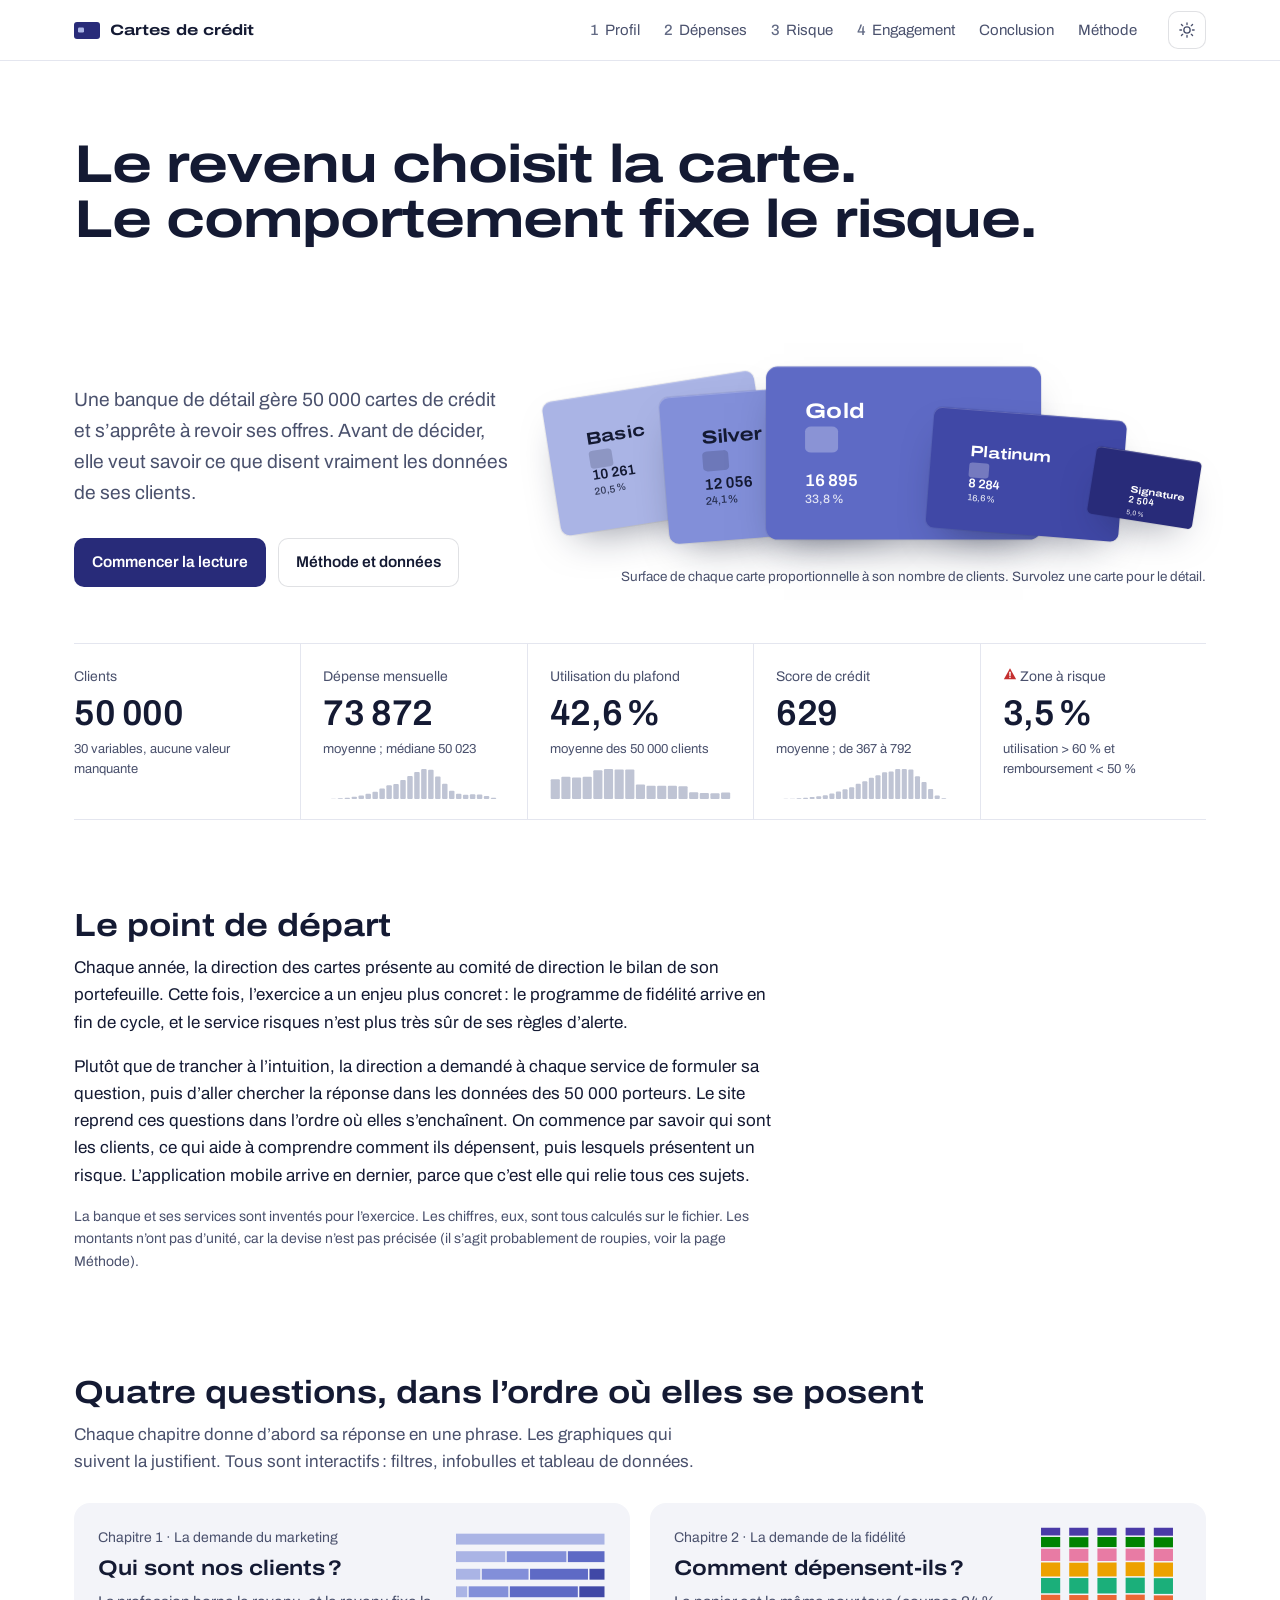
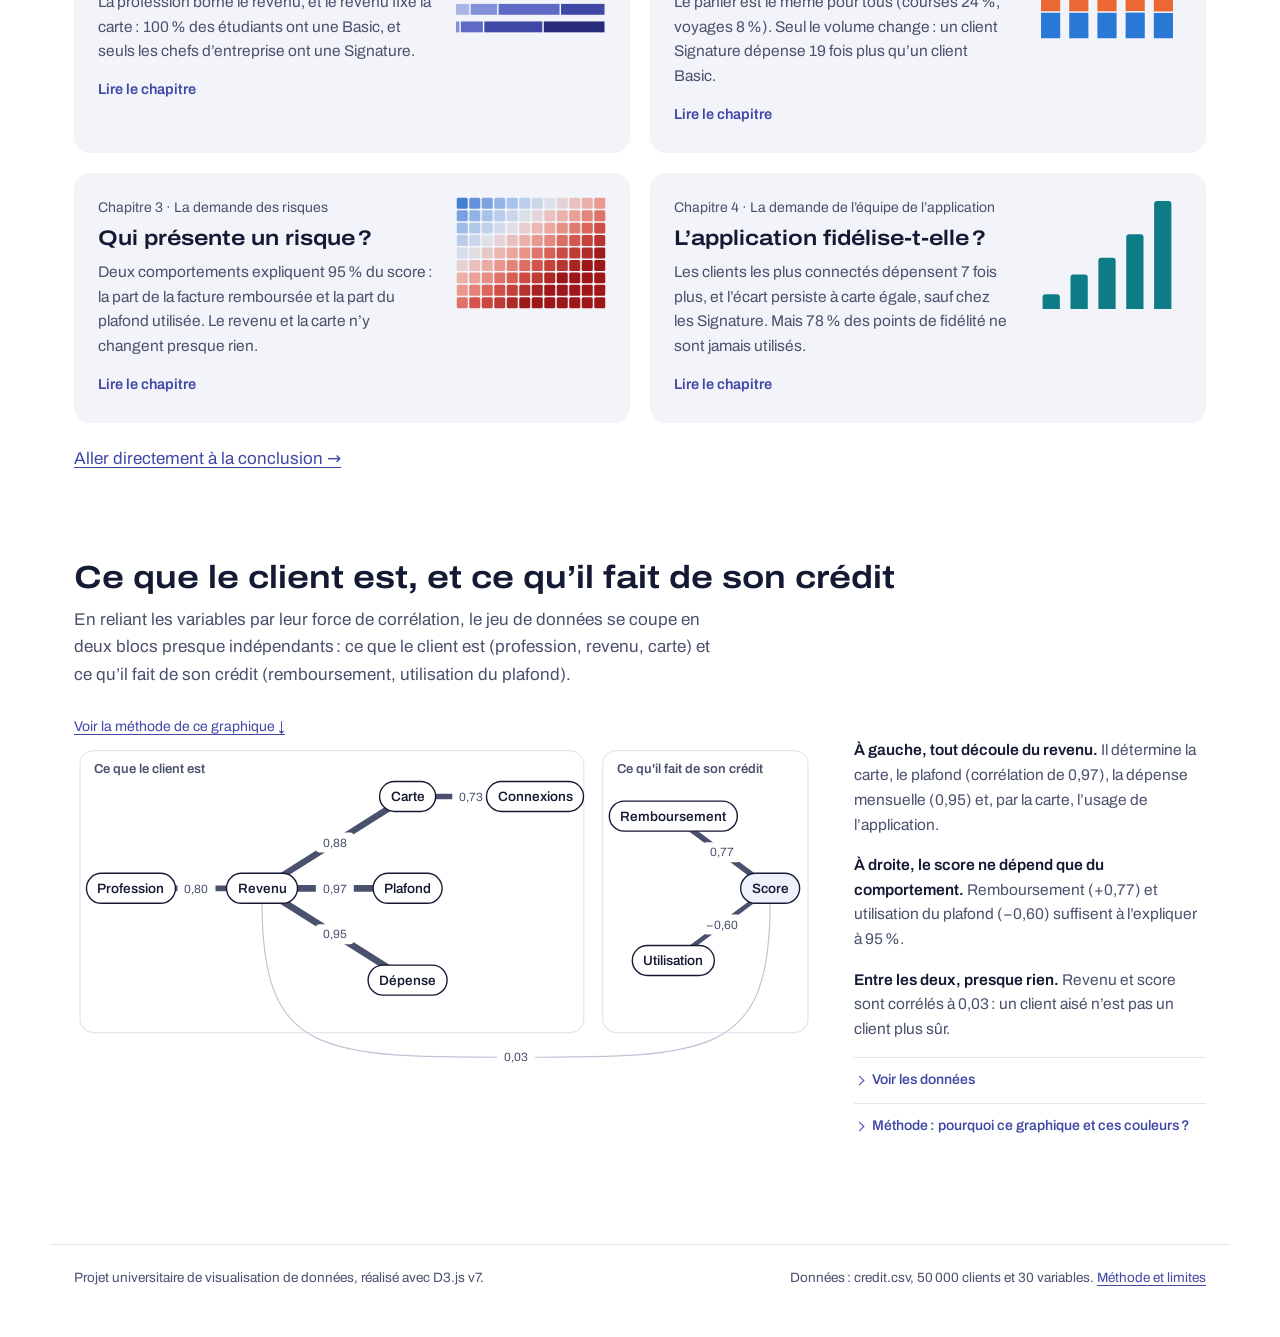
<file: index.html>
<!doctype html>
<html lang="fr">
<head>
<meta charset="utf-8">
<meta name="viewport" content="width=device-width, initial-scale=1">
<title>Cartes de crédit : 50 000 clients en données</title>
<meta name="description" content="Projet de visualisation de données (D3.js) : profil, dépenses, risque de crédit et engagement de 50 000 porteurs de carte.">
<script>try{var t=localStorage.getItem("cc-theme");if(t)document.documentElement.dataset.theme=t}catch(e){}</script>
<link rel="icon" href="data:image/svg+xml,%3Csvg xmlns='http://www.w3.org/2000/svg' viewBox='0 0 32 32'%3E%3Crect x='1' y='6' width='30' height='20' rx='3.5' fill='%23282b79'/%3E%3Crect x='5' y='12' width='7' height='6' rx='1.4' fill='%23aab4e5'/%3E%3C/svg%3E">
<link rel="stylesheet" href="assets/css/style.css">
</head>
<body>
<a class="skip" href="#contenu">Aller au contenu</a>
<header class="site-header">
  <div class="inner">
    <a class="brand" href="index.html" aria-current="page">
      <svg viewBox="0 0 26 17" aria-hidden="true"><rect class="mark-body" width="26" height="17" rx="3"/><rect class="mark-chip" x="4" y="5.5" width="6" height="5" rx="1.2"/></svg>
      <span>Cartes de crédit</span>
    </a>
    <nav class="chapters" aria-label="Chapitres">
      <a href="profil.html"><span class="n">1</span><span>Profil</span></a>
      <a href="depenses.html"><span class="n">2</span><span>Dépenses</span></a>
      <a href="risque.html"><span class="n">3</span><span>Risque</span></a>
      <a href="engagement.html"><span class="n">4</span><span>Engagement</span></a>
      <a href="conclusion.html">Conclusion</a>
      <a href="methodologie.html">Méthode</a>
    </nav>
    <button class="theme-toggle" type="button" aria-label="Changer de thème">
      <svg class="sun" viewBox="0 0 24 24" fill="none" stroke="currentColor" stroke-width="1.8" stroke-linecap="round" aria-hidden="true"><circle cx="12" cy="12" r="4.2"/><path d="M12 2.5v2.2M12 19.3v2.2M4.6 4.6l1.6 1.6M17.8 17.8l1.6 1.6M2.5 12h2.2M19.3 12h2.2M4.6 19.4l1.6-1.6M17.8 6.2l1.6-1.6"/></svg>
      <svg class="moon" viewBox="0 0 24 24" fill="none" stroke="currentColor" stroke-width="1.8" stroke-linejoin="round" aria-hidden="true"><path d="M20 14.5A8.5 8.5 0 0 1 9.5 4a8.5 8.5 0 1 0 10.5 10.5Z"/></svg>
    </button>
  </div>
</header>

<main id="contenu">
  <section class="hero" aria-labelledby="titre">
    <h1 id="titre"><span>Le revenu choisit la carte.</span><span>Le comportement fixe le risque.</span></h1>
    <div class="hero-body">
      <div class="hero-text">
        <p class="lead">Une banque de détail gère 50&nbsp;000 cartes de crédit et s’apprête à revoir ses offres. Avant de décider, elle veut savoir ce que disent vraiment les données de ses clients.</p>
        <div class="actions">
          <a class="btn" href="profil.html">Commencer la lecture</a>
          <a class="btn ghost" href="methodologie.html">Méthode et données</a>
        </div>
      </div>
      <figure class="fan-wrap">
        <div class="fan" id="fan" role="list" aria-label="Répartition des clients par type de carte"></div>
        <figcaption class="fan-caption">Surface de chaque carte proportionnelle à son nombre de clients. Survolez une carte pour le détail.</figcaption>
      </figure>
    </div>
  </section>

  <div class="kpis-wrap">
    <div class="kpis" id="kpis" aria-label="Indicateurs clés"></div>
  </div>

  <section class="home-section" aria-labelledby="t-contexte">
    <h2 id="t-contexte">Le point de départ</h2>
    <div style="max-width:70ch">
      <p>Chaque année, la direction des cartes présente au comité de direction le bilan de son portefeuille. Cette fois, l’exercice a un enjeu plus concret&#8239;: le programme de fidélité arrive en fin de cycle, et le service risques n’est plus très sûr de ses règles d’alerte.</p>
      <p>Plutôt que de trancher à l’intuition, la direction a demandé à chaque service de formuler sa question, puis d’aller chercher la réponse dans les données des 50&nbsp;000 porteurs. Le site reprend ces questions dans l’ordre où elles s’enchaînent. On commence par savoir qui sont les clients, ce qui aide à comprendre comment ils dépensent, puis lesquels présentent un risque. L’application mobile arrive en dernier, parce que c’est elle qui relie tous ces sujets.</p>
      <p style="color:var(--ink-2);font-size:14px">La banque et ses services sont inventés pour l’exercice. Les chiffres, eux, sont tous calculés sur le fichier. Les montants n’ont pas d’unité, car la devise n’est pas précisée (il s’agit probablement de roupies, voir la page Méthode).</p>
    </div>
  </section>

  <section class="home-section" aria-labelledby="t-chapitres">
    <h2 id="t-chapitres">Quatre questions, dans l’ordre où elles se posent</h2>
    <p class="dek">Chaque chapitre donne d’abord sa réponse en une phrase. Les graphiques qui suivent la justifient. Tous sont interactifs&#8239;: filtres, infobulles et tableau de données.</p>
    <div class="chapter-list">
      <a class="chapter-tile" href="profil.html">
        <div>
          <div class="k">Chapitre 1 · La demande du marketing</div>
          <h3>Qui sont nos clients&#8239;?</h3>
          <p>La profession borne le revenu, et le revenu fixe la carte&#8239;: 100&#8239;% des étudiants ont une Basic, et seuls les chefs d’entreprise ont une Signature.</p>
          <span class="go">Lire le chapitre</span>
        </div>
        <svg class="mini" id="mini-profil" aria-hidden="true"></svg>
      </a>
      <a class="chapter-tile" href="depenses.html">
        <div>
          <div class="k">Chapitre 2 · La demande de la fidélité</div>
          <h3>Comment dépensent-ils&#8239;?</h3>
          <p>Le panier est le même pour tous (courses 24&#8239;%, voyages 8&#8239;%). Seul le volume change&#8239;: un client Signature dépense 19 fois plus qu’un client Basic.</p>
          <span class="go">Lire le chapitre</span>
        </div>
        <svg class="mini" id="mini-depenses" aria-hidden="true"></svg>
      </a>
      <a class="chapter-tile" href="risque.html">
        <div>
          <div class="k">Chapitre 3 · La demande des risques</div>
          <h3>Qui présente un risque&#8239;?</h3>
          <p>Deux comportements expliquent 95&#8239;% du score&#8239;: la part de la facture remboursée et la part du plafond utilisée. Le revenu et la carte n’y changent presque rien.</p>
          <span class="go">Lire le chapitre</span>
        </div>
        <svg class="mini" id="mini-risque" aria-hidden="true"></svg>
      </a>
      <a class="chapter-tile" href="engagement.html">
        <div>
          <div class="k">Chapitre 4 · La demande de l’équipe de l’application</div>
          <h3>L’application fidélise-t-elle&#8239;?</h3>
          <p>Les clients les plus connectés dépensent 7 fois plus, et l’écart persiste à carte égale, sauf chez les Signature. Mais 78&#8239;% des points de fidélité ne sont jamais utilisés.</p>
          <span class="go">Lire le chapitre</span>
        </div>
        <svg class="mini" id="mini-engagement" aria-hidden="true"></svg>
      </a>
    </div>
    <p style="margin:22px 0 0"><a href="conclusion.html">Aller directement à la conclusion →</a></p>
  </section>

  <section class="home-section" aria-labelledby="t-synthese">
    <h2 id="t-synthese">Ce que le client est, et ce qu’il fait de son crédit</h2>
    <p class="dek">En reliant les variables par leur force de corrélation, le jeu de données se coupe en deux blocs presque indépendants&#8239;: ce que le client est (profession, revenu, carte) et ce qu’il fait de son crédit (remboursement, utilisation du plafond).</p>
      <p class="lien-methode" style="margin:8px 0 0;font-size:14px"><a href="#methode-1" data-methode>Voir la méthode de ce graphique ↓</a></p>
    <div class="synthesis">
      <figure style="margin:0">
        <div class="chart" id="diagramme"></div>
      </figure>
      <div class="notes">
        <p><strong>À gauche, tout découle du revenu.</strong> Il détermine la carte, le plafond (corrélation de 0,97), la dépense mensuelle (0,95) et, par la carte, l’usage de l’application.</p>
        <p><strong>À droite, le score ne dépend que du comportement.</strong> Remboursement (+0,77) et utilisation du plafond (−0,60) suffisent à l’expliquer à 95&#8239;%.</p>
        <p><strong>Entre les deux, presque rien.</strong> Revenu et score sont corrélés à 0,03&#8239;: un client aisé n’est pas un client plus sûr.</p>
        <details class="more" data-table="t-diagramme">
          <summary>Voir les données</summary>
          <div class="body"></div>
        </details>
        <details class="more why" id="methode-1"><summary>Méthode&#8239;: pourquoi ce graphique et ces couleurs&#8239;?</summary><div class="body">
    <div class="table-wrap"><table class="data methode">
    <caption class="sr-only">Encodage du graphique</caption>
    <thead><tr><th scope="col">Donnée</th><th scope="col">Type de variable</th><th scope="col">Variable visuelle (Bertin)</th><th scope="col" class="c">Rang de Mackinlay</th></tr></thead>
    <tbody>
<tr><th scope="row">Variables du jeu de données</th><td>Nominale</td><td>Position des nœuds, en deux blocs encadrés</td><td class="c">1</td></tr>
<tr><th scope="row">Force du lien (corrélation)</th><td>Quantitative</td><td>Épaisseur du trait, lue comme une longueur (taille chez Bertin), doublée du chiffre écrit</td><td class="c">2 (longueur)</td></tr>
    </tbody></table></div>
    <div class="table-wrap" style="margin-top:14px"><table class="data methode">
    <caption class="sr-only">Choix du graphique</caption>
    <tbody>
<tr><th scope="row">Graphique retenu</th><td>Un diagramme de liens à disposition fixe. Il montre que les variables forment deux blocs presque indépendants.</td></tr>
<tr><th scope="row">Graphiques écartés</th><td>La matrice de corrélation est précise mais elle ne fait pas apparaître les deux blocs. Elle reste au chapitre 3. Un réseau placé automatiquement changerait de forme à chaque chargement.</td></tr>
<tr><th scope="row">Couleurs</th><td>Aucune couleur de données. Seul le lien presque nul entre revenu et score est en gris clair.</td></tr>
    </tbody></table></div>
    <p class="source" style="margin-top:14px">Calculs et choix détaillés sur la page Méthode&#8239;: <a href="methodologie.html#m-stats">méthodes statistiques</a>, <a href="methodologie.html#m-variables">variables visuelles</a>, <a href="methodologie.html#m-choix">graphiques retenus et écartés</a>.</p>
    </div></details>
      </div>
    </div>
  </section>

</main>

<footer class="site-footer">
  <p>Projet universitaire de visualisation de données, réalisé avec D3.js v7.</p>
  <p>Données&#8239;: credit.csv, 50&#8239;000 clients et 30 variables. <a href="methodologie.html">Méthode et limites</a></p>
</footer>

<script src="assets/js/d3.v7.min.js"></script>
<script src="data/donnees.js"></script>
<script src="assets/js/commun.js"></script>
<script src="assets/js/accueil.js"></script>
<script>
/* Lien « Voir la méthode » : ouvre le volet du graphique et le fait défiler à l'écran. */
(function(){
  function ouvrir(id, defiler){
    var d = document.getElementById(id);
    if (!d || d.tagName !== "DETAILS") return false;
    d.open = true;
    if (defiler) {
      var calme = window.matchMedia && matchMedia("(prefers-reduced-motion: reduce)").matches;
      d.scrollIntoView({behavior: calme ? "auto" : "smooth", block: "start"});
      var s = d.querySelector("summary"); if (s) s.focus({preventScroll: true});
    }
    return true;
  }
  document.addEventListener("click", function(e){
    var a = e.target.closest && e.target.closest("a[data-methode]");
    if (!a) return;
    if (ouvrir(a.getAttribute("href").slice(1), true)) {
      e.preventDefault();
      try { history.replaceState(null, "", a.getAttribute("href")); } catch(_) {}
    }
  });
  if (location.hash) ouvrir(location.hash.slice(1), false);
})();
</script>
</body>
</html>
</file>
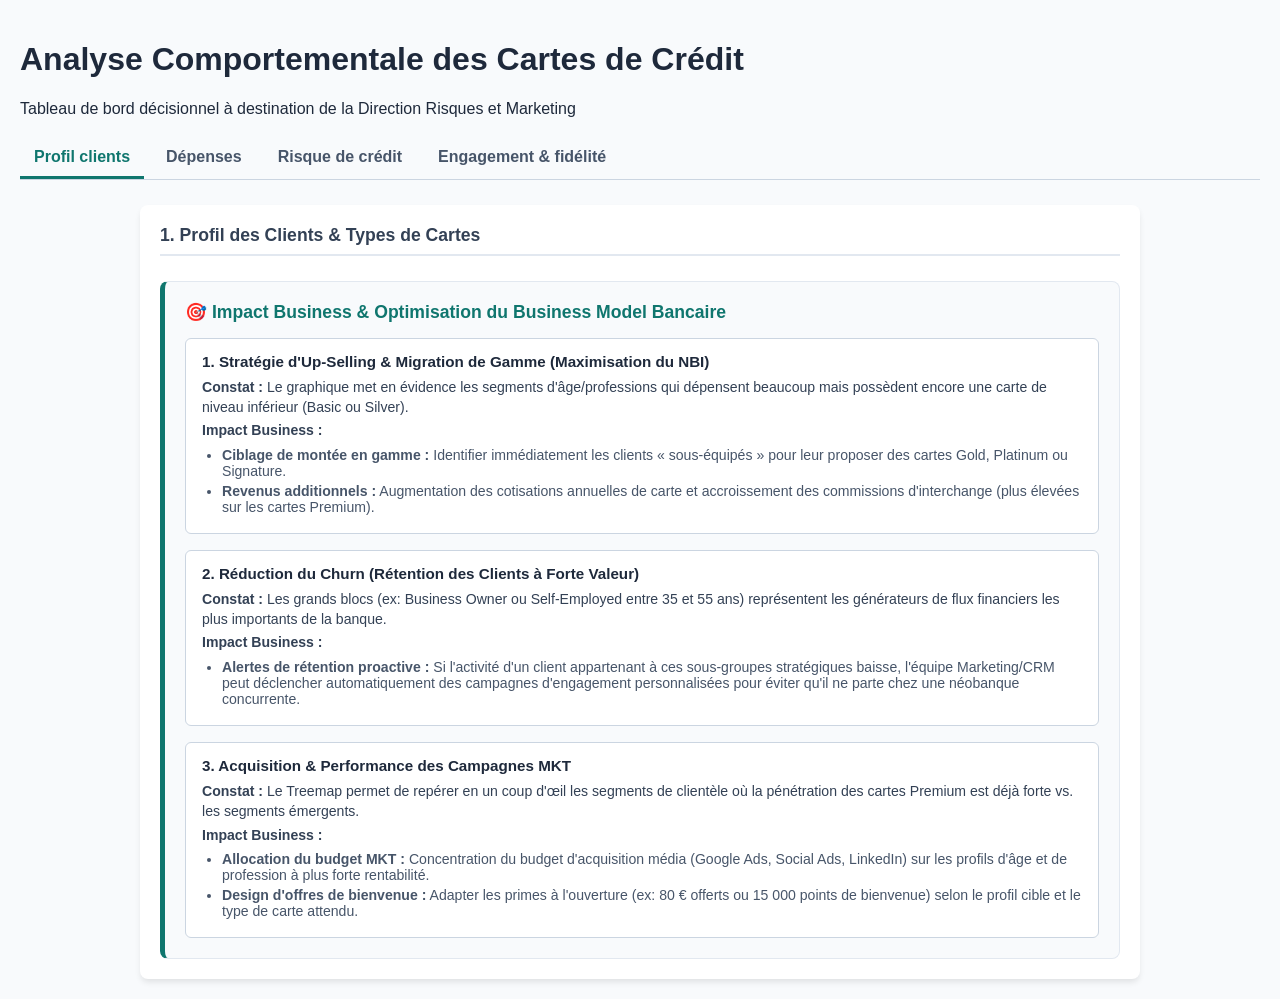
<file: Base_Version1/index.html>
<!DOCTYPE html>
<html lang="fr">
<head>
  <meta charset="UTF-8">
  <meta name="viewport" content="width=device-width, initial-scale=1.0">
  <title>Banque X — Tableau de bord Comportement Clients</title>
  <link rel="stylesheet" href="css/style.css">
  <!-- D3.js v7 CDN -->
  <script src="https://d3js.org/d3.v7.min.js"></script>
</head>
<body>
  <header>
    <h1>Analyse Comportementale des Cartes de Crédit</h1>
    <p>Tableau de bord décisionnel à destination de la Direction Risques et Marketing</p>
    <nav class="chart-navigation" aria-label="Navigation des graphiques">
      <a href="#profil" data-page-link>Profil clients</a>
      <a href="#depenses" data-page-link>Dépenses</a>
      <a href="#risque" data-page-link>Risque de crédit</a>
      <a href="#fidelite" data-page-link>Engagement & fidélité</a>
    </nav>
  </header>

  <main class="page-content">
    <!-- Graphique 1 -->
    <section class="card chart-page" id="profil">
      <h2>1. Profil des Clients & Types de Cartes</h2>
      <div id="filter-container-1"></div>
      <div id="chart-profile"></div>
      <!-- Bloc d'impact Business pour le Directeur Marketing -->
<div class="business-impact-card">
  <h3>🎯 Impact Business & Optimisation du Business Model Bancaire</h3>
  
  <div class="impact-grid">
    <!-- Point 1 -->
    <div class="impact-item">
      <h4>1. Stratégie d'Up-Selling & Migration de Gamme (Maximisation du NBI)</h4>
      <p><strong>Constat :</strong> Le graphique met en évidence les segments d'âge/professions qui dépensent beaucoup mais possèdent encore une carte de niveau inférieur (Basic ou Silver).</p>
      <p><strong>Impact Business :</strong></p>

      <ul>
        <li><strong>Ciblage de montée en gamme :</strong> Identifier immédiatement les clients « sous-équipés » pour leur proposer des cartes Gold, Platinum ou Signature.</li>
        <li><strong>Revenus additionnels :</strong> Augmentation des cotisations annuelles de carte et accroissement des commissions d'interchange (plus élevées sur les cartes Premium).</li>
      </ul>
    </div>

    <!-- Point 2 -->
    <div class="impact-item">
      <h4>2. Réduction du Churn (Rétention des Clients à Forte Valeur)</h4>
      <p><strong>Constat :</strong> Les grands blocs (ex: Business Owner ou Self-Employed entre 35 et 55 ans) représentent les générateurs de flux financiers les plus importants de la banque.</p>
      <p><strong>Impact Business :</strong></p>

      <ul>
        <li><strong>Alertes de rétention proactive :</strong> Si l'activité d'un client appartenant à ces sous-groupes stratégiques baisse, l'équipe Marketing/CRM peut déclencher automatiquement des campagnes d'engagement personnalisées pour éviter qu'il ne parte chez une néobanque concurrente.</li>
      </ul>
    </div>

    <!-- Point 3 -->
    <div class="impact-item">
      <h4>3. Acquisition & Performance des Campagnes MKT</h4>
      <p><strong>Constat :</strong> Le Treemap permet de repérer en un coup d'œil les segments de clientèle où la pénétration des cartes Premium est déjà forte vs. les segments émergents.</p>
      <p><strong>Impact Business :</strong></p>

      <ul>
        <li><strong>Allocation du budget MKT :</strong> Concentration du budget d'acquisition média (Google Ads, Social Ads, LinkedIn) sur les profils d'âge et de profession à plus forte rentabilité.</li>
        <li><strong>Design d'offres de bienvenue :</strong> Adapter les primes à l'ouverture (ex: 80 € offerts ou 15 000 points de bienvenue) selon le profil cible et le type de carte attendu.</li>
      </ul>
    </div>
  </div>
</div>
    </section>

    <!-- Graphique 2 -->
    <section class="card chart-page" id="depenses" hidden>
      <h2>2. Répartition des Dépenses par Catégorie</h2>
      <div id="filter-container-2"></div>
      <div id="chart-spending"></div>
      <!-- Bloc d'impact Business Marketing -->
<div class="business-impact-card">
  <h3>🤝 Partenariats Stratégiques & Personnalisation de l'Expérience Client</h3>
  
  <div class="impact-grid">
    <div class="impact-item">
      <h4>1. Négociation d'Affiliation & Offres Cashback sur Mesure</h4>
      <p><strong>Constat :</strong> Le donut interactif permet de croiser instantanément le type de carte, la tranche d'âge et le genre pour identifier les dépenses dominantes d'un segment précis (ex: prédominance du <em>Online Shopping</em> chez les jeunes vs <em>Travel/Dining</em> sur les cartes Premium).</p>
      <p><strong>Impact Business :</strong></p>
      <ul>
        <li><strong>Partenariats e-commerce & retail :</strong> Négocier des taux de commission d'affiliation préférentiels (3 % à 5 %) avec des enseignes partenaires clés sur les catégories prioritaires du segment ciblé.</li>
        <li><strong>Activation de carte :</strong> Lancer des opérations de cashback temporaires (ex: 5 % remboursés sur les supermarchés ou le carburant) pour stimuler le taux d'activation et l'usage quotidien des cartes à faible fréquence.</li>
      </ul>
    </div>

    <div class="impact-item">
      <h4>2. Co-Branding & Avantages Exclusifs par Profil Client</h4>
      <p><strong>Constat :</strong> L'analyse combinée (filtres Genre/Âge/Carte) révèle la concentration des budgets sur des postes stratégiques comme les voyages, la restauration ou le divertissement.</p>
      <p><strong>Impact Business :</strong></p>
      <ul>
        <li><strong>Accords Compagnies Aériennes & Hôtellerie :</strong> Justifier la création de cartes co-brandées (miles multipliés, accès salons) auprès de partenaires stratégiques en démontrant le volume d'achat déjà existant de nos clients.</li>
        <li><strong>Optimisation des campagnes d'acquisition :</strong> Ajuster les budgets d'acquisition média (LinkedIn, Google Ads, Social Ads) et les primes de bienvenue (ex: bons d'achat ou points de fidélité) en fonction des centres d'intérêt réels de chaque profil.</li>
      </ul>
    </div>

    <div class="impact-item">
      <h4>3. Hyper-Personnalisation de l'App Mobile (Cas d'Usage Banco Inter)</h4>
      <p><strong>Constat :</strong> La répartition des dépenses varie radicalement selon le profil sociodémographique, ce qui permet d'identifier la catégorie phare de chaque segment.</p>
      <p><strong>Impact Business :</strong> Personnaliser en temps réel le carrousel d'offres et de Gift Cards sur l'application bancaire selon le segment de l'utilisateur :</p>
      <ul>
        <li><strong>Profil Actifs (Employés / Cadres) :</strong> Dépenses en <em>Fuel</em> et <em>Utility Bills</em> -> Proposer automatiquement des cashbacks sur les factures récurrentes et les stations-services.</li>
      </ul>
    </div>
  </div>
</div>
    </section>

    <!-- Graphique 3 -->
    <section class="card chart-page" id="risque" hidden>
      <h2>3. Matrice de Risque de Crédit</h2>
      <div id="chart-risk"></div>
      <section class="card">
  <!-- Bloc d'impact Business & Pertinence Métier -->
  <div class="business-impact-card">
    <h3>💡 Actions Stratégiques & Opérationnelles</h3>

    <!-- Point 1 -->
    <div class="impact-item">
      <h4>1. Restructuration Proactive & Réduction des Impayés</h4>
      <p><strong>Constat :</strong> La matrice croise la dépense mensuelle (<code>Monthly_Spending</code>) et le ratio de remboursement (<code>Payment_Ratio</code>), ce qui permet d'isoler instantanément les clients situés dans la zone de vulnérabilité (<code>Payment_Ratio</code> &le; 30 %) et de les associér au volume réel de dette engagée (taille de la bulle) ainsi qu'au score de crédit (couleur).</p>
      <p><strong>Impact Business :</strong></p>
      <ul>
        <li><strong>Notifications préventives in-app :</strong> Déclencher des alertes automatisées proposant un étalement personnalisé des mensualités avant échéance pour limiter le risque de défaut de paiement.</li>
        <li><strong>Consolidation de dette :</strong> Proposer des options de micro-crédit ou des solutions de refinancement à taux réajusté afin de remplacer des crédits renouvelables coûteux par des échéances stables et prévisibles.</li>
      </ul>
    </div>

    <!-- Point 2 -->
    <div class="impact-item">
      <h4>2. Plafonnement Dynamique des Limites & Gestion du Risque</h4>
      <p><strong>Constat :</strong> Le filtre dynamique par score de crédit maximal ajuste le compteur de clients vulnérables en temps réel, en mettant en avant les profils combinant forte utilisation du découvert/crédit et historique de paiement fragile.</p>
      <p><strong>Impact Business :</strong></p>
      <ul>
        <li><strong>Pilotage automatique du risque :</strong> Ajuster et réduire progressivement les plafonds de retrait d'espèces (<code>Cash_Advance_Amount</code>) et les autorisations de dépenses des profils très exposés, sans bloquer leurs opérations essentielles au quotidien.</li>
        <li><strong>Optimisation des provisions :</strong> Rationaliser l'allocation de capital et les provisions pour créances douteuses grâce à un comptage précis et dynamique des clients en zone critique.</li>
      </ul>
    </div>

    <!-- Point 3 -->
    <div class="impact-item">
      <h4>3. Éducation Financière Hyper-Personnalisée & Engagement</h4>
      <p><strong>Constat :</strong> Le graphique visualise la transition entre les profils sains (forts remboursants / scores élevés) et les clients sous pression financière (faibles remboursants / scores dégradés).</p>
      <p><strong>Impact Business :</strong></p>
      <ul>
        <li><strong>Parcours d'accompagnement in-app :</strong> Recommander des modules ludiques de gestion budgétaire dans l'application mobile pour les utilisateurs situés en zone d'alerte, tout en récompensant leur assainissement financier par des avantages progressifs.</li>
        <li><strong>Up-sell ciblé pour les profils sains :</strong> Pour le segment affichant un taux de remboursement élevé (&gt; 60 %) et un faible risque, automatiser les propositions de rehaussement de plafond de crédit (<code>Credit_Limit</code>) ainsi que l'accès à des services premium.</li>
      </ul>
    </div>
  </div>
</section>
    </section>

    <!-- Graphique 4 -->
    <section class="card chart-page" id="fidelite" hidden>
      <h2>4. Engagement App & Programmes de Fidélité</h2>
      <div id="chart-loyalty"></div>
    </section>
  </main>

  <script src="js/main.js"></script>
  <script src="js/chart1_profile.js"></script>
  <script src="js/chart2_spending.js"></script>
  <script src="js/chart3_risk.js"></script>
  <script src="js/chart4_loyalty.js"></script>
</body>
</html>
</file>
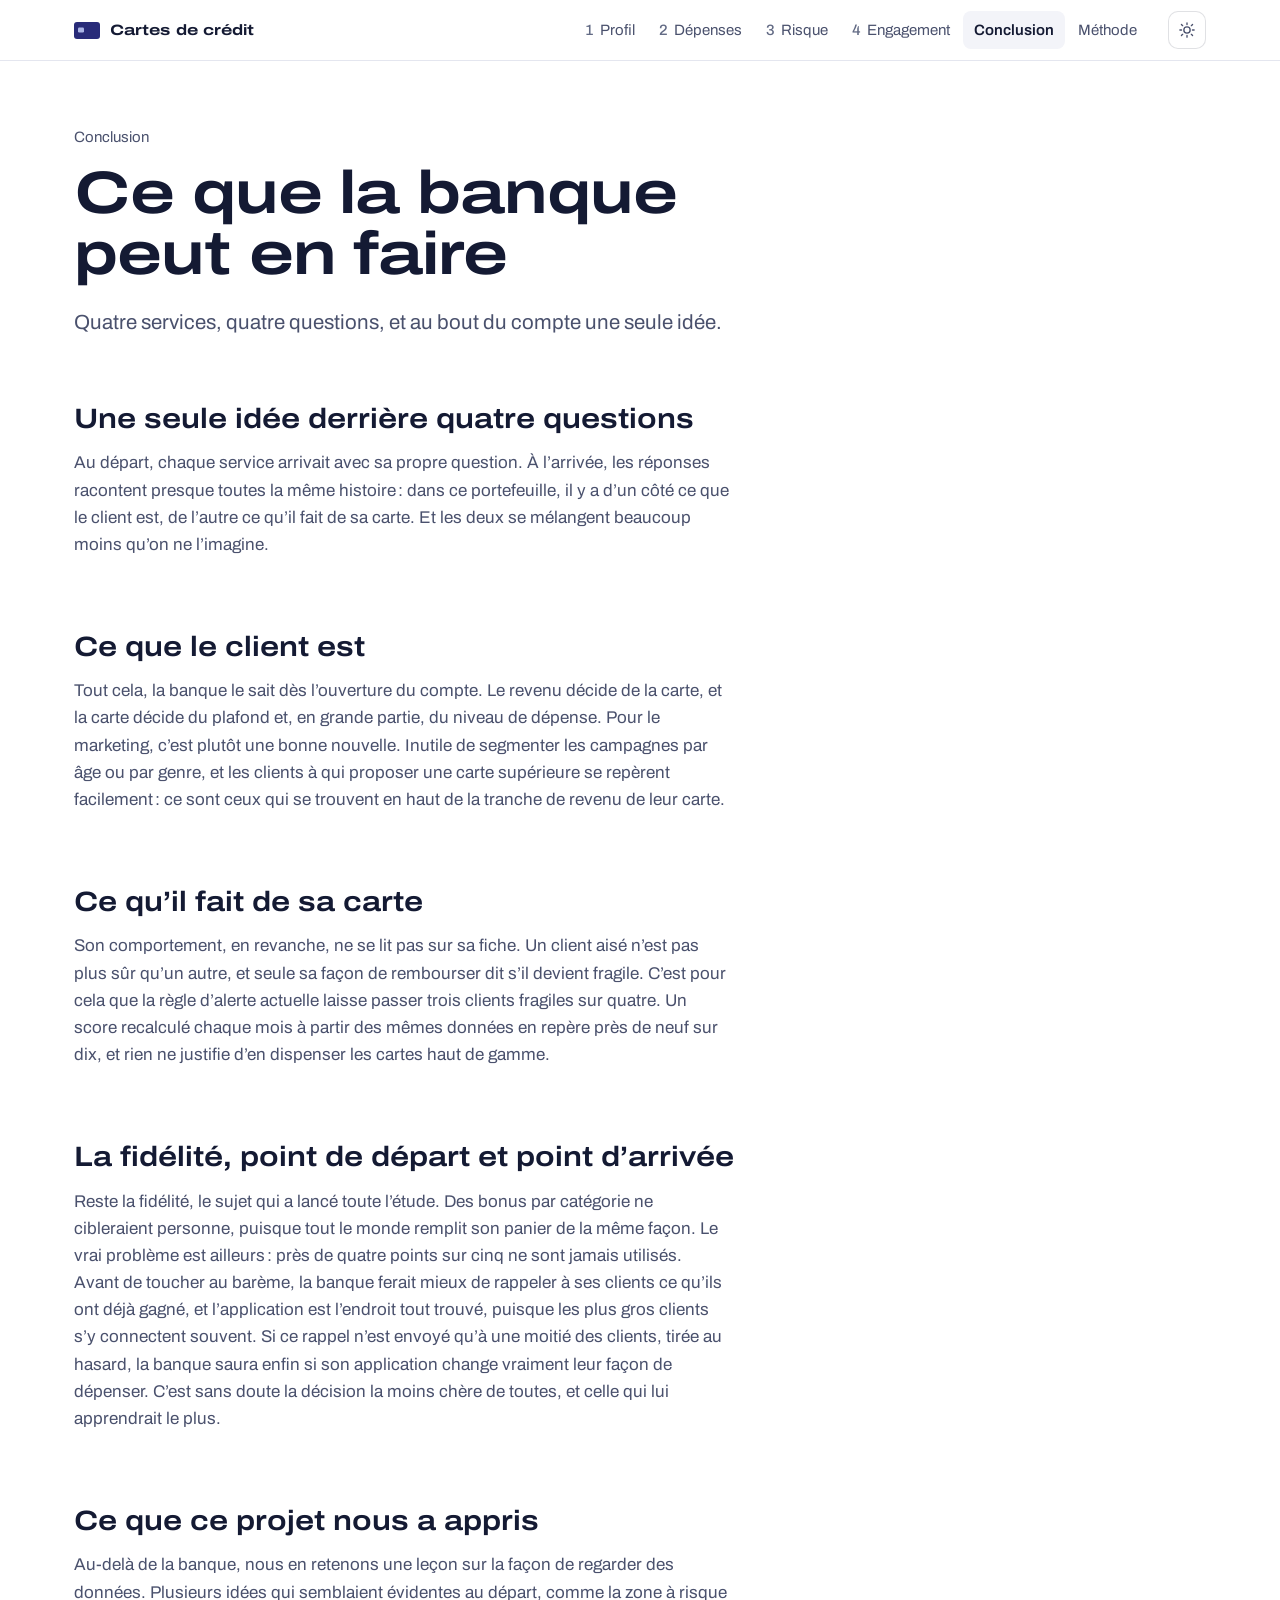
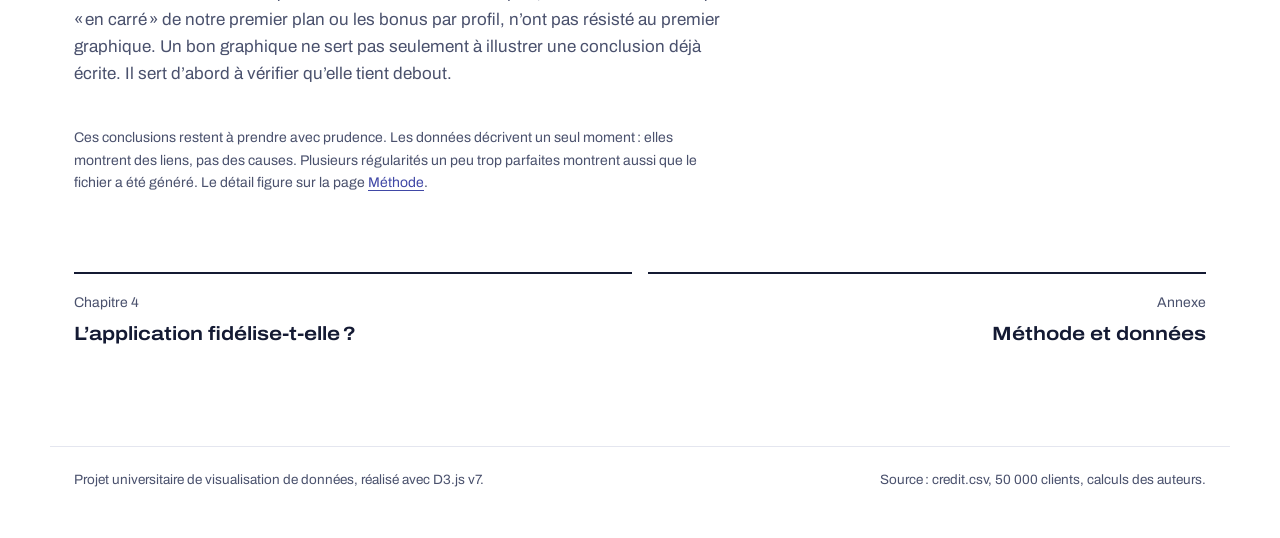
<file: conclusion.html>
<!doctype html>
<html lang="fr">
<head>
<meta charset="utf-8">
<meta name="viewport" content="width=device-width, initial-scale=1">
<title>Conclusion · Cartes de crédit</title>
<meta name="description" content="Conclusion : ce que les quatre chapitres apprennent à la banque, et ce que le projet nous a appris.">
<script>try{var t=localStorage.getItem("cc-theme");if(t)document.documentElement.dataset.theme=t}catch(e){}</script>
<link rel="icon" href="data:image/svg+xml,%3Csvg xmlns='http://www.w3.org/2000/svg' viewBox='0 0 32 32'%3E%3Crect x='1' y='6' width='30' height='20' rx='3.5' fill='%23282b79'/%3E%3Crect x='5' y='12' width='7' height='6' rx='1.4' fill='%23aab4e5'/%3E%3C/svg%3E">
<link rel="stylesheet" href="assets/css/style.css">
</head>
<body data-sans-donnees>
<a class="skip" href="#contenu">Aller au contenu</a>
<header class="site-header">
  <div class="inner">
    <a class="brand" href="index.html">
      <svg viewBox="0 0 26 17" aria-hidden="true"><rect class="mark-body" width="26" height="17" rx="3"/><rect class="mark-chip" x="4" y="5.5" width="6" height="5" rx="1.2"/></svg>
      <span>Cartes de crédit</span>
    </a>
    <nav class="chapters" aria-label="Chapitres">
      <a href="profil.html"><span class="n">1</span><span>Profil</span></a>
      <a href="depenses.html"><span class="n">2</span><span>Dépenses</span></a>
      <a href="risque.html"><span class="n">3</span><span>Risque</span></a>
      <a href="engagement.html"><span class="n">4</span><span>Engagement</span></a>
      <a href="conclusion.html" aria-current="page">Conclusion</a>
      <a href="methodologie.html">Méthode</a>
    </nav>
    <button class="theme-toggle" type="button" aria-label="Changer de thème">
      <svg class="sun" viewBox="0 0 24 24" fill="none" stroke="currentColor" stroke-width="1.8" stroke-linecap="round" aria-hidden="true"><circle cx="12" cy="12" r="4.2"/><path d="M12 2.5v2.2M12 19.3v2.2M4.6 4.6l1.6 1.6M17.8 17.8l1.6 1.6M2.5 12h2.2M19.3 12h2.2M4.6 19.4l1.6-1.6M17.8 6.2l1.6-1.6"/></svg>
      <svg class="moon" viewBox="0 0 24 24" fill="none" stroke="currentColor" stroke-width="1.8" stroke-linejoin="round" aria-hidden="true"><path d="M20 14.5A8.5 8.5 0 0 1 9.5 4a8.5 8.5 0 1 0 10.5 10.5Z"/></svg>
    </button>
  </div>
</header>

<main id="contenu">
  <header class="chapter-head">
    <p class="kicker">Conclusion</p>
    <h1>Ce que la banque peut en faire</h1>
    <p class="lead">Quatre services, quatre questions, et au bout du compte une seule idée.</p>
  </header>

  <div class="prose">
    <section aria-labelledby="c-0">
      <h2 id="c-0">Une seule idée derrière quatre questions</h2>
      <p>Au départ, chaque service arrivait avec sa propre question. À l’arrivée, les réponses racontent presque toutes la même histoire&#8239;: dans ce portefeuille, il y a d’un côté ce que le client est, de l’autre ce qu’il fait de sa carte. Et les deux se mélangent beaucoup moins qu’on ne l’imagine.</p>
    </section>
    <section class="block" aria-labelledby="c-1">
      <h2 id="c-1">Ce que le client est</h2>
      <p>Tout cela, la banque le sait dès l’ouverture du compte. Le revenu décide de la carte, et la carte décide du plafond et, en grande partie, du niveau de dépense. Pour le marketing, c’est plutôt une bonne nouvelle. Inutile de segmenter les campagnes par âge ou par genre, et les clients à qui proposer une carte supérieure se repèrent facilement&#8239;: ce sont ceux qui se trouvent en haut de la tranche de revenu de leur carte.</p>
    </section>
    <section class="block" aria-labelledby="c-2">
      <h2 id="c-2">Ce qu’il fait de sa carte</h2>
      <p>Son comportement, en revanche, ne se lit pas sur sa fiche. Un client aisé n’est pas plus sûr qu’un autre, et seule sa façon de rembourser dit s’il devient fragile. C’est pour cela que la règle d’alerte actuelle laisse passer trois clients fragiles sur quatre. Un score recalculé chaque mois à partir des mêmes données en repère près de neuf sur dix, et rien ne justifie d’en dispenser les cartes haut de gamme.</p>
    </section>
    <section class="block" aria-labelledby="c-3">
      <h2 id="c-3">La fidélité, point de départ et point d’arrivée</h2>
      <p>Reste la fidélité, le sujet qui a lancé toute l’étude. Des bonus par catégorie ne cibleraient personne, puisque tout le monde remplit son panier de la même façon. Le vrai problème est ailleurs&#8239;: près de quatre points sur cinq ne sont jamais utilisés. Avant de toucher au barème, la banque ferait mieux de rappeler à ses clients ce qu’ils ont déjà gagné, et l’application est l’endroit tout trouvé, puisque les plus gros clients s’y connectent souvent. Si ce rappel n’est envoyé qu’à une moitié des clients, tirée au hasard, la banque saura enfin si son application change vraiment leur façon de dépenser. C’est sans doute la décision la moins chère de toutes, et celle qui lui apprendrait le plus.</p>
    </section>
    <section class="block" aria-labelledby="c-4">
      <h2 id="c-4">Ce que ce projet nous a appris</h2>
      <p>Au-delà de la banque, nous en retenons une leçon sur la façon de regarder des données. Plusieurs idées qui semblaient évidentes au départ, comme la zone à risque «&#8239;en carré&#8239;» de notre premier plan ou les bonus par profil, n’ont pas résisté au premier graphique. Un bon graphique ne sert pas seulement à illustrer une conclusion déjà écrite. Il sert d’abord à vérifier qu’elle tient debout.</p>
    </section>
    <p style="font-size:14px;margin-top:40px">Ces conclusions restent à prendre avec prudence. Les données décrivent un seul moment&#8239;: elles montrent des liens, pas des causes. Plusieurs régularités un peu trop parfaites montrent aussi que le fichier a été généré. Le détail figure sur la page <a href="methodologie.html">Méthode</a>.</p>
  </div>

  <nav class="chapter-nav" aria-label="Chapitres précédent et suivant">
    <a href="engagement.html"><small>Chapitre 4</small><strong>L’application fidélise-t-elle&#8239;?</strong></a>
    <a class="next" href="methodologie.html"><small>Annexe</small><strong>Méthode et données</strong></a>
  </nav>
</main>

<footer class="site-footer">
  <p>Projet universitaire de visualisation de données, réalisé avec D3.js v7.</p>
  <p>Source&#8239;: credit.csv, 50&nbsp;000 clients, calculs des auteurs.</p>
</footer>

<script src="assets/js/commun.js"></script>
</body>
</html>
</file>
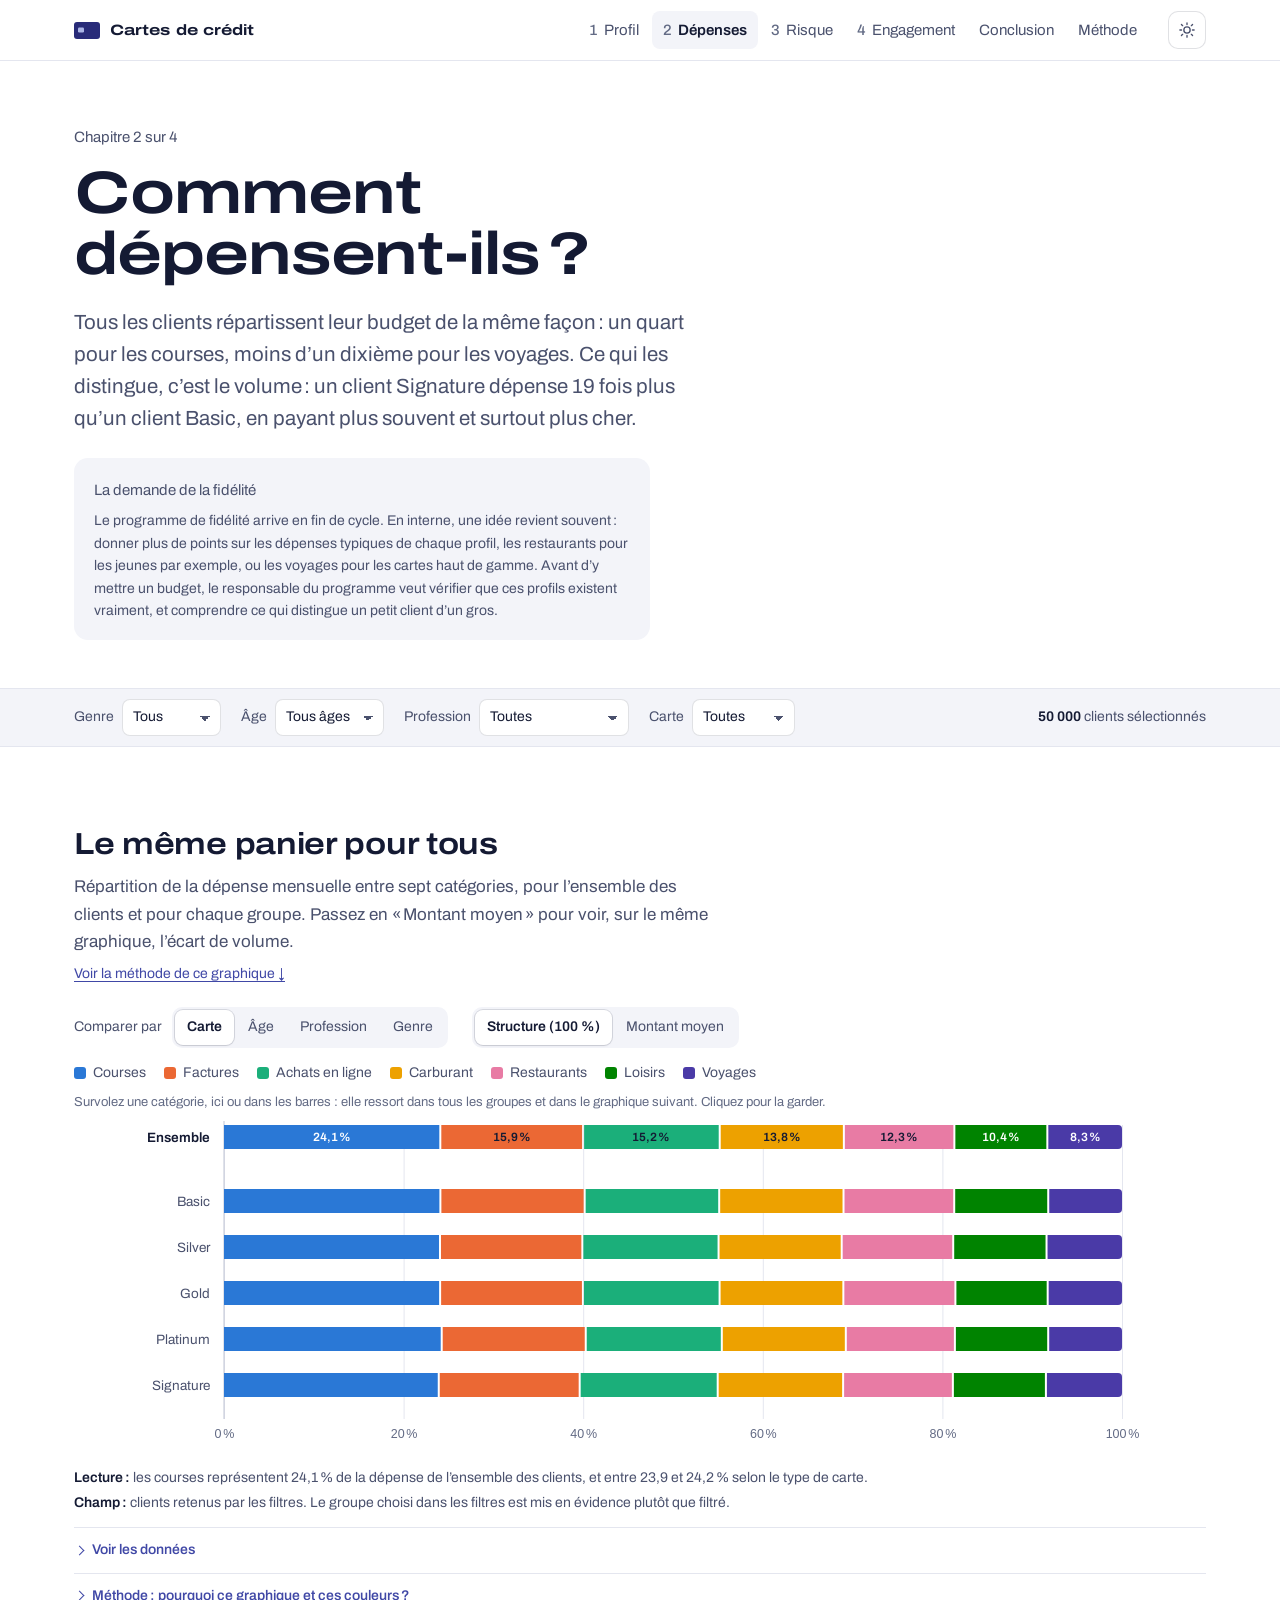
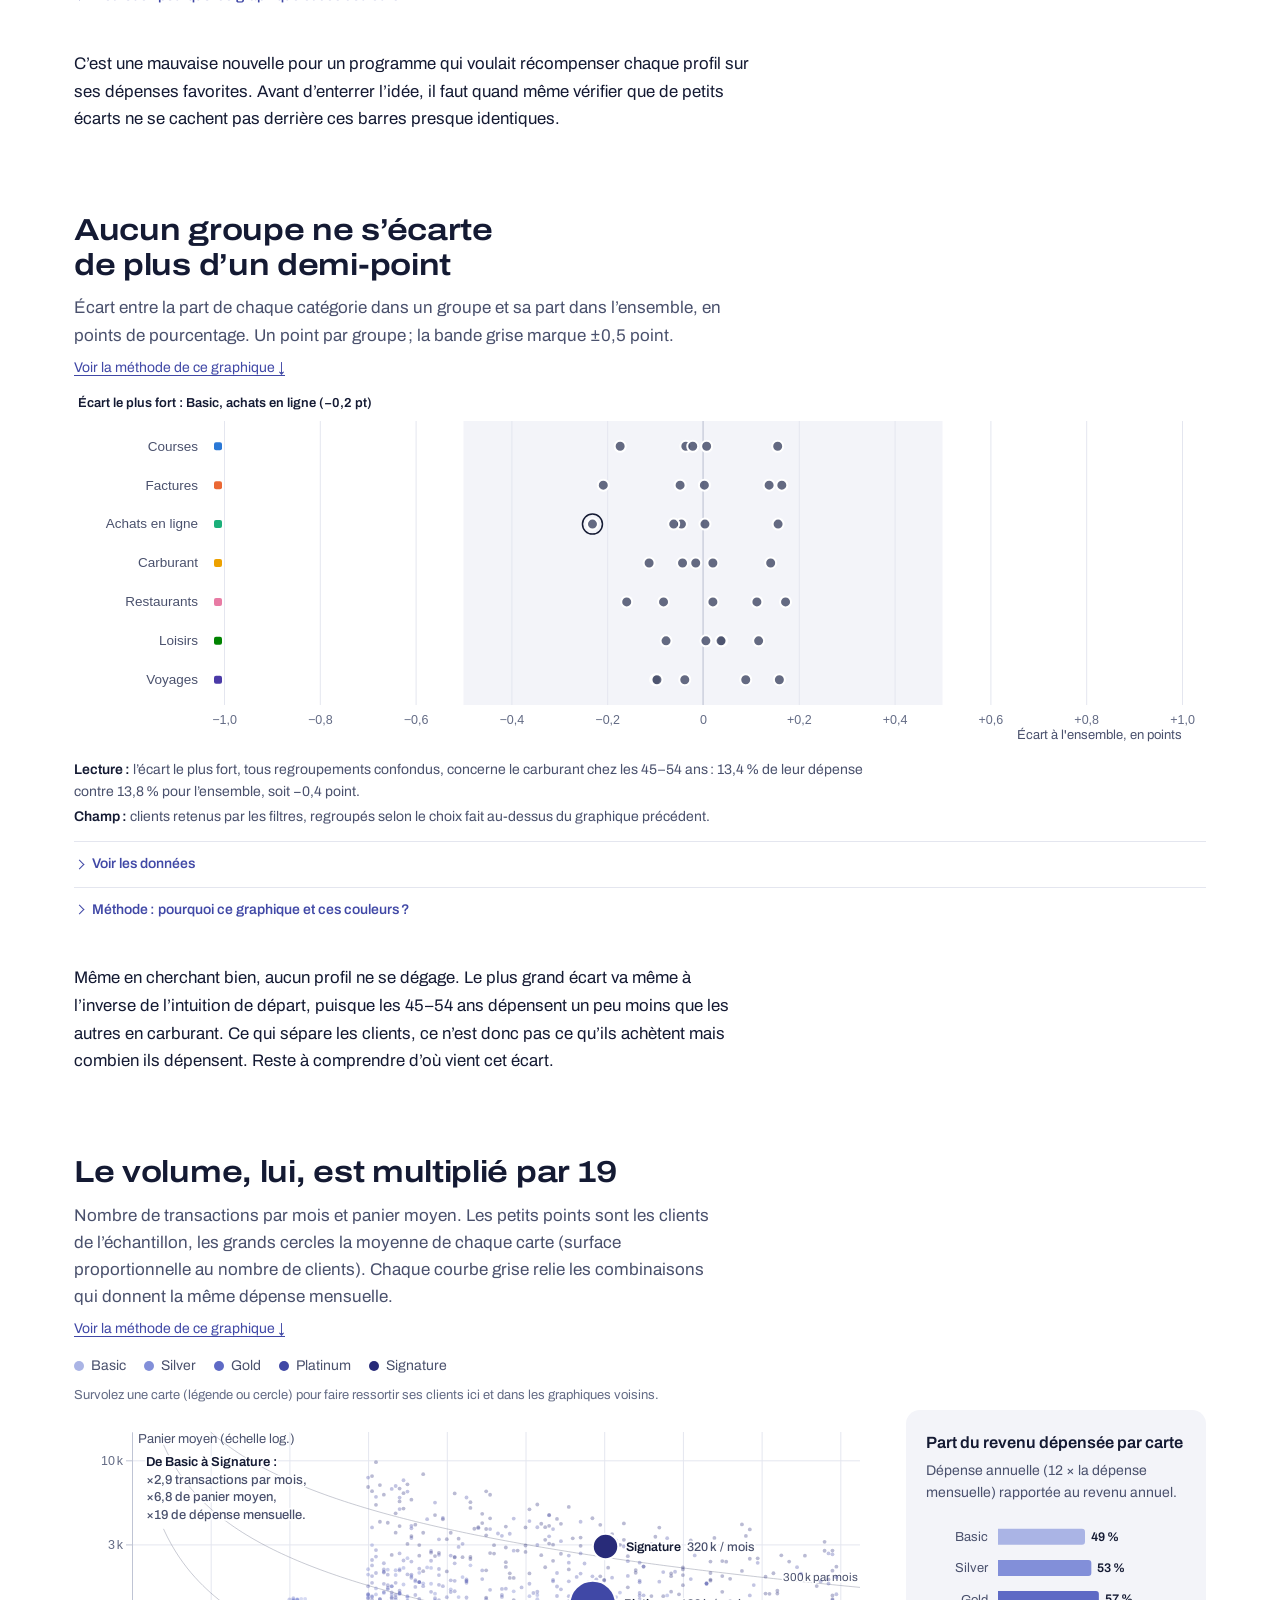
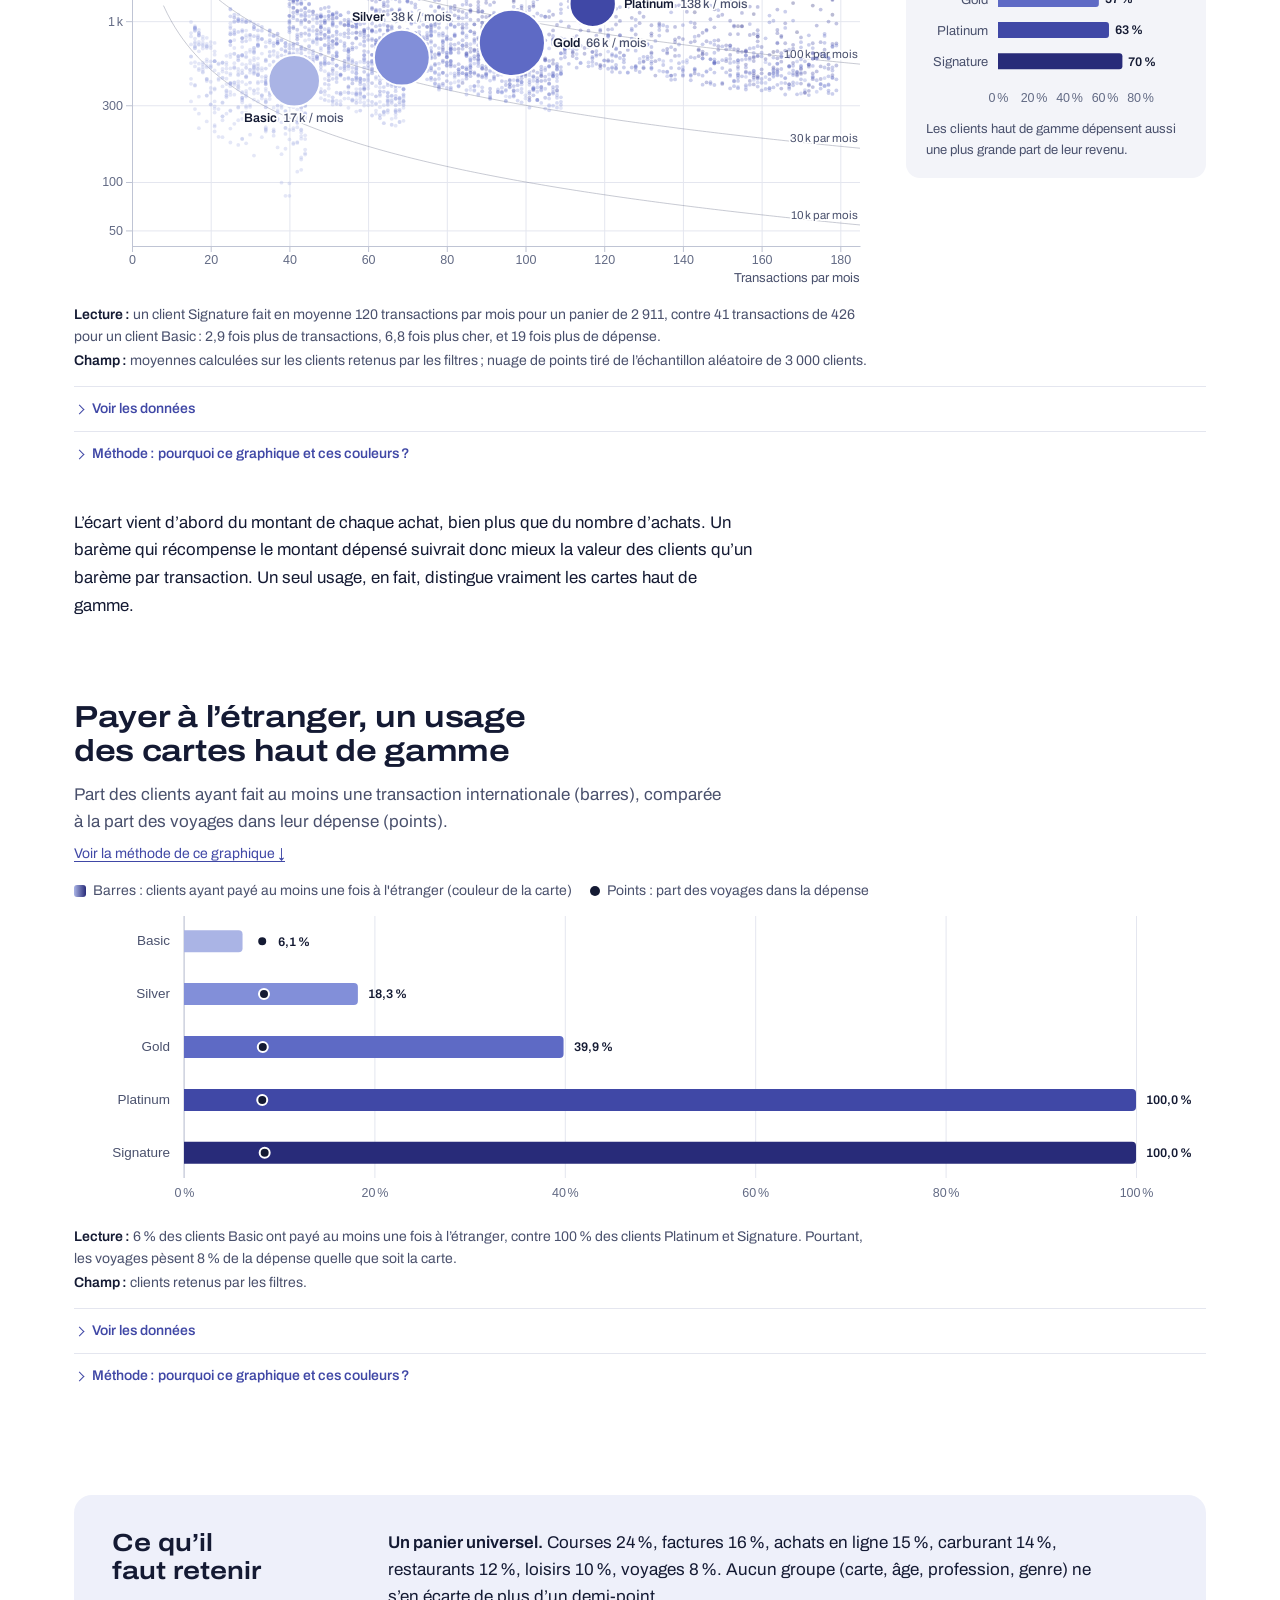
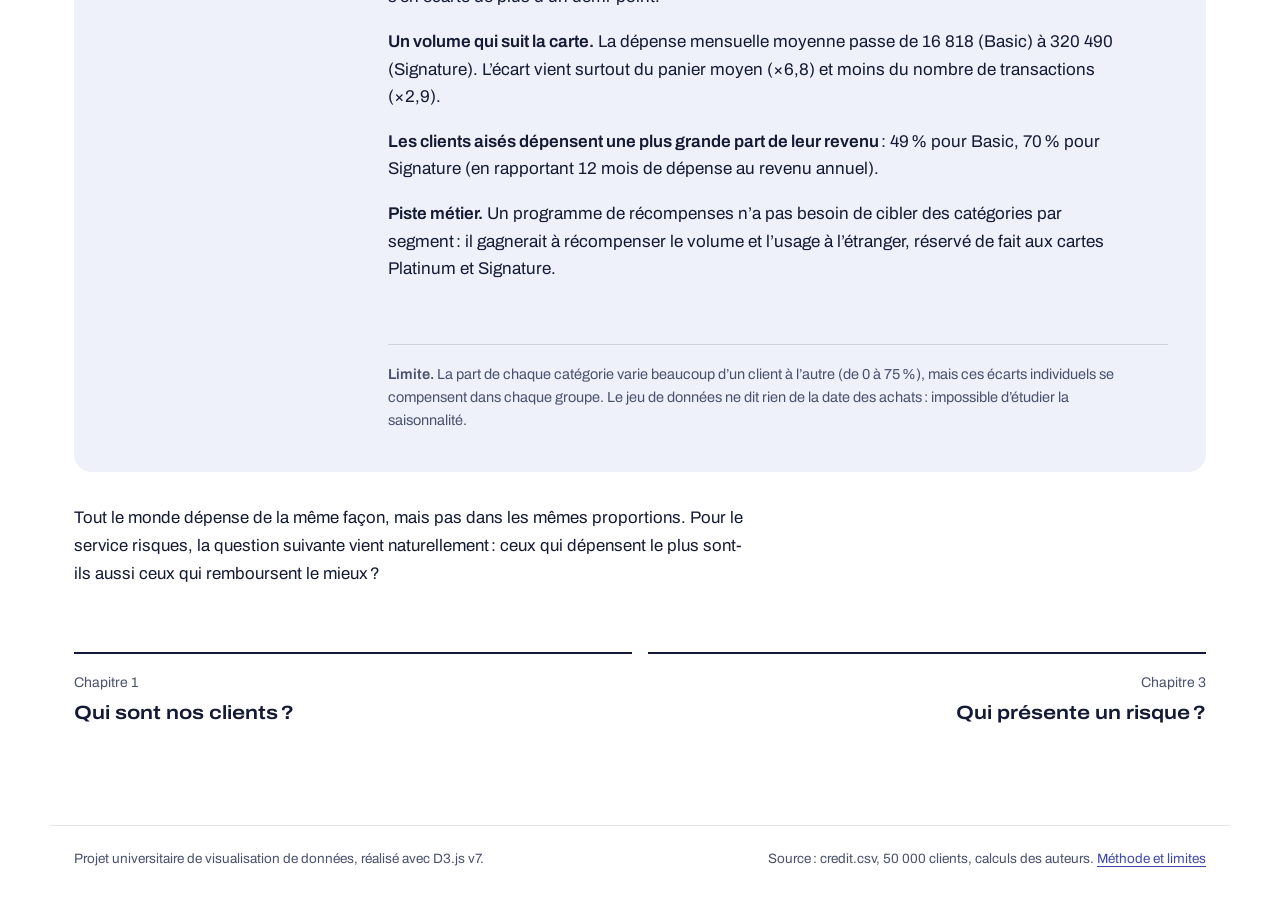
<file: depenses.html>
<!doctype html>
<html lang="fr">
<head>
<meta charset="utf-8">
<meta name="viewport" content="width=device-width, initial-scale=1">
<title>Comment dépensent-ils ? · Cartes de crédit</title>
<meta name="description" content="Chapitre 2 : structure et volume des dépenses mensuelles de 50 000 porteurs de carte, par catégorie, carte, âge et profession.">
<script>try{var t=localStorage.getItem("cc-theme");if(t)document.documentElement.dataset.theme=t}catch(e){}</script>
<link rel="icon" href="data:image/svg+xml,%3Csvg xmlns='http://www.w3.org/2000/svg' viewBox='0 0 32 32'%3E%3Crect x='1' y='6' width='30' height='20' rx='3.5' fill='%23282b79'/%3E%3Crect x='5' y='12' width='7' height='6' rx='1.4' fill='%23aab4e5'/%3E%3C/svg%3E">
<link rel="stylesheet" href="assets/css/style.css">
</head>
<body>
<a class="skip" href="#contenu">Aller au contenu</a>
<header class="site-header">
  <div class="inner">
    <a class="brand" href="index.html">
      <svg viewBox="0 0 26 17" aria-hidden="true"><rect class="mark-body" width="26" height="17" rx="3"/><rect class="mark-chip" x="4" y="5.5" width="6" height="5" rx="1.2"/></svg>
      <span>Cartes de crédit</span>
    </a>
    <nav class="chapters" aria-label="Chapitres">
      <a href="profil.html"><span class="n">1</span><span>Profil</span></a>
      <a href="depenses.html" aria-current="page"><span class="n">2</span><span>Dépenses</span></a>
      <a href="risque.html"><span class="n">3</span><span>Risque</span></a>
      <a href="engagement.html"><span class="n">4</span><span>Engagement</span></a>
      <a href="conclusion.html">Conclusion</a>
      <a href="methodologie.html">Méthode</a>
    </nav>
    <button class="theme-toggle" type="button" aria-label="Changer de thème">
      <svg class="sun" viewBox="0 0 24 24" fill="none" stroke="currentColor" stroke-width="1.8" stroke-linecap="round" aria-hidden="true"><circle cx="12" cy="12" r="4.2"/><path d="M12 2.5v2.2M12 19.3v2.2M4.6 4.6l1.6 1.6M17.8 17.8l1.6 1.6M2.5 12h2.2M19.3 12h2.2M4.6 19.4l1.6-1.6M17.8 6.2l1.6-1.6"/></svg>
      <svg class="moon" viewBox="0 0 24 24" fill="none" stroke="currentColor" stroke-width="1.8" stroke-linejoin="round" aria-hidden="true"><path d="M20 14.5A8.5 8.5 0 0 1 9.5 4a8.5 8.5 0 1 0 10.5 10.5Z"/></svg>
    </button>
  </div>
</header>

<main id="contenu">
  <header class="chapter-head">
    <p class="kicker">Chapitre 2 sur 4</p>
    <h1>Comment dépensent-ils&#8239;?</h1>
    <p class="lead">Tous les clients répartissent leur budget de la même façon&#8239;: un quart pour les courses, moins d’un dixième pour les voyages. Ce qui les distingue, c’est le volume&#8239;: un client Signature dépense 19 fois plus qu’un client Basic, en payant plus souvent et surtout plus cher.</p>
    <div class="panel contexte" style="margin-top:24px;max-width:72ch">
      <p class="kicker" style="margin:0 0 8px">La demande de la fidélité</p>
      <p style="margin:0">Le programme de fidélité arrive en fin de cycle. En interne, une idée revient souvent&#8239;: donner plus de points sur les dépenses typiques de chaque profil, les restaurants pour les jeunes par exemple, ou les voyages pour les cartes haut de gamme. Avant d’y mettre un budget, le responsable du programme veut vérifier que ces profils existent vraiment, et comprendre ce qui distingue un petit client d’un gros.</p>
    </div>
  </header>

  <div class="filters" role="region" aria-label="Filtres">
    <div class="inner" id="filtres"></div>
  </div>

  <!-- A. Structure des dépenses -->
  <section class="section" aria-labelledby="t-a">
    <div class="section-head">
      <h2 id="t-a">Le même panier pour tous</h2>
      <p class="dek">Répartition de la dépense mensuelle entre sept catégories, pour l’ensemble des clients et pour chaque groupe. Passez en «&#8239;Montant moyen&#8239;» pour voir, sur le même graphique, l’écart de volume.</p>
      <p class="lien-methode" style="margin:8px 0 0;font-size:14px"><a href="#methode-1" data-methode>Voir la méthode de ce graphique ↓</a></p>
    </div>
    <div class="toolbar">
      <div class="control">Comparer par <div id="groupe"></div></div>
      <div id="mesure"></div>
    </div>
    <div class="legend" id="leg-a"></div>
    <figure class="figure"><div class="chart" id="chart-a"></div></figure>
    <div class="fig-notes">
      <p><b>Lecture&#8239;:</b> les courses représentent 24,1&#8239;% de la dépense de l’ensemble des clients, et entre 23,9 et 24,2&#8239;% selon le type de carte.</p>
      <p><b>Champ&#8239;:</b> clients retenus par les filtres. Le groupe choisi dans les filtres est mis en évidence plutôt que filtré.</p>
    </div>
    <details class="more" data-table="t-a"><summary>Voir les données</summary><div class="body"></div></details>
    <details class="more why" id="methode-1"><summary>Méthode&#8239;: pourquoi ce graphique et ces couleurs&#8239;?</summary><div class="body">
    <div class="table-wrap"><table class="data methode">
    <caption class="sr-only">Encodage du graphique</caption>
    <thead><tr><th scope="col">Donnée</th><th scope="col">Type de variable</th><th scope="col">Variable visuelle (Bertin)</th><th scope="col" class="c">Rang de Mackinlay</th></tr></thead>
    <tbody>
<tr><th scope="row">Catégorie de dépense</th><td>Nominale</td><td>Teinte</td><td class="c">2</td></tr>
<tr><th scope="row">Part de la dépense</th><td>Quantitative</td><td>Longueur dans une barre à 100&#8239;%</td><td class="c">2</td></tr>
<tr><th scope="row">Groupe comparé (carte, âge, profession, genre)</th><td>Ordinale ou nominale</td><td>Position verticale, une barre par groupe</td><td class="c">1</td></tr>
    </tbody></table></div>
    <div class="table-wrap" style="margin-top:14px"><table class="data methode">
    <caption class="sr-only">Choix du graphique</caption>
    <tbody>
<tr><th scope="row">Graphique retenu</th><td>Des barres empilées à 100&#8239;%. Chaque catégorie commence au même endroit d’une barre à l’autre. Le mode «&#8239;Montant moyen&#8239;» montre en plus l’écart de volume.</td></tr>
<tr><th scope="row">Graphiques écartés</th><td>Camemberts, anneaux et sunbursts codent par l’angle et l’aire. Comparer six camemberts presque identiques serait impossible. Des barres groupées donneraient 35 barres.</td></tr>
<tr><th scope="row">Couleurs</th><td>Sept teintes, le maximum raisonnable pour des catégories. Simulé pour le daltonisme, l’écart minimal entre deux voisines est de 9,1 (ΔE) pour un seuil recommandé de 8. Les catégories vont toujours de la plus grande à la plus petite.</td></tr>
    </tbody></table></div>
    <p class="source" style="margin-top:14px">Calculs et choix détaillés sur la page Méthode&#8239;: <a href="methodologie.html#m-stats">méthodes statistiques</a>, <a href="methodologie.html#m-variables">variables visuelles</a>, <a href="methodologie.html#m-choix">graphiques retenus et écartés</a>.</p>
    </div></details>
    <p class="recit" style="max-width:68ch;margin:32px 0 0;font-size:1.05rem;line-height:1.65">C’est une mauvaise nouvelle pour un programme qui voulait récompenser chaque profil sur ses dépenses favorites. Avant d’enterrer l’idée, il faut quand même vérifier que de petits écarts ne se cachent pas derrière ces barres presque identiques.</p>
  </section>

  <!-- B. Écarts à la moyenne -->
  <section class="section" aria-labelledby="t-b">
    <div class="section-head">
      <h2 id="t-b">Aucun groupe ne s’écarte de plus d’un demi-point</h2>
      <p class="dek">Écart entre la part de chaque catégorie dans un groupe et sa part dans l’ensemble, en points de pourcentage. Un point par groupe&#8239;; la bande grise marque ±0,5 point.</p>
      <p class="lien-methode" style="margin:8px 0 0;font-size:14px"><a href="#methode-2" data-methode>Voir la méthode de ce graphique ↓</a></p>
    </div>
    <figure class="figure"><div class="chart" id="chart-b"></div></figure>
    <div class="fig-notes">
      <p><b>Lecture&#8239;:</b> l’écart le plus fort, tous regroupements confondus, concerne le carburant chez les 45–54 ans&#8239;: 13,4&#8239;% de leur dépense contre 13,8&#8239;% pour l’ensemble, soit −0,4 point.</p>
      <p><b>Champ&#8239;:</b> clients retenus par les filtres, regroupés selon le choix fait au-dessus du graphique précédent.</p>
    </div>
    <details class="more" data-table="t-b"><summary>Voir les données</summary><div class="body"></div></details>
    <details class="more why" id="methode-2"><summary>Méthode&#8239;: pourquoi ce graphique et ces couleurs&#8239;?</summary><div class="body">
    <div class="table-wrap"><table class="data methode">
    <caption class="sr-only">Encodage du graphique</caption>
    <thead><tr><th scope="col">Donnée</th><th scope="col">Type de variable</th><th scope="col">Variable visuelle (Bertin)</th><th scope="col" class="c">Rang de Mackinlay</th></tr></thead>
    <tbody>
<tr><th scope="row">Écart à l’ensemble, en points</th><td>Quantitative (signée)</td><td>Position sur un axe centré sur zéro</td><td class="c">1</td></tr>
<tr><th scope="row">Catégorie de dépense</th><td>Nominale</td><td>Position verticale et pastille de teinte</td><td class="c">1</td></tr>
<tr><th scope="row">Groupe</th><td>Ordinale ou nominale</td><td>Un point par groupe, nommé dans l’infobulle</td><td class="c">—</td></tr>
    </tbody></table></div>
    <div class="table-wrap" style="margin-top:14px"><table class="data methode">
    <caption class="sr-only">Choix du graphique</caption>
    <tbody>
<tr><th scope="row">Graphique retenu</th><td>Un diagramme en points. La position sur un axe commun est l’encodage le plus précis pour de petites différences. La bande grise marque ±0,5 point.</td></tr>
<tr><th scope="row">Graphiques écartés</th><td>Des barres divergentes donneraient 35 barres pour montrer presque rien. Une carte de chaleur coderait l’écart par la couleur, que Mackinlay classe bien plus bas.</td></tr>
<tr><th scope="row">Couleurs</th><td>Points gris foncé car le message est leur position. Seul le point le plus éloigné est cerclé et commenté.</td></tr>
    </tbody></table></div>
    <p class="source" style="margin-top:14px">Calculs et choix détaillés sur la page Méthode&#8239;: <a href="methodologie.html#m-stats">méthodes statistiques</a>, <a href="methodologie.html#m-variables">variables visuelles</a>, <a href="methodologie.html#m-choix">graphiques retenus et écartés</a>.</p>
    </div></details>
    <p class="recit" style="max-width:68ch;margin:32px 0 0;font-size:1.05rem;line-height:1.65">Même en cherchant bien, aucun profil ne se dégage. Le plus grand écart va même à l’inverse de l’intuition de départ, puisque les 45–54 ans dépensent un peu moins que les autres en carburant. Ce qui sépare les clients, ce n’est donc pas ce qu’ils achètent mais combien ils dépensent. Reste à comprendre d’où vient cet écart.</p>
  </section>

  <!-- C. Volume : fréquence × panier -->
  <section class="section" aria-labelledby="t-c">
    <div class="section-head">
      <h2 id="t-c">Le volume, lui, est multiplié par 19</h2>
      <p class="dek">Nombre de transactions par mois et panier moyen. Les petits points sont les clients de l’échantillon, les grands cercles la moyenne de chaque carte (surface proportionnelle au nombre de clients). Chaque courbe grise relie les combinaisons qui donnent la même dépense mensuelle.</p>
      <p class="lien-methode" style="margin:8px 0 0;font-size:14px"><a href="#methode-3" data-methode>Voir la méthode de ce graphique ↓</a></p>
    </div>
    <div class="legend" id="leg-c"></div>
    <div class="fig-grid">
      <figure class="figure"><div class="chart" id="chart-c"></div></figure>
      <div class="panel">
        <h3>Part du revenu dépensée par carte</h3>
        <p style="margin:0 0 6px">Dépense annuelle (12 × la dépense mensuelle) rapportée au revenu annuel.</p>
        <div class="chart" id="chart-c2"></div>
        <p class="hint">Les clients haut de gamme dépensent aussi une plus grande part de leur revenu.</p>
      </div>
    </div>
    <div class="fig-notes">
      <p><b>Lecture&#8239;:</b> un client Signature fait en moyenne 120 transactions par mois pour un panier de 2&nbsp;911, contre 41 transactions de 426 pour un client Basic&#8239;: 2,9 fois plus de transactions, 6,8 fois plus cher, et 19 fois plus de dépense.</p>
      <p><b>Champ&#8239;:</b> moyennes calculées sur les clients retenus par les filtres&#8239;; nuage de points tiré de l’échantillon aléatoire de 3&nbsp;000 clients.</p>
    </div>
    <details class="more" data-table="t-c"><summary>Voir les données</summary><div class="body"></div></details>
    <details class="more why" id="methode-3"><summary>Méthode&#8239;: pourquoi ce graphique et ces couleurs&#8239;?</summary><div class="body">
    <div class="table-wrap"><table class="data methode">
    <caption class="sr-only">Encodage du graphique</caption>
    <thead><tr><th scope="col">Donnée</th><th scope="col">Type de variable</th><th scope="col">Variable visuelle (Bertin)</th><th scope="col" class="c">Rang de Mackinlay</th></tr></thead>
    <tbody>
<tr><th scope="row">Transactions par mois</th><td>Quantitative</td><td>Position horizontale</td><td class="c">1</td></tr>
<tr><th scope="row">Panier moyen</th><td>Quantitative</td><td>Position verticale</td><td class="c">1</td></tr>
<tr><th scope="row">Dépense mensuelle</th><td>Quantitative</td><td>Courbes d’iso-dépense</td><td class="c">1</td></tr>
<tr><th scope="row">Nombre de clients par carte</th><td>Quantitative</td><td>Aire du cercle</td><td class="c">4</td></tr>
<tr><th scope="row">Type de carte</th><td>Ordinale</td><td>Valeur (luminosité)</td><td class="c">2</td></tr>
    </tbody></table></div>
    <div class="table-wrap" style="margin-top:14px"><table class="data methode">
    <caption class="sr-only">Choix du graphique</caption>
    <tbody>
<tr><th scope="row">Graphique retenu</th><td>La dépense est le produit de la fréquence et du panier. Les courbes d’iso-dépense rendent ce produit visible et montrent d’où vient l’écart entre cartes. Le panneau voisin rapporte la dépense annuelle au revenu.</td></tr>
<tr><th scope="row">Graphiques écartés</th><td>Deux diagrammes en barres seraient lisibles. Ils ne montreraient pas que la dépense résulte des deux facteurs. Une seule barre par carte dirait combien mais pas pourquoi.</td></tr>
<tr><th scope="row">Couleurs</th><td>Rampe des cartes. Le nuage de clients est très transparent car il sert de contexte. Les cercles des moyennes sont opaques. Les courbes d’iso-dépense restent grises et fines.</td></tr>
    </tbody></table></div>
    <p class="source" style="margin-top:14px">Calculs et choix détaillés sur la page Méthode&#8239;: <a href="methodologie.html#m-stats">méthodes statistiques</a>, <a href="methodologie.html#m-variables">variables visuelles</a>, <a href="methodologie.html#m-choix">graphiques retenus et écartés</a>.</p>
    </div></details>
    <p class="recit" style="max-width:68ch;margin:32px 0 0;font-size:1.05rem;line-height:1.65">L’écart vient d’abord du montant de chaque achat, bien plus que du nombre d’achats. Un barème qui récompense le montant dépensé suivrait donc mieux la valeur des clients qu’un barème par transaction. Un seul usage, en fait, distingue vraiment les cartes haut de gamme.</p>
  </section>

  <!-- D. International -->
  <section class="section" aria-labelledby="t-d">
    <div class="section-head">
      <h2 id="t-d">Payer à l’étranger, un usage des cartes haut de gamme</h2>
      <p class="dek">Part des clients ayant fait au moins une transaction internationale (barres), comparée à la part des voyages dans leur dépense (points).</p>
      <p class="lien-methode" style="margin:8px 0 0;font-size:14px"><a href="#methode-4" data-methode>Voir la méthode de ce graphique ↓</a></p>
    </div>
    <div class="legend" id="leg-d"></div>
    <figure class="figure"><div class="chart" id="chart-d"></div></figure>
    <div class="fig-notes">
      <p><b>Lecture&#8239;:</b> 6&#8239;% des clients Basic ont payé au moins une fois à l’étranger, contre 100&#8239;% des clients Platinum et Signature. Pourtant, les voyages pèsent 8&#8239;% de la dépense quelle que soit la carte.</p>
      <p><b>Champ&#8239;:</b> clients retenus par les filtres.</p>
    </div>
    <details class="more" data-table="t-d"><summary>Voir les données</summary><div class="body"></div></details>
    <details class="more why" id="methode-4"><summary>Méthode&#8239;: pourquoi ce graphique et ces couleurs&#8239;?</summary><div class="body">
    <div class="table-wrap"><table class="data methode">
    <caption class="sr-only">Encodage du graphique</caption>
    <thead><tr><th scope="col">Donnée</th><th scope="col">Type de variable</th><th scope="col">Variable visuelle (Bertin)</th><th scope="col" class="c">Rang de Mackinlay</th></tr></thead>
    <tbody>
<tr><th scope="row">Part des clients ayant payé à l’étranger</th><td>Quantitative</td><td>Longueur des barres</td><td class="c">2</td></tr>
<tr><th scope="row">Part des voyages dans la dépense</th><td>Quantitative</td><td>Position des points</td><td class="c">1</td></tr>
<tr><th scope="row">Type de carte</th><td>Ordinale</td><td>Position verticale et valeur</td><td class="c">1</td></tr>
<tr><th scope="row">Nature de la mesure</th><td>Nominale</td><td>Forme (barre ou point)</td><td class="c">6</td></tr>
    </tbody></table></div>
    <div class="table-wrap" style="margin-top:14px"><table class="data methode">
    <caption class="sr-only">Choix du graphique</caption>
    <tbody>
<tr><th scope="row">Graphique retenu</th><td>Barres et points partagent le même axe de 0 à 100&#8239;%. Il n’y a pas de second axe trompeur. Le contraste entre les deux mesures est le message.</td></tr>
<tr><th scope="row">Graphiques écartés</th><td>Des barres groupées gaspilleraient de l’encre pour une mesure presque constante (8&#8239;%). Deux graphiques séparés feraient perdre le contraste.</td></tr>
<tr><th scope="row">Couleurs</th><td>Chaque barre prend la couleur de sa carte, et les points restent en encre neutre. Une couleur n’a ainsi qu’un seul sens dans le graphique.</td></tr>
    </tbody></table></div>
    <p class="source" style="margin-top:14px">Calculs et choix détaillés sur la page Méthode&#8239;: <a href="methodologie.html#m-stats">méthodes statistiques</a>, <a href="methodologie.html#m-variables">variables visuelles</a>, <a href="methodologie.html#m-choix">graphiques retenus et écartés</a>.</p>
    </div></details>
  </section>

  <section class="takeaways" aria-labelledby="t-retenir">
    <div class="box">
      <h2 id="t-retenir">Ce qu’il faut retenir</h2>
      <div class="items">
        <p><strong>Un panier universel.</strong> Courses 24&#8239;%, factures 16&#8239;%, achats en ligne 15&#8239;%, carburant 14&#8239;%, restaurants 12&#8239;%, loisirs 10&#8239;%, voyages 8&#8239;%. Aucun groupe (carte, âge, profession, genre) ne s’en écarte de plus d’un demi-point.</p>
        <p><strong>Un volume qui suit la carte.</strong> La dépense mensuelle moyenne passe de 16&nbsp;818 (Basic) à 320&nbsp;490 (Signature). L’écart vient surtout du panier moyen (×6,8) et moins du nombre de transactions (×2,9).</p>
        <p><strong>Les clients aisés dépensent une plus grande part de leur revenu</strong>&#8239;: 49&#8239;% pour Basic, 70&#8239;% pour Signature (en rapportant 12 mois de dépense au revenu annuel).</p>
        <p><strong>Piste métier.</strong> Un programme de récompenses n’a pas besoin de cibler des catégories par segment&#8239;: il gagnerait à récompenser le volume et l’usage à l’étranger, réservé de fait aux cartes Platinum et Signature.</p>
      </div>
      <div class="limits">
        <p><strong>Limite.</strong> La part de chaque catégorie varie beaucoup d’un client à l’autre (de 0 à 75&#8239;%), mais ces écarts individuels se compensent dans chaque groupe. Le jeu de données ne dit rien de la date des achats&#8239;: impossible d’étudier la saisonnalité.</p>
      </div>
    </div>
    <p class="recit" style="max-width:68ch;margin:32px 0 0;font-size:1.05rem;line-height:1.65">Tout le monde dépense de la même façon, mais pas dans les mêmes proportions. Pour le service risques, la question suivante vient naturellement&#8239;: ceux qui dépensent le plus sont-ils aussi ceux qui remboursent le mieux&#8239;?</p>
  </section>

  <nav class="chapter-nav" aria-label="Chapitres précédent et suivant">
    <a href="profil.html"><small>Chapitre 1</small><strong>Qui sont nos clients&#8239;?</strong></a>
    <a class="next" href="risque.html"><small>Chapitre 3</small><strong>Qui présente un risque&#8239;?</strong></a>
  </nav>
</main>

<footer class="site-footer">
  <p>Projet universitaire de visualisation de données, réalisé avec D3.js v7.</p>
  <p>Source&#8239;: credit.csv, 50&nbsp;000 clients, calculs des auteurs. <a href="methodologie.html">Méthode et limites</a></p>
</footer>

<script src="assets/js/d3.v7.min.js"></script>
<script src="data/donnees.js"></script>
<script src="assets/js/commun.js"></script>
<script src="assets/js/depenses.js"></script>
<script>
/* Lien « Voir la méthode » : ouvre le volet du graphique et le fait défiler à l'écran. */
(function(){
  function ouvrir(id, defiler){
    var d = document.getElementById(id);
    if (!d || d.tagName !== "DETAILS") return false;
    d.open = true;
    if (defiler) {
      var calme = window.matchMedia && matchMedia("(prefers-reduced-motion: reduce)").matches;
      d.scrollIntoView({behavior: calme ? "auto" : "smooth", block: "start"});
      var s = d.querySelector("summary"); if (s) s.focus({preventScroll: true});
    }
    return true;
  }
  document.addEventListener("click", function(e){
    var a = e.target.closest && e.target.closest("a[data-methode]");
    if (!a) return;
    if (ouvrir(a.getAttribute("href").slice(1), true)) {
      e.preventDefault();
      try { history.replaceState(null, "", a.getAttribute("href")); } catch(_) {}
    }
  });
  if (location.hash) ouvrir(location.hash.slice(1), false);
})();
</script>
</body>
</html>
</file>
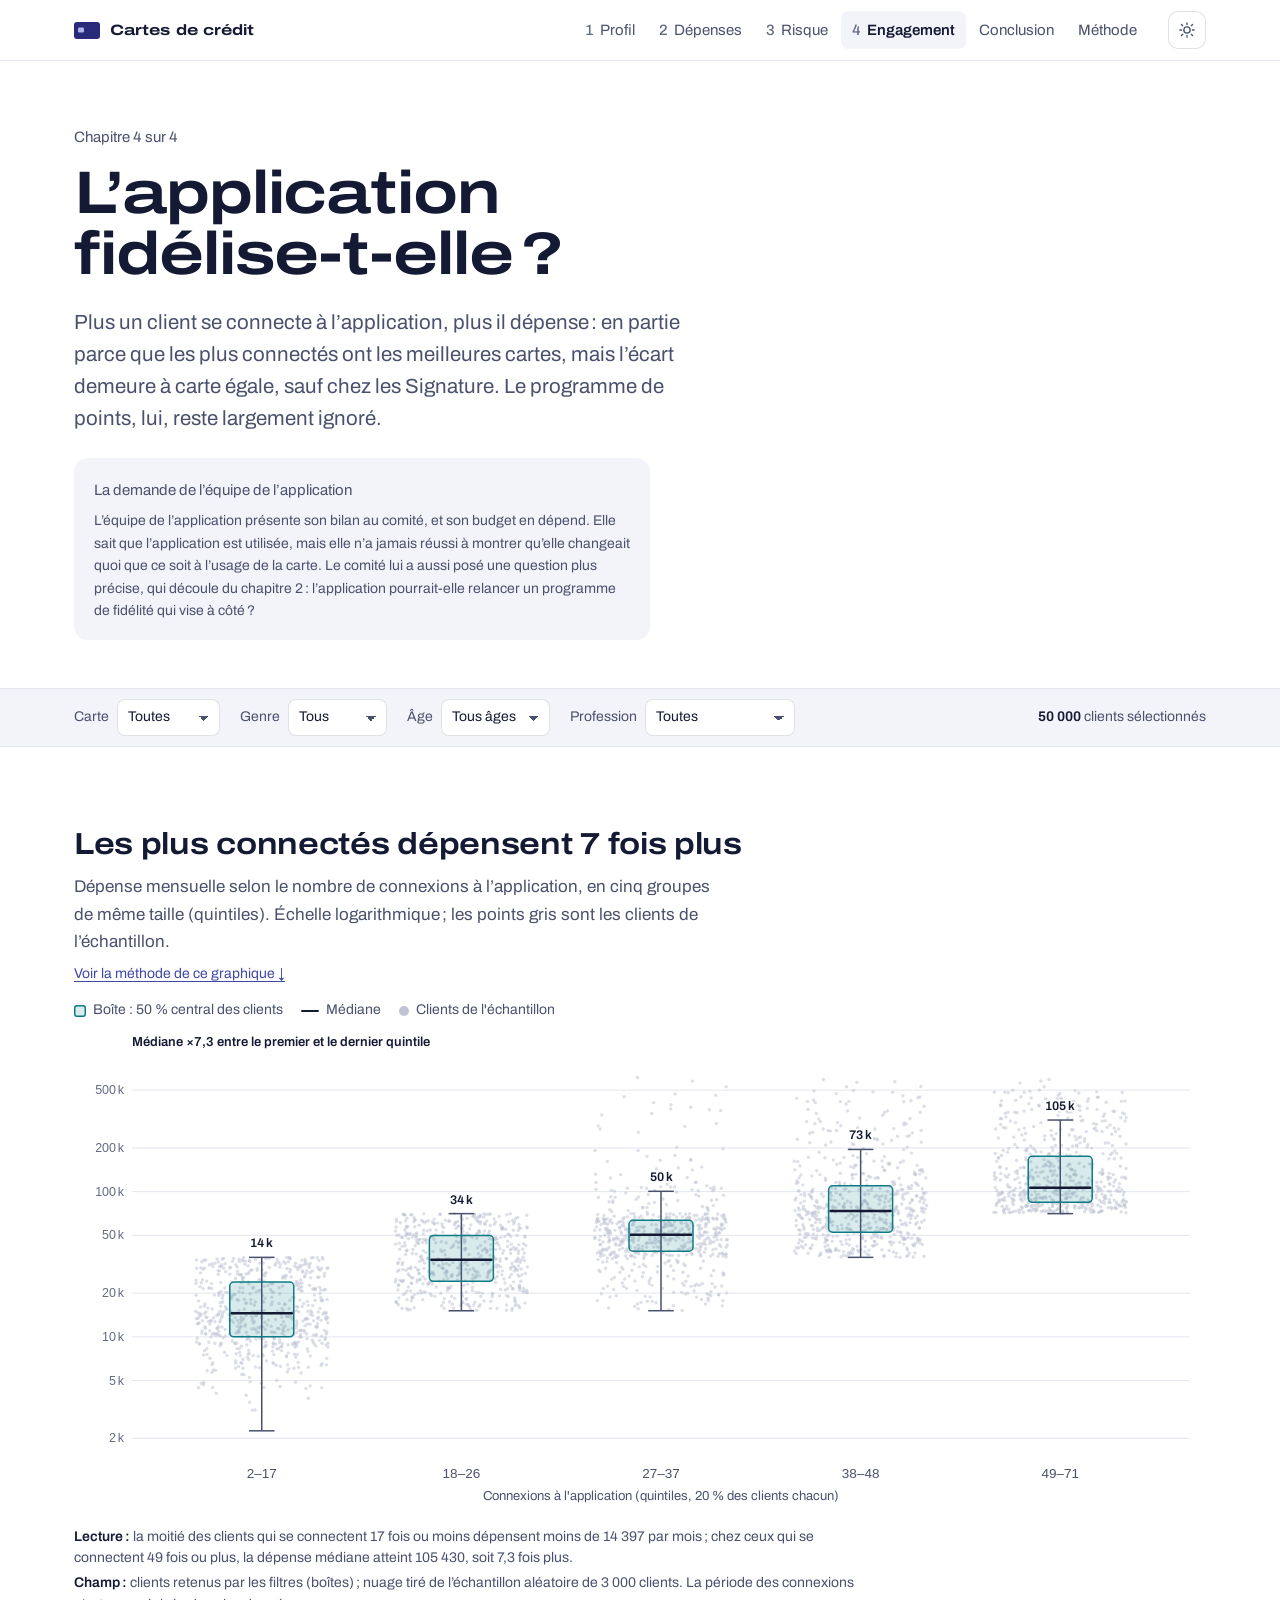
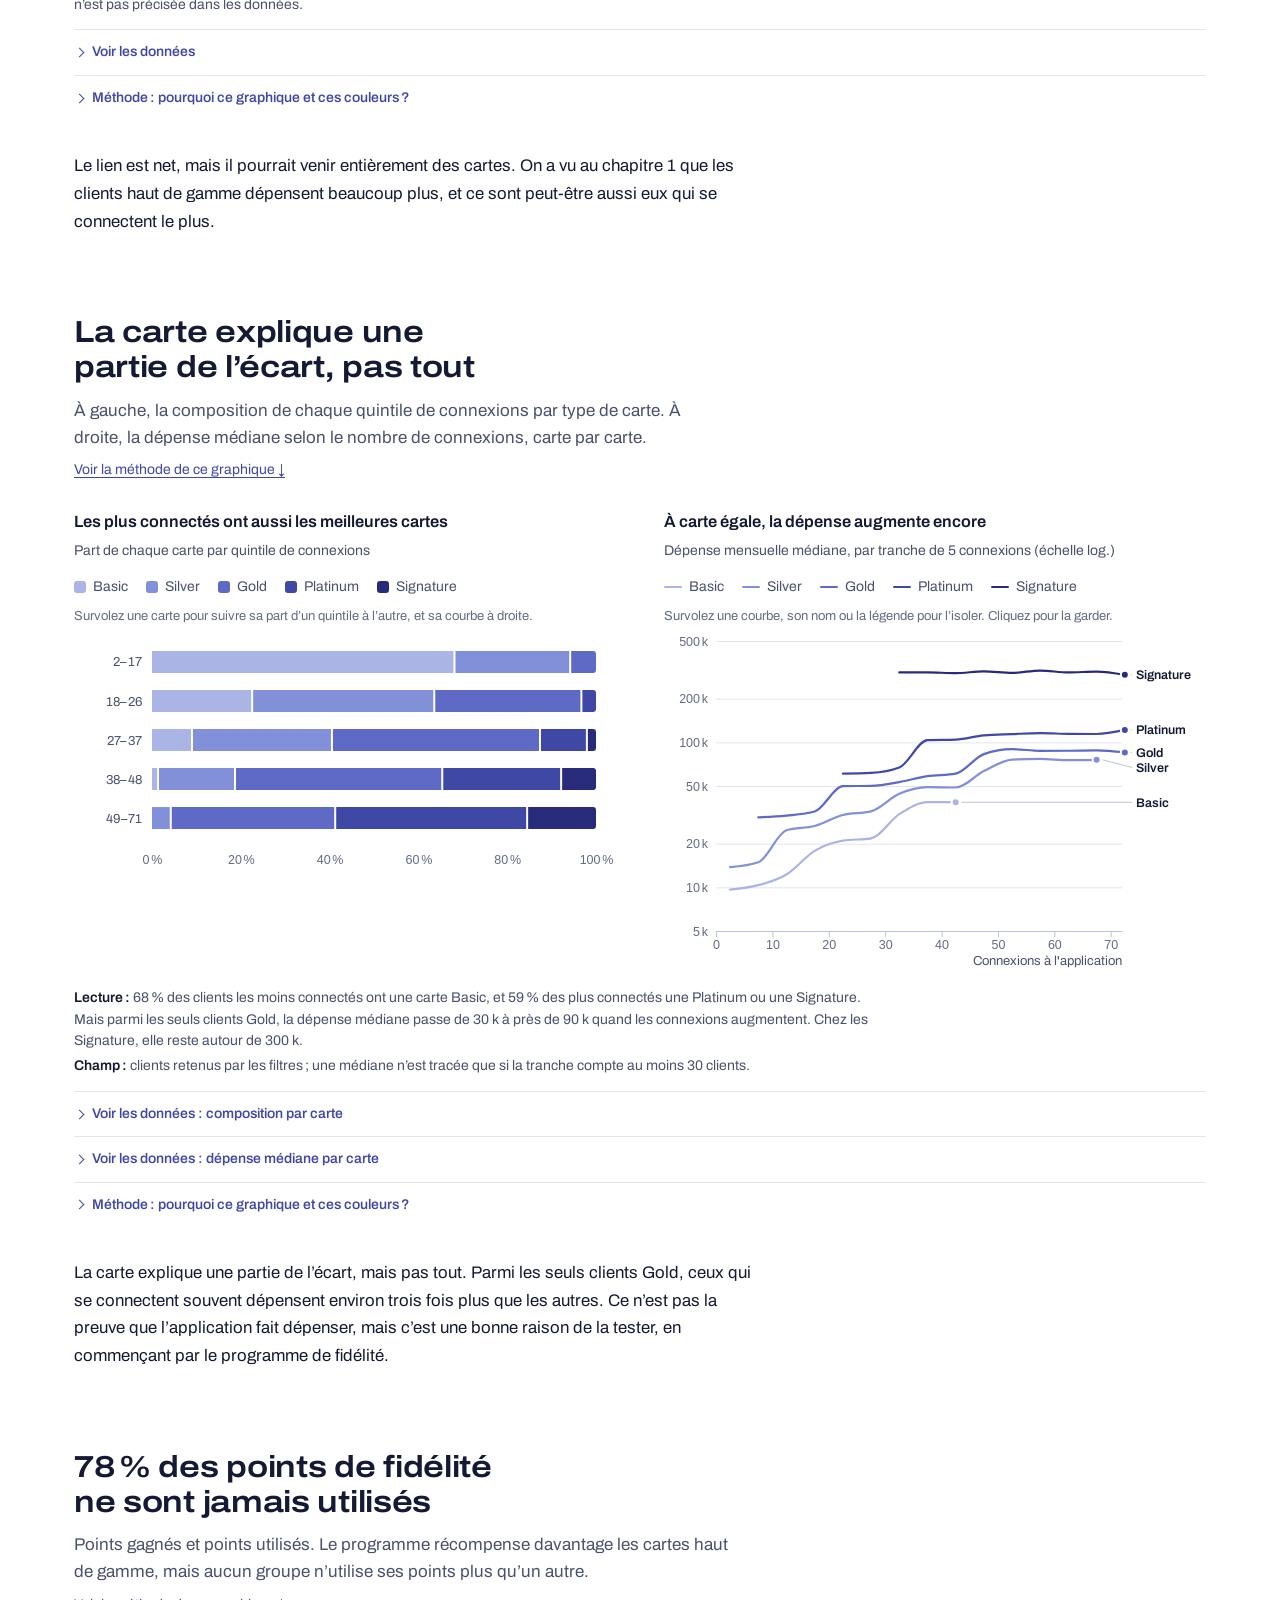
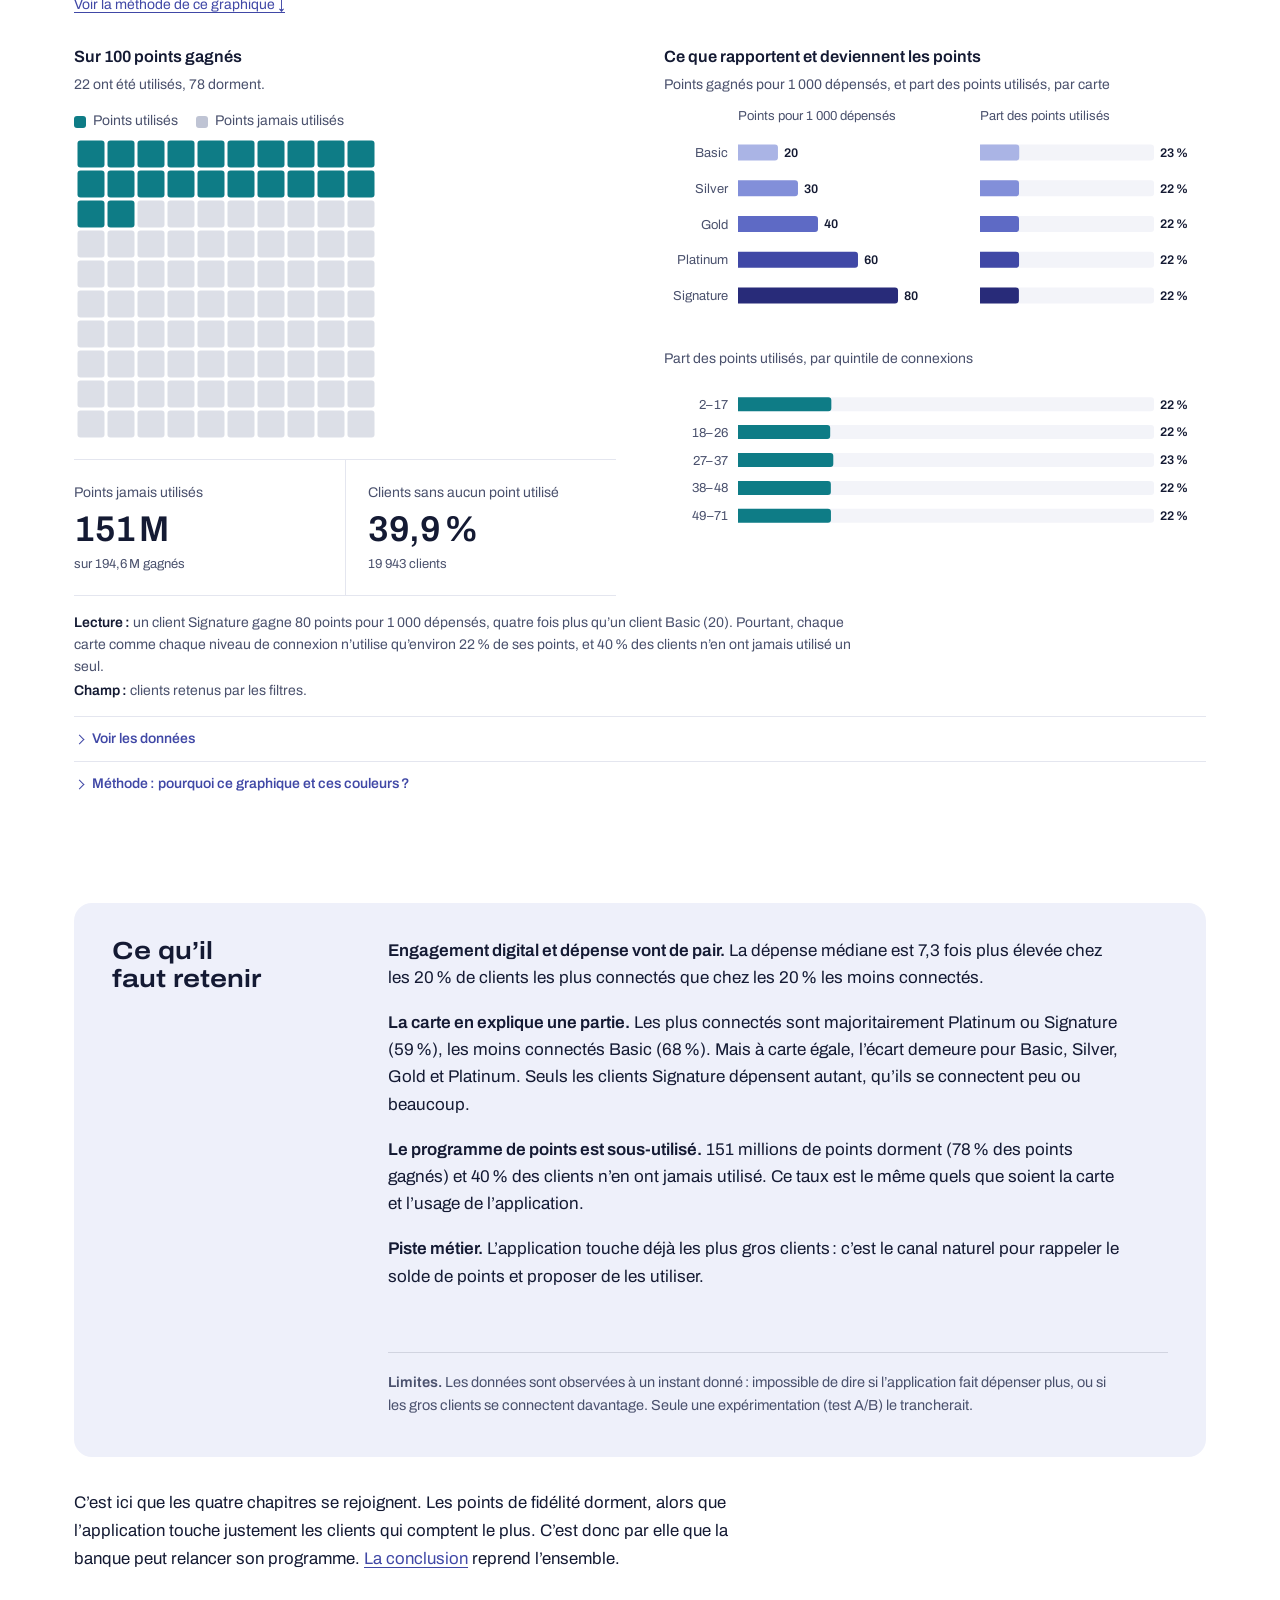
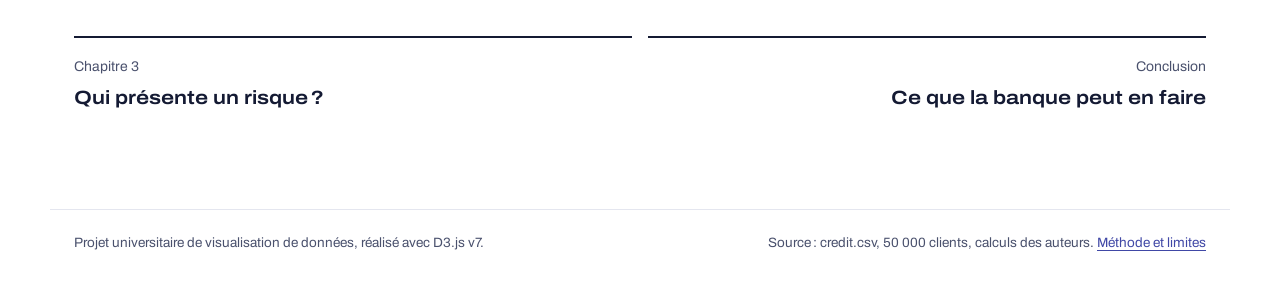
<file: engagement.html>
<!doctype html>
<html lang="fr">
<head>
<meta charset="utf-8">
<meta name="viewport" content="width=device-width, initial-scale=1">
<title>L’application fidélise-t-elle ? · Cartes de crédit</title>
<meta name="description" content="Chapitre 4 : connexions à l’application mobile, dépenses et utilisation des points de fidélité de 50 000 porteurs de carte.">
<script>try{var t=localStorage.getItem("cc-theme");if(t)document.documentElement.dataset.theme=t}catch(e){}</script>
<link rel="icon" href="data:image/svg+xml,%3Csvg xmlns='http://www.w3.org/2000/svg' viewBox='0 0 32 32'%3E%3Crect x='1' y='6' width='30' height='20' rx='3.5' fill='%23282b79'/%3E%3Crect x='5' y='12' width='7' height='6' rx='1.4' fill='%23aab4e5'/%3E%3C/svg%3E">
<link rel="stylesheet" href="assets/css/style.css">
</head>
<body>
<a class="skip" href="#contenu">Aller au contenu</a>
<header class="site-header">
  <div class="inner">
    <a class="brand" href="index.html">
      <svg viewBox="0 0 26 17" aria-hidden="true"><rect class="mark-body" width="26" height="17" rx="3"/><rect class="mark-chip" x="4" y="5.5" width="6" height="5" rx="1.2"/></svg>
      <span>Cartes de crédit</span>
    </a>
    <nav class="chapters" aria-label="Chapitres">
      <a href="profil.html"><span class="n">1</span><span>Profil</span></a>
      <a href="depenses.html"><span class="n">2</span><span>Dépenses</span></a>
      <a href="risque.html"><span class="n">3</span><span>Risque</span></a>
      <a href="engagement.html" aria-current="page"><span class="n">4</span><span>Engagement</span></a>
      <a href="conclusion.html">Conclusion</a>
      <a href="methodologie.html">Méthode</a>
    </nav>
    <button class="theme-toggle" type="button" aria-label="Changer de thème">
      <svg class="sun" viewBox="0 0 24 24" fill="none" stroke="currentColor" stroke-width="1.8" stroke-linecap="round" aria-hidden="true"><circle cx="12" cy="12" r="4.2"/><path d="M12 2.5v2.2M12 19.3v2.2M4.6 4.6l1.6 1.6M17.8 17.8l1.6 1.6M2.5 12h2.2M19.3 12h2.2M4.6 19.4l1.6-1.6M17.8 6.2l1.6-1.6"/></svg>
      <svg class="moon" viewBox="0 0 24 24" fill="none" stroke="currentColor" stroke-width="1.8" stroke-linejoin="round" aria-hidden="true"><path d="M20 14.5A8.5 8.5 0 0 1 9.5 4a8.5 8.5 0 1 0 10.5 10.5Z"/></svg>
    </button>
  </div>
</header>

<main id="contenu">
  <header class="chapter-head">
    <p class="kicker">Chapitre 4 sur 4</p>
    <h1>L’application fidélise-t-elle&#8239;?</h1>
    <p class="lead">Plus un client se connecte à l’application, plus il dépense&#8239;: en partie parce que les plus connectés ont les meilleures cartes, mais l’écart demeure à carte égale, sauf chez les Signature. Le programme de points, lui, reste largement ignoré.</p>
    <div class="panel contexte" style="margin-top:24px;max-width:72ch">
      <p class="kicker" style="margin:0 0 8px">La demande de l’équipe de l’application</p>
      <p style="margin:0">L’équipe de l’application présente son bilan au comité, et son budget en dépend. Elle sait que l’application est utilisée, mais elle n’a jamais réussi à montrer qu’elle changeait quoi que ce soit à l’usage de la carte. Le comité lui a aussi posé une question plus précise, qui découle du chapitre 2&#8239;: l’application pourrait-elle relancer un programme de fidélité qui vise à côté&#8239;?</p>
    </div>
  </header>

  <div class="filters" role="region" aria-label="Filtres">
    <div class="inner" id="filtres"></div>
  </div>

  <!-- A. Dépense par quintile de connexions -->
  <section class="section" aria-labelledby="t-a">
    <div class="section-head">
      <h2 id="t-a">Les plus connectés dépensent 7 fois plus</h2>
      <p class="dek">Dépense mensuelle selon le nombre de connexions à l’application, en cinq groupes de même taille (quintiles). Échelle logarithmique&#8239;; les points gris sont les clients de l’échantillon.</p>
      <p class="lien-methode" style="margin:8px 0 0;font-size:14px"><a href="#methode-1" data-methode>Voir la méthode de ce graphique ↓</a></p>
    </div>
    <div class="legend" id="leg-a"></div>
    <figure class="figure"><div class="chart" id="chart-a"></div></figure>
    <div class="fig-notes">
      <p><b>Lecture&#8239;:</b> la moitié des clients qui se connectent 17 fois ou moins dépensent moins de 14&nbsp;397 par mois&#8239;; chez ceux qui se connectent 49 fois ou plus, la dépense médiane atteint 105&nbsp;430, soit 7,3 fois plus.</p>
      <p><b>Champ&#8239;:</b> clients retenus par les filtres (boîtes)&#8239;; nuage tiré de l’échantillon aléatoire de 3&nbsp;000 clients. La période des connexions n’est pas précisée dans les données.</p>
    </div>
    <details class="more" data-table="t-a"><summary>Voir les données</summary><div class="body"></div></details>
    <details class="more why" id="methode-1"><summary>Méthode&#8239;: pourquoi ce graphique et ces couleurs&#8239;?</summary><div class="body">
    <div class="table-wrap"><table class="data methode">
    <caption class="sr-only">Encodage du graphique</caption>
    <thead><tr><th scope="col">Donnée</th><th scope="col">Type de variable</th><th scope="col">Variable visuelle (Bertin)</th><th scope="col" class="c">Rang de Mackinlay</th></tr></thead>
    <tbody>
<tr><th scope="row">Dépense mensuelle</th><td>Quantitative (très asymétrique)</td><td>Position verticale (échelle logarithmique)</td><td class="c">1</td></tr>
<tr><th scope="row">Quintile de connexions</th><td>Ordinale</td><td>Position horizontale</td><td class="c">1</td></tr>
<tr><th scope="row">Clients de l’échantillon</th><td>—</td><td>Nuage gris en arrière-plan</td><td class="c">—</td></tr>
    </tbody></table></div>
    <div class="table-wrap" style="margin-top:14px"><table class="data methode">
    <caption class="sr-only">Choix du graphique</caption>
    <tbody>
<tr><th scope="row">Graphique retenu</th><td>Des boîtes à moustaches selon la convention de Tukey. Chaque quintile est résumé par sa médiane et ses quartiles. Le nuage en arrière-plan montre la forme réelle des données. Chaque quintile regroupe 20&#8239;% des clients.</td></tr>
<tr><th scope="row">Graphiques écartés</th><td>Des barres de moyennes seraient tirées vers le haut par quelques très gros clients. Les violons sont moins familiers. Cinq histogrammes prendraient cinq fois plus de place.</td></tr>
<tr><th scope="row">Couleurs</th><td>Une seule teinte bleu-vert, réservée aux mesures qui ne représentent pas une carte. Elle est choisie loin de la rampe des cartes (ΔE de 14 à 17) pour ne pas être confondue avec la carte Platinum. Le nuage est gris clair.</td></tr>
    </tbody></table></div>
    <p class="source" style="margin-top:14px">Calculs et choix détaillés sur la page Méthode&#8239;: <a href="methodologie.html#m-stats">méthodes statistiques</a>, <a href="methodologie.html#m-variables">variables visuelles</a>, <a href="methodologie.html#m-choix">graphiques retenus et écartés</a>.</p>
    </div></details>
    <p class="recit" style="max-width:68ch;margin:32px 0 0;font-size:1.05rem;line-height:1.65">Le lien est net, mais il pourrait venir entièrement des cartes. On a vu au chapitre 1 que les clients haut de gamme dépensent beaucoup plus, et ce sont peut-être aussi eux qui se connectent le plus.</p>
  </section>

  <!-- B. Effet de la carte -->
  <section class="section" aria-labelledby="t-b">
    <div class="section-head">
      <h2 id="t-b">La carte explique une partie de l’écart, pas tout</h2>
      <p class="dek">À gauche, la composition de chaque quintile de connexions par type de carte. À droite, la dépense médiane selon le nombre de connexions, carte par carte.</p>
      <p class="lien-methode" style="margin:8px 0 0;font-size:14px"><a href="#methode-2" data-methode>Voir la méthode de ce graphique ↓</a></p>
    </div>
    <div class="fig-split">
      <div>
        <h3>Les plus connectés ont aussi les meilleures cartes</h3>
        <p class="sub">Part de chaque carte par quintile de connexions</p>
        <div class="legend" id="leg-b"></div>
        <div class="chart" id="chart-b1"></div>
      </div>
      <div>
        <h3>À carte égale, la dépense augmente encore</h3>
        <p class="sub">Dépense mensuelle médiane, par tranche de 5 connexions (échelle log.)</p>
        <div class="legend" id="leg-b2"></div>
        <div class="chart" id="chart-b2"></div>
      </div>
    </div>
    <div class="fig-notes">
      <p><b>Lecture&#8239;:</b> 68&#8239;% des clients les moins connectés ont une carte Basic, et 59&#8239;% des plus connectés une Platinum ou une Signature. Mais parmi les seuls clients Gold, la dépense médiane passe de 30&nbsp;k à près de 90&nbsp;k quand les connexions augmentent. Chez les Signature, elle reste autour de 300&nbsp;k.</p>
      <p><b>Champ&#8239;:</b> clients retenus par les filtres&#8239;; une médiane n’est tracée que si la tranche compte au moins 30 clients.</p>
    </div>
    <details class="more" data-table="t-b"><summary>Voir les données : composition par carte</summary><div class="body"></div></details>
    <details class="more" data-table="t-b2"><summary>Voir les données : dépense médiane par carte</summary><div class="body"></div></details>
    <details class="more why" id="methode-2"><summary>Méthode&#8239;: pourquoi ce graphique et ces couleurs&#8239;?</summary><div class="body">
    <div class="table-wrap"><table class="data methode">
    <caption class="sr-only">Encodage du graphique</caption>
    <thead><tr><th scope="col">Donnée</th><th scope="col">Type de variable</th><th scope="col">Variable visuelle (Bertin)</th><th scope="col" class="c">Rang de Mackinlay</th></tr></thead>
    <tbody>
<tr><th scope="row">Part de chaque carte</th><td>Quantitative</td><td>Longueur dans une barre à 100&#8239;%</td><td class="c">2</td></tr>
<tr><th scope="row">Quintile de connexions</th><td>Ordinale</td><td>Position</td><td class="c">1</td></tr>
<tr><th scope="row">Nombre de connexions (tranches de 5)</th><td>Quantitative</td><td>Position horizontale</td><td class="c">1</td></tr>
<tr><th scope="row">Dépense médiane</th><td>Quantitative</td><td>Position verticale (échelle logarithmique)</td><td class="c">1</td></tr>
<tr><th scope="row">Type de carte</th><td>Ordinale</td><td>Valeur (luminosité)</td><td class="c">2</td></tr>
    </tbody></table></div>
    <div class="table-wrap" style="margin-top:14px"><table class="data methode">
    <caption class="sr-only">Choix du graphique</caption>
    <tbody>
<tr><th scope="row">Graphique retenu</th><td>À gauche, la composition de chaque quintile par carte. À droite, une courbe par carte dont la pente se lit directement. Chaque courbe est étiquetée en bout de ligne.</td></tr>
<tr><th scope="row">Graphiques écartés</th><td>Pour raisonner à carte égale, 25 boîtes à moustaches seraient illisibles. Des barres groupées casseraient la continuité des connexions.</td></tr>
<tr><th scope="row">Couleurs</th><td>Rampe des cartes. Deux cartes voisines ont des luminosités proches. Les étiquettes directes et l’infobulle évitent de dépendre de la couleur.</td></tr>
    </tbody></table></div>
    <p class="source" style="margin-top:14px">Calculs et choix détaillés sur la page Méthode&#8239;: <a href="methodologie.html#m-stats">méthodes statistiques</a>, <a href="methodologie.html#m-variables">variables visuelles</a>, <a href="methodologie.html#m-choix">graphiques retenus et écartés</a>.</p>
    </div></details>
    <p class="recit" style="max-width:68ch;margin:32px 0 0;font-size:1.05rem;line-height:1.65">La carte explique une partie de l’écart, mais pas tout. Parmi les seuls clients Gold, ceux qui se connectent souvent dépensent environ trois fois plus que les autres. Ce n’est pas la preuve que l’application fait dépenser, mais c’est une bonne raison de la tester, en commençant par le programme de fidélité.</p>
  </section>

  <!-- C. Points de fidélité -->
  <section class="section" aria-labelledby="t-c">
    <div class="section-head">
      <h2 id="t-c">78&#8239;% des points de fidélité ne sont jamais utilisés</h2>
      <p class="dek">Points gagnés et points utilisés. Le programme récompense davantage les cartes haut de gamme, mais aucun groupe n’utilise ses points plus qu’un autre.</p>
      <p class="lien-methode" style="margin:8px 0 0;font-size:14px"><a href="#methode-3" data-methode>Voir la méthode de ce graphique ↓</a></p>
    </div>
    <div class="fig-split">
      <div>
        <h3>Sur 100 points gagnés</h3>
        <p class="sub" id="waffle-sub"></p>
        <div class="legend" id="leg-c"></div>
        <div class="chart" id="chart-c1"></div>
        <div class="kpis" id="kpis-c" style="grid-template-columns:repeat(2,minmax(0,1fr));margin-top:18px"></div>
      </div>
      <div>
        <h3>Ce que rapportent et deviennent les points</h3>
        <p class="sub">Points gagnés pour 1&nbsp;000 dépensés, et part des points utilisés, par carte</p>
        <div class="chart" id="chart-c2"></div>
        <p class="sub" style="margin-top:22px">Part des points utilisés, par quintile de connexions</p>
        <div class="chart" id="chart-c3"></div>
      </div>
    </div>
    <div class="fig-notes">
      <p><b>Lecture&#8239;:</b> un client Signature gagne 80 points pour 1&nbsp;000 dépensés, quatre fois plus qu’un client Basic (20). Pourtant, chaque carte comme chaque niveau de connexion n’utilise qu’environ 22&#8239;% de ses points, et 40&#8239;% des clients n’en ont jamais utilisé un seul.</p>
      <p><b>Champ&#8239;:</b> clients retenus par les filtres.</p>
    </div>
    <details class="more" data-table="t-c"><summary>Voir les données</summary><div class="body"></div></details>
    <details class="more why" id="methode-3"><summary>Méthode&#8239;: pourquoi ce graphique et ces couleurs&#8239;?</summary><div class="body">
    <div class="table-wrap"><table class="data methode">
    <caption class="sr-only">Encodage du graphique</caption>
    <thead><tr><th scope="col">Donnée</th><th scope="col">Type de variable</th><th scope="col">Variable visuelle (Bertin)</th><th scope="col" class="c">Rang de Mackinlay</th></tr></thead>
    <tbody>
<tr><th scope="row">Part des points utilisés</th><td>Quantitative</td><td>Nombre de cases d’un gaufrier de 100, lu comme une longueur</td><td class="c">2</td></tr>
<tr><th scope="row">Points gagnés pour 1&nbsp;000 dépensés</th><td>Quantitative</td><td>Longueur des barres</td><td class="c">2</td></tr>
<tr><th scope="row">Taux d’utilisation par carte et par quintile</th><td>Quantitative</td><td>Longueur sur une piste de 100&#8239;%</td><td class="c">2</td></tr>
<tr><th scope="row">Type de carte</th><td>Ordinale</td><td>Valeur (luminosité)</td><td class="c">2</td></tr>
    </tbody></table></div>
    <div class="table-wrap" style="margin-top:14px"><table class="data methode">
    <caption class="sr-only">Choix du graphique</caption>
    <tbody>
<tr><th scope="row">Graphique retenu</th><td>Un gaufrier de 100 cases rend concret le chiffre de 22 points utilisés sur 100. Les barres voisines comparent les cartes, ce que le gaufrier ne permet pas.</td></tr>
<tr><th scope="row">Graphiques écartés</th><td>Un camembert à deux parts coderait la proportion par un angle moins précis. Il n’apporterait rien de plus qu’un chiffre.</td></tr>
<tr><th scope="row">Couleurs</th><td>Bleu-vert pour les points utilisés et gris pour les points dormants. Le contraste fait ressortir la petite part utilisée. Les barres par carte prennent la couleur de leur carte.</td></tr>
    </tbody></table></div>
    <p class="source" style="margin-top:14px">Calculs et choix détaillés sur la page Méthode&#8239;: <a href="methodologie.html#m-stats">méthodes statistiques</a>, <a href="methodologie.html#m-variables">variables visuelles</a>, <a href="methodologie.html#m-choix">graphiques retenus et écartés</a>.</p>
    </div></details>
  </section>

  <section class="takeaways" aria-labelledby="t-retenir">
    <div class="box">
      <h2 id="t-retenir">Ce qu’il faut retenir</h2>
      <div class="items">
        <p><strong>Engagement digital et dépense vont de pair.</strong> La dépense médiane est 7,3 fois plus élevée chez les 20&#8239;% de clients les plus connectés que chez les 20&#8239;% les moins connectés.</p>
        <p><strong>La carte en explique une partie.</strong> Les plus connectés sont majoritairement Platinum ou Signature (59&#8239;%), les moins connectés Basic (68&#8239;%). Mais à carte égale, l’écart demeure pour Basic, Silver, Gold et Platinum. Seuls les clients Signature dépensent autant, qu’ils se connectent peu ou beaucoup.</p>
        <p><strong>Le programme de points est sous-utilisé.</strong> 151 millions de points dorment (78&#8239;% des points gagnés) et 40&#8239;% des clients n’en ont jamais utilisé. Ce taux est le même quels que soient la carte et l’usage de l’application.</p>
        <p><strong>Piste métier.</strong> L’application touche déjà les plus gros clients&#8239;: c’est le canal naturel pour rappeler le solde de points et proposer de les utiliser.</p>
      </div>
      <div class="limits">
        <p><strong>Limites.</strong> Les données sont observées à un instant donné&#8239;: impossible de dire si l’application fait dépenser plus, ou si les gros clients se connectent davantage. Seule une expérimentation (test A/B) le trancherait.</p>
      </div>
    </div>
    <p class="recit" style="max-width:68ch;margin:32px 0 0;font-size:1.05rem;line-height:1.65">C’est ici que les quatre chapitres se rejoignent. Les points de fidélité dorment, alors que l’application touche justement les clients qui comptent le plus. C’est donc par elle que la banque peut relancer son programme. <a href="conclusion.html">La conclusion</a> reprend l’ensemble.</p>
  </section>

  <nav class="chapter-nav" aria-label="Chapitres précédent et suivant">
    <a href="risque.html"><small>Chapitre 3</small><strong>Qui présente un risque&#8239;?</strong></a>
    <a class="next" href="conclusion.html"><small>Conclusion</small><strong>Ce que la banque peut en faire</strong></a>
  </nav>
</main>

<footer class="site-footer">
  <p>Projet universitaire de visualisation de données, réalisé avec D3.js v7.</p>
  <p>Source&#8239;: credit.csv, 50&nbsp;000 clients, calculs des auteurs. <a href="methodologie.html">Méthode et limites</a></p>
</footer>

<script src="assets/js/d3.v7.min.js"></script>
<script src="data/donnees.js"></script>
<script src="assets/js/commun.js"></script>
<script src="assets/js/engagement.js"></script>
<script>
/* Lien « Voir la méthode » : ouvre le volet du graphique et le fait défiler à l'écran. */
(function(){
  function ouvrir(id, defiler){
    var d = document.getElementById(id);
    if (!d || d.tagName !== "DETAILS") return false;
    d.open = true;
    if (defiler) {
      var calme = window.matchMedia && matchMedia("(prefers-reduced-motion: reduce)").matches;
      d.scrollIntoView({behavior: calme ? "auto" : "smooth", block: "start"});
      var s = d.querySelector("summary"); if (s) s.focus({preventScroll: true});
    }
    return true;
  }
  document.addEventListener("click", function(e){
    var a = e.target.closest && e.target.closest("a[data-methode]");
    if (!a) return;
    if (ouvrir(a.getAttribute("href").slice(1), true)) {
      e.preventDefault();
      try { history.replaceState(null, "", a.getAttribute("href")); } catch(_) {}
    }
  });
  if (location.hash) ouvrir(location.hash.slice(1), false);
})();
</script>
</body>
</html>
</file>
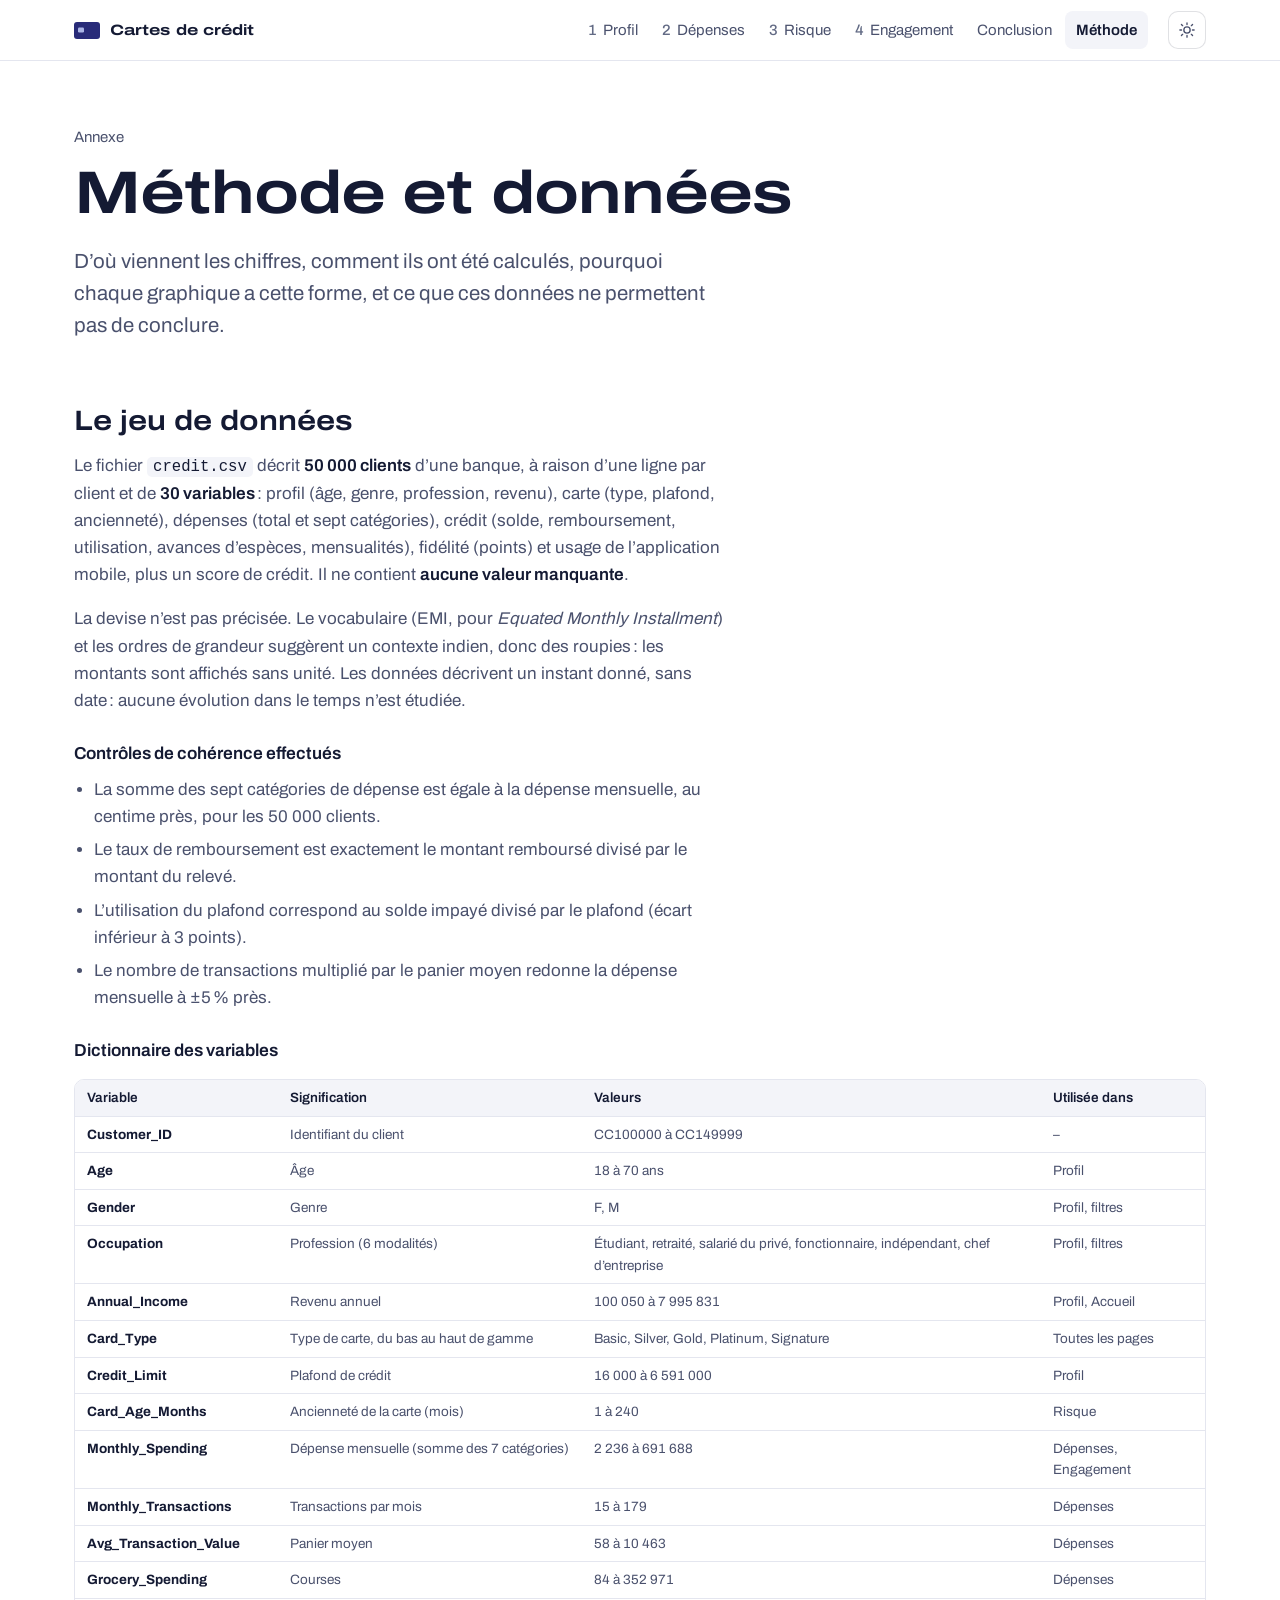
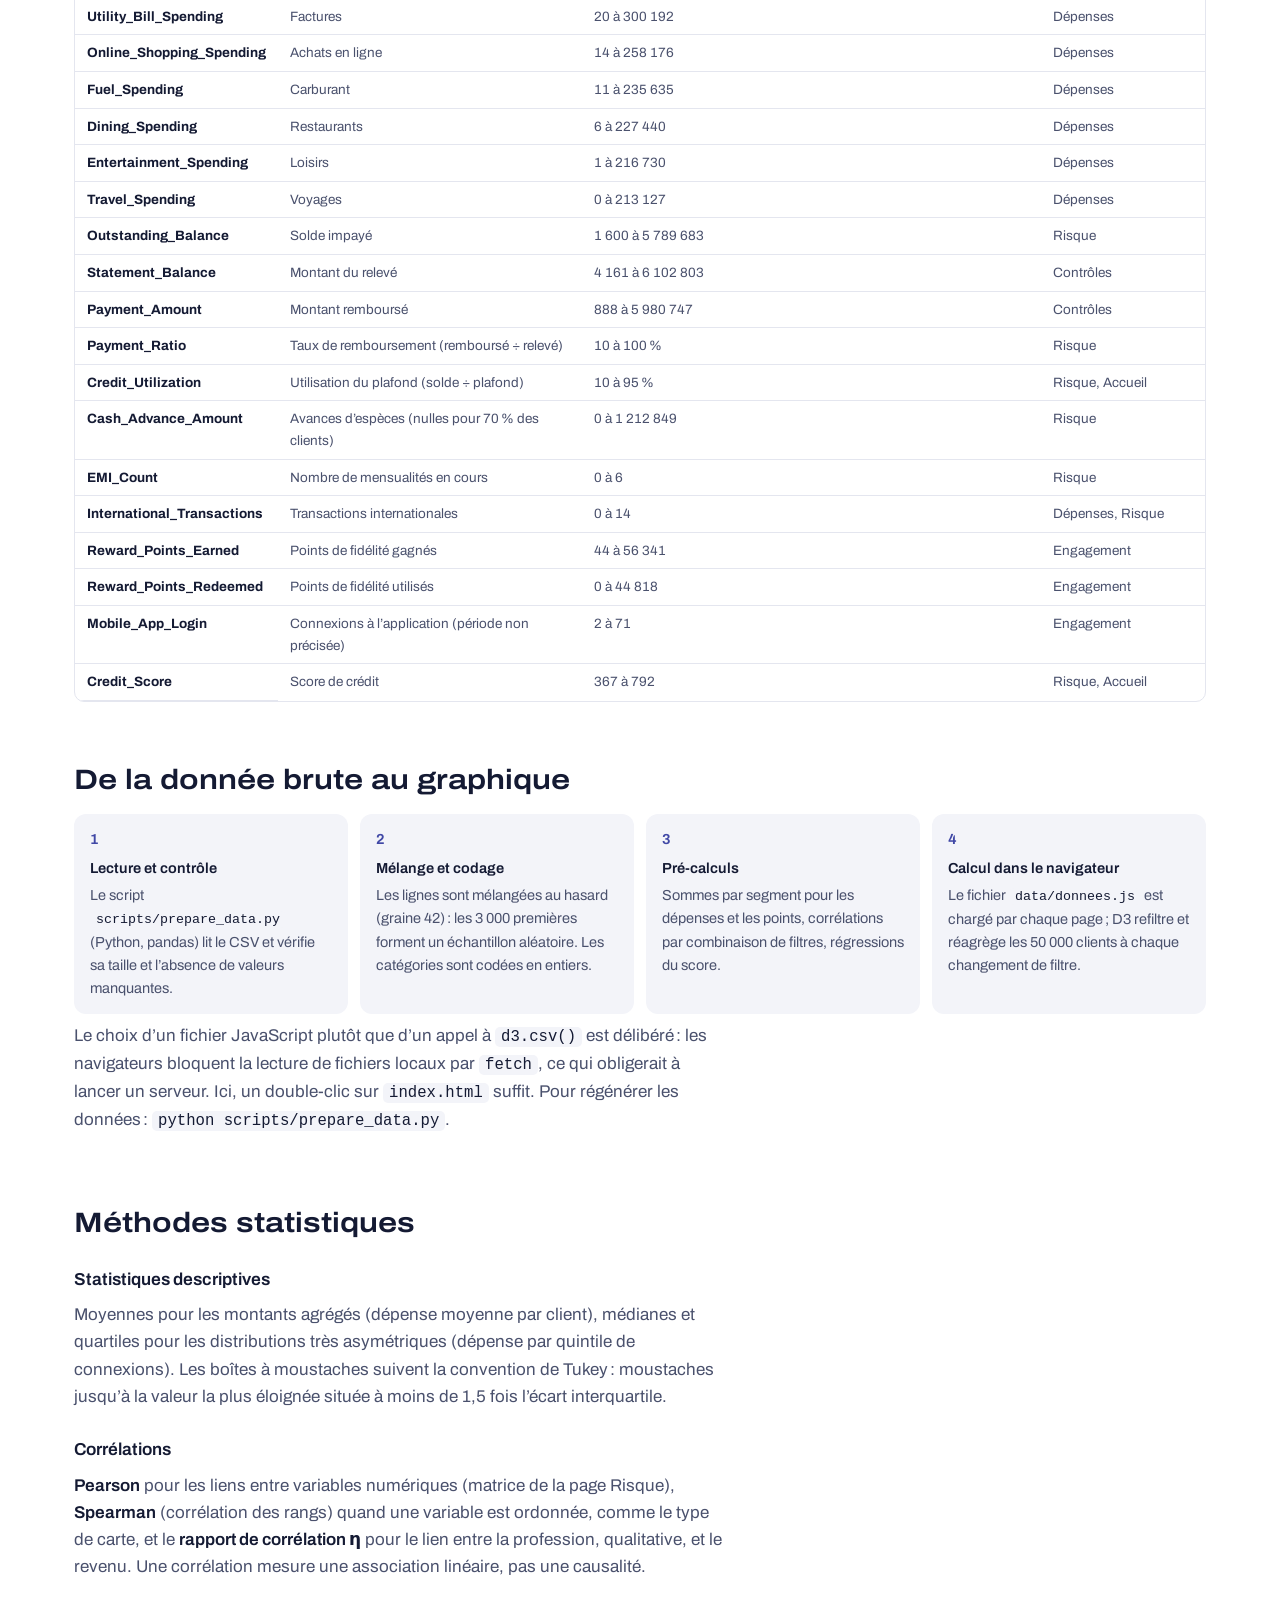
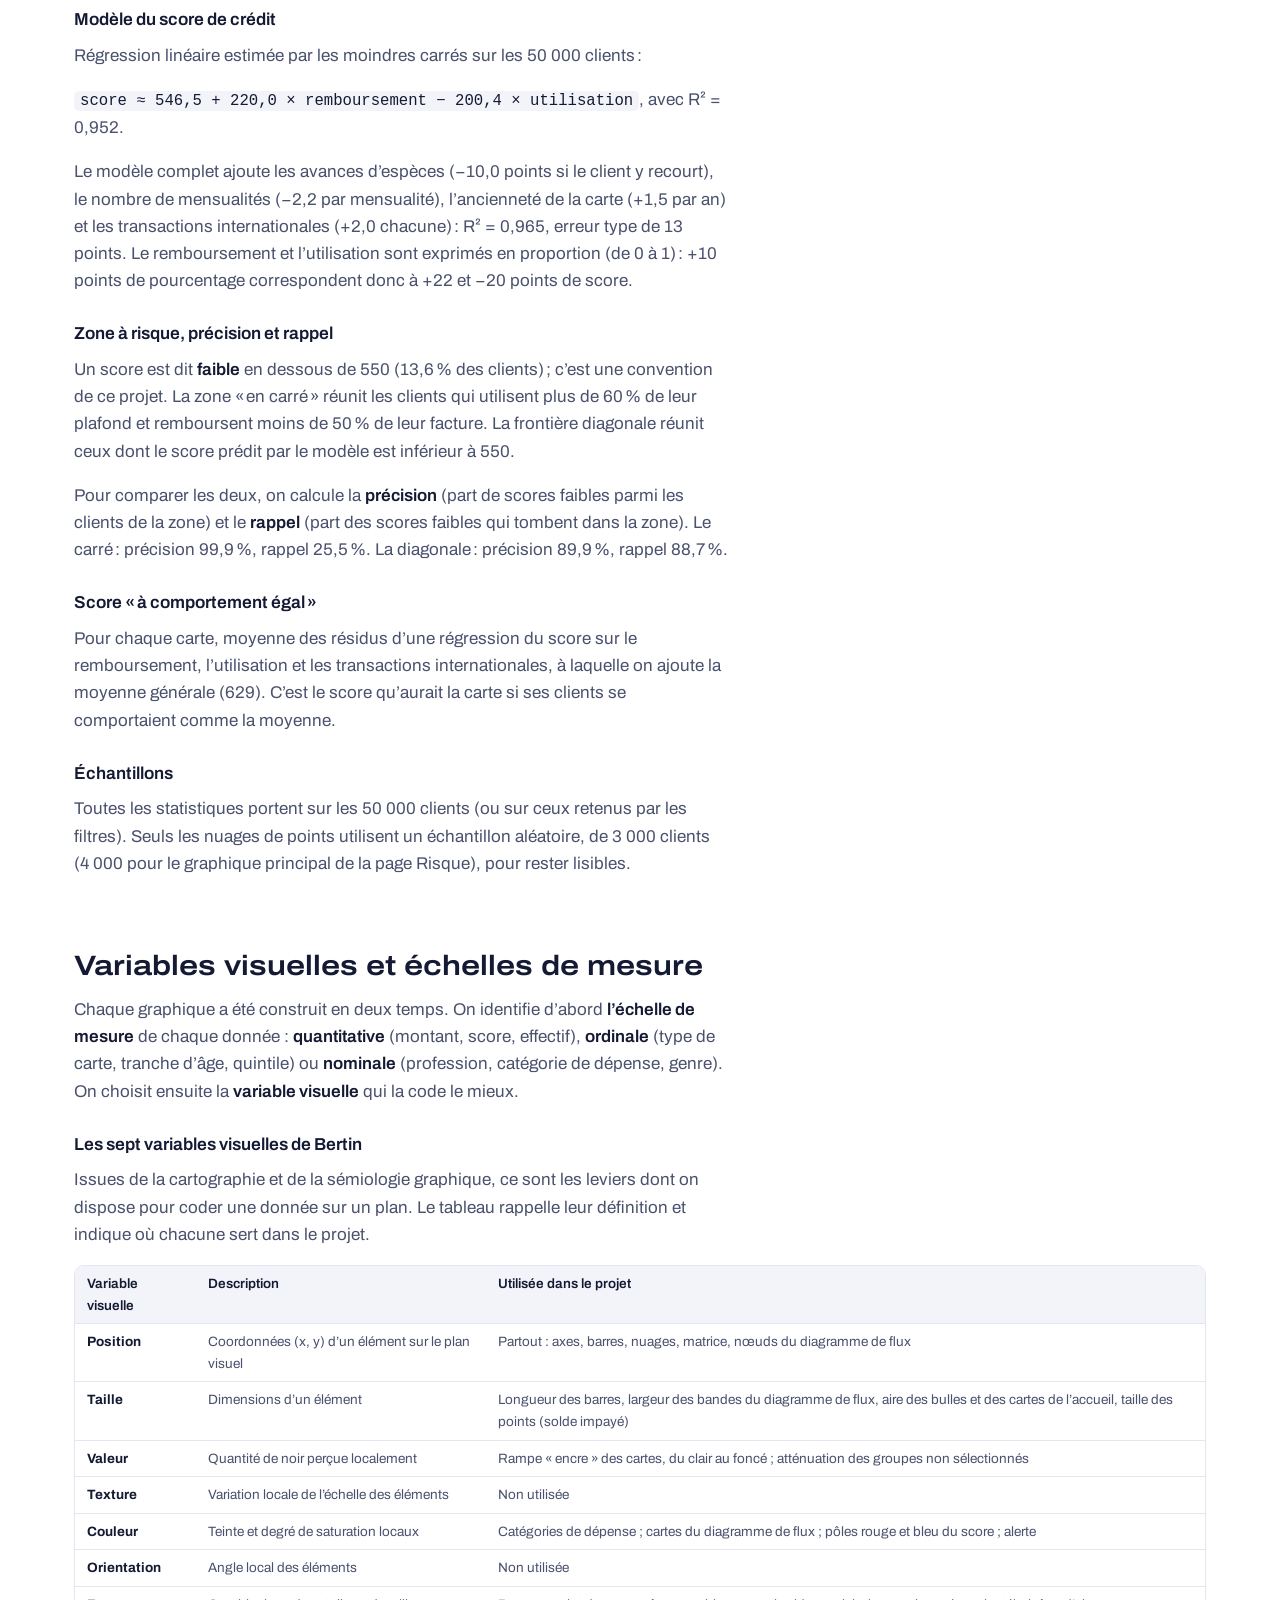
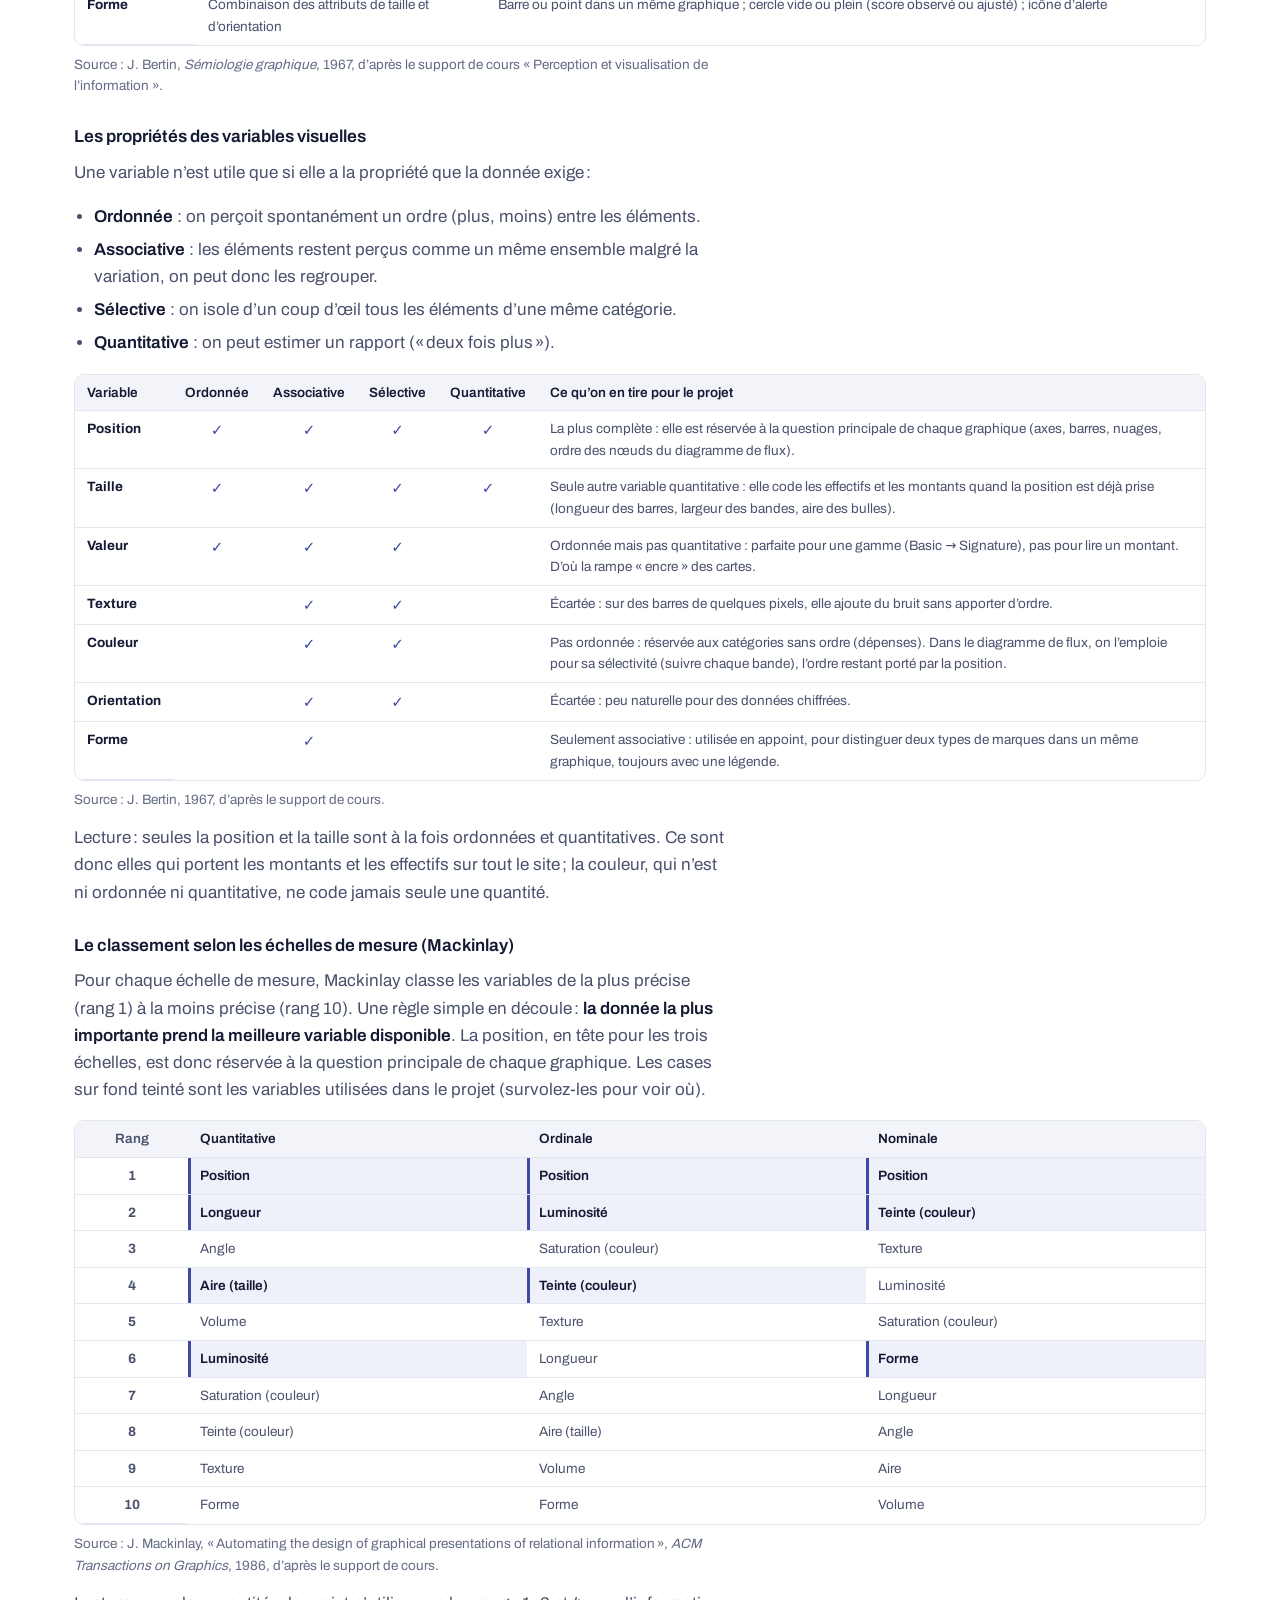
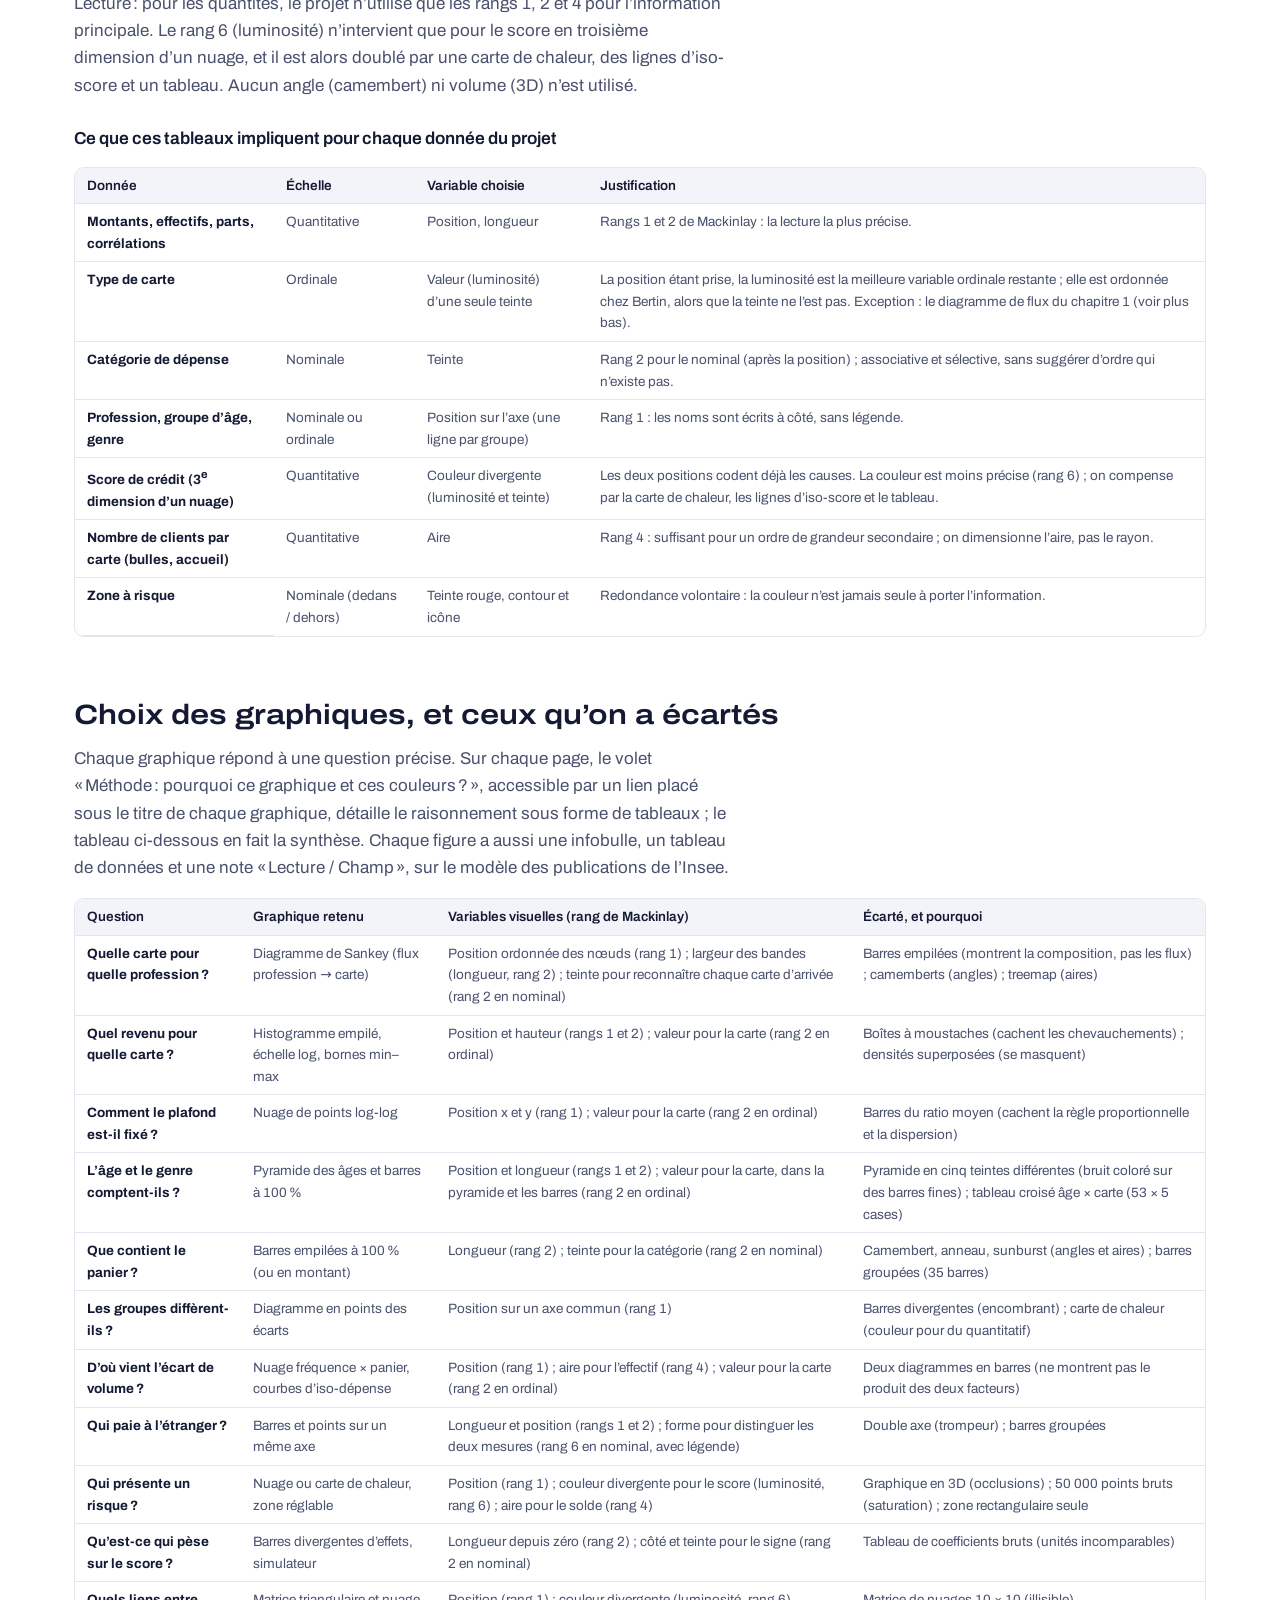
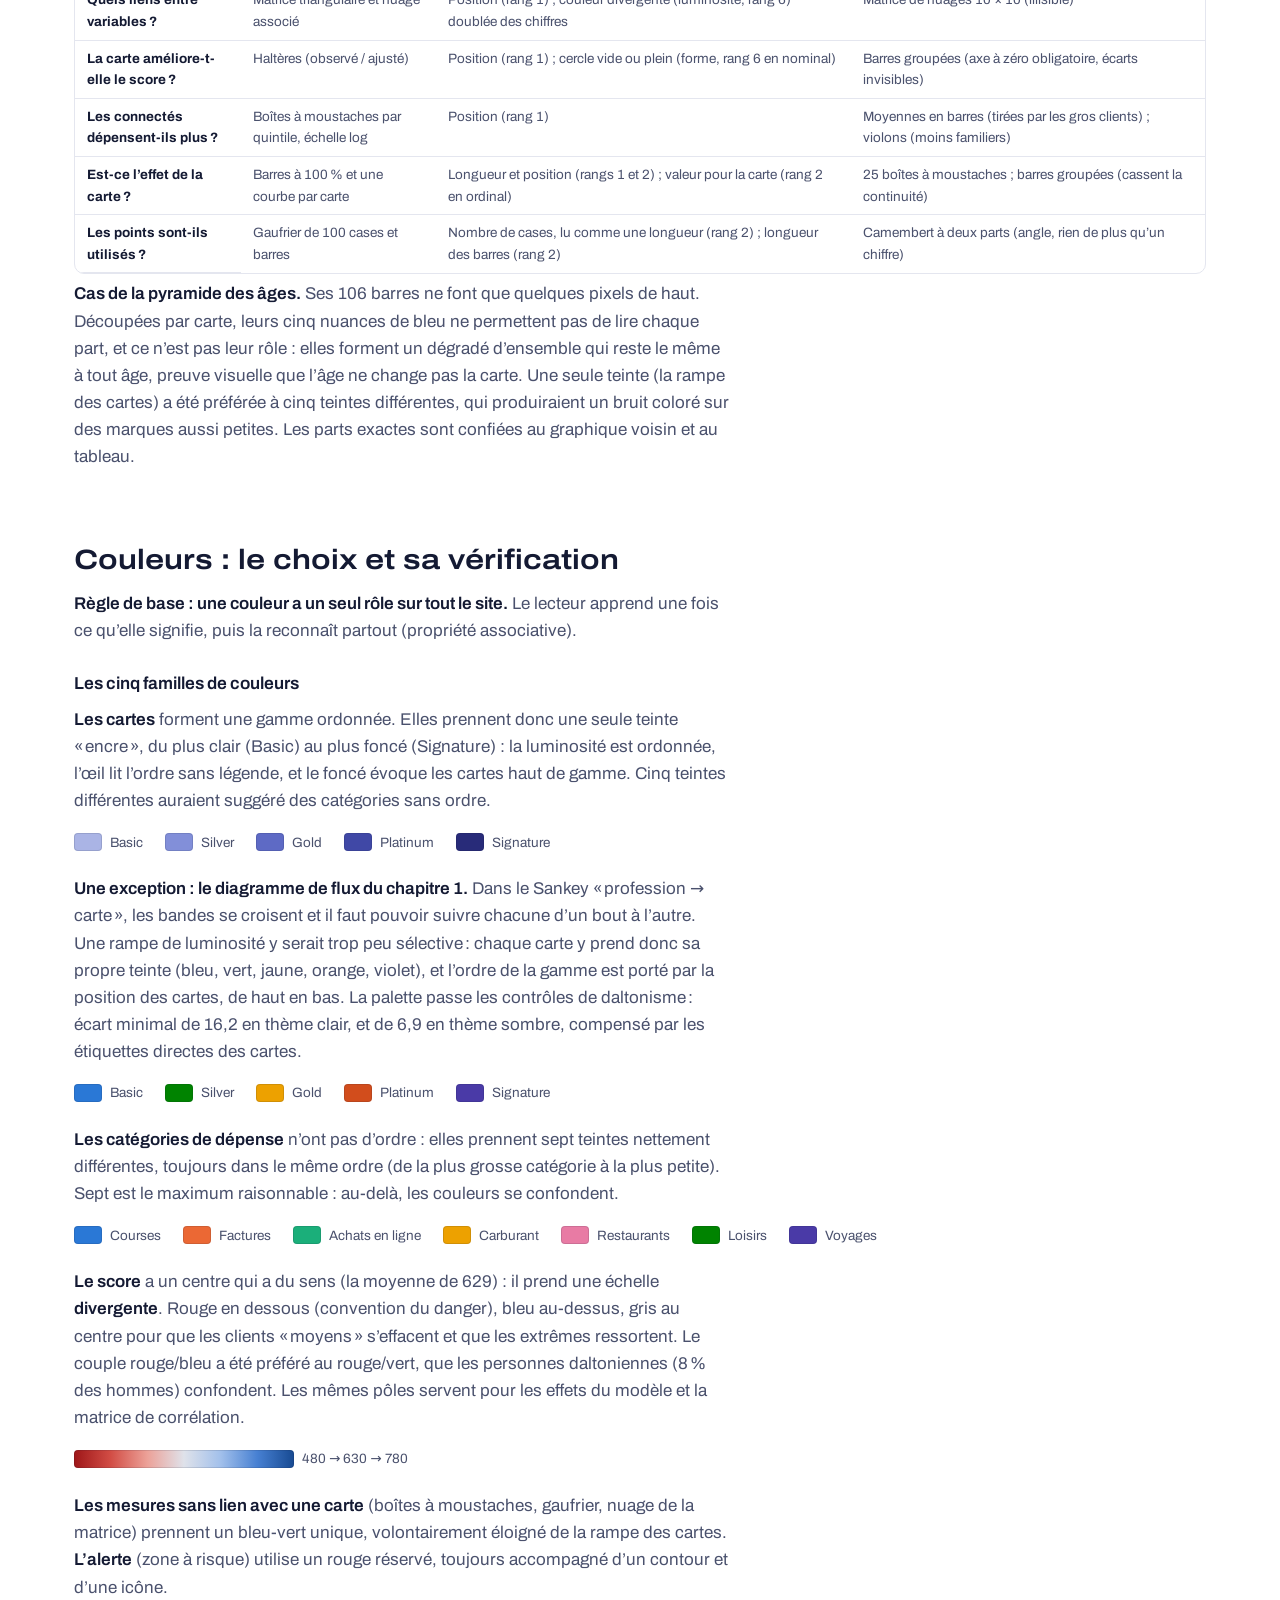
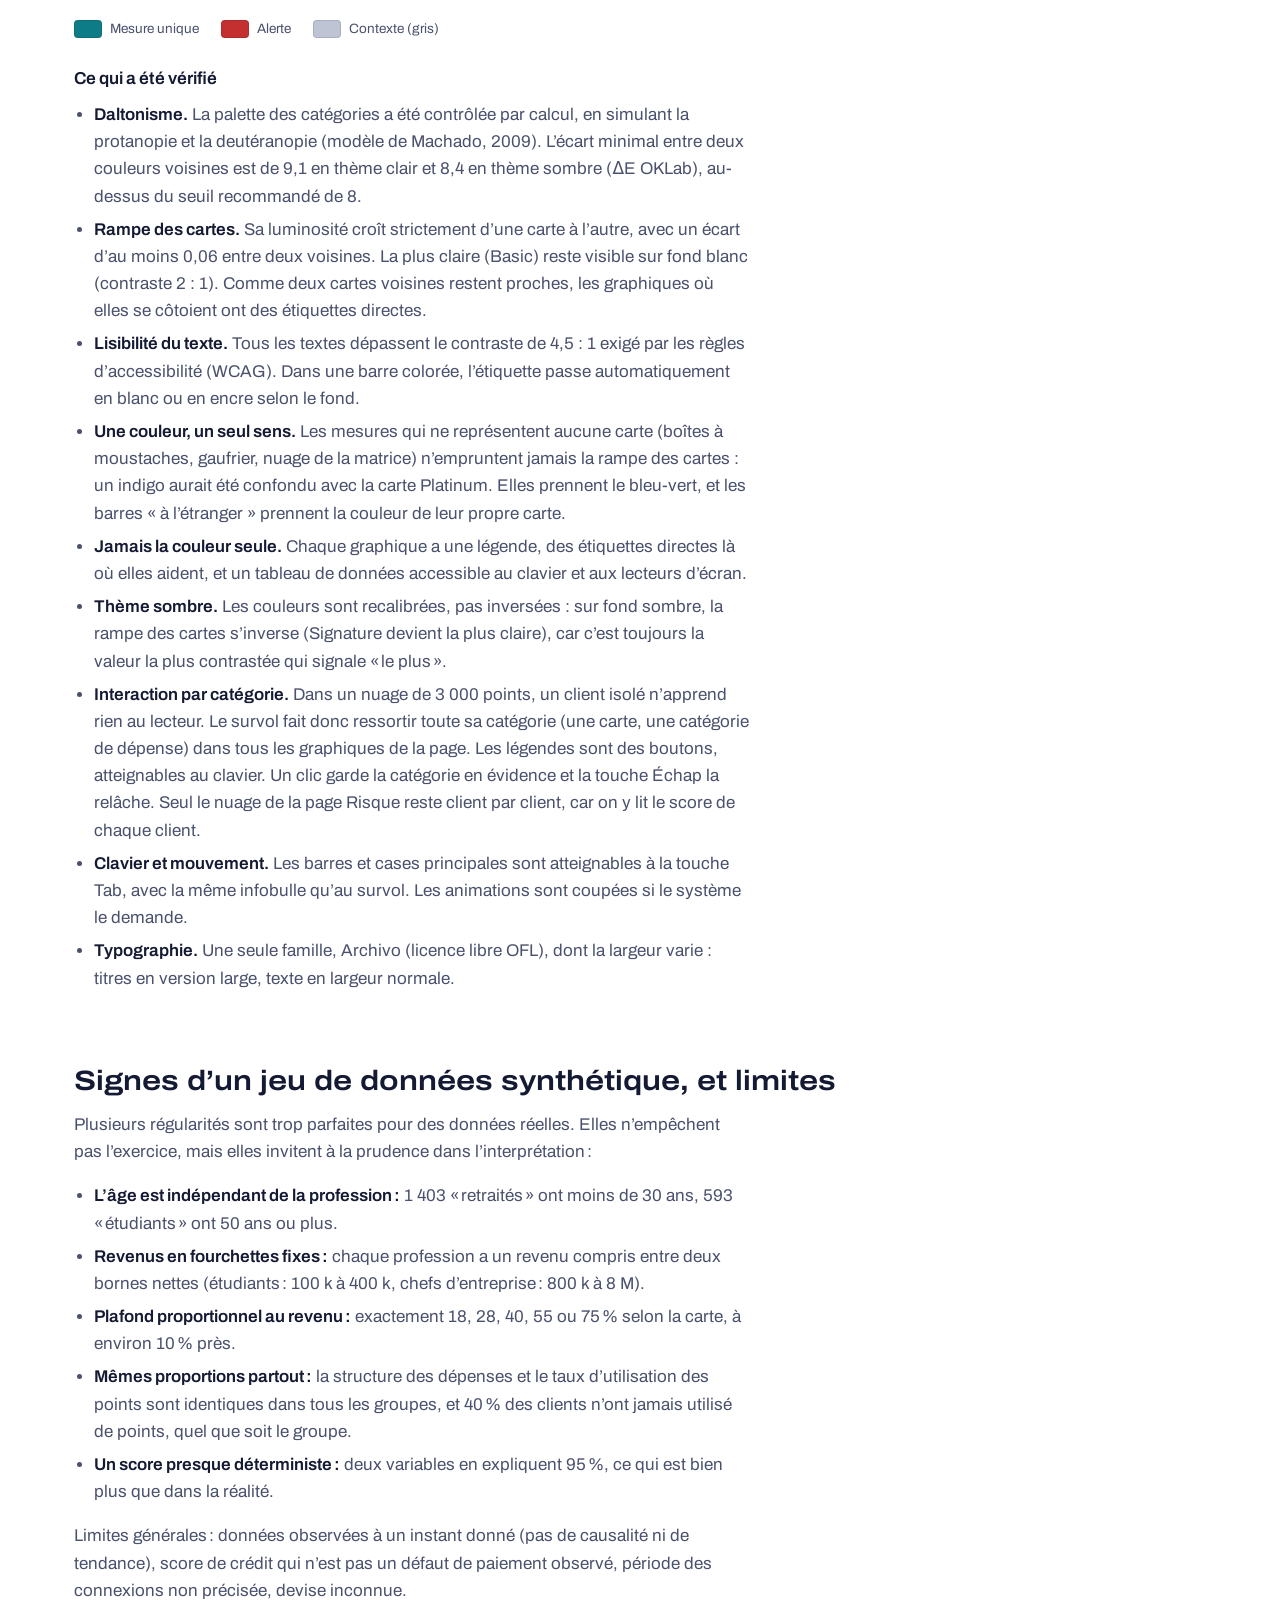
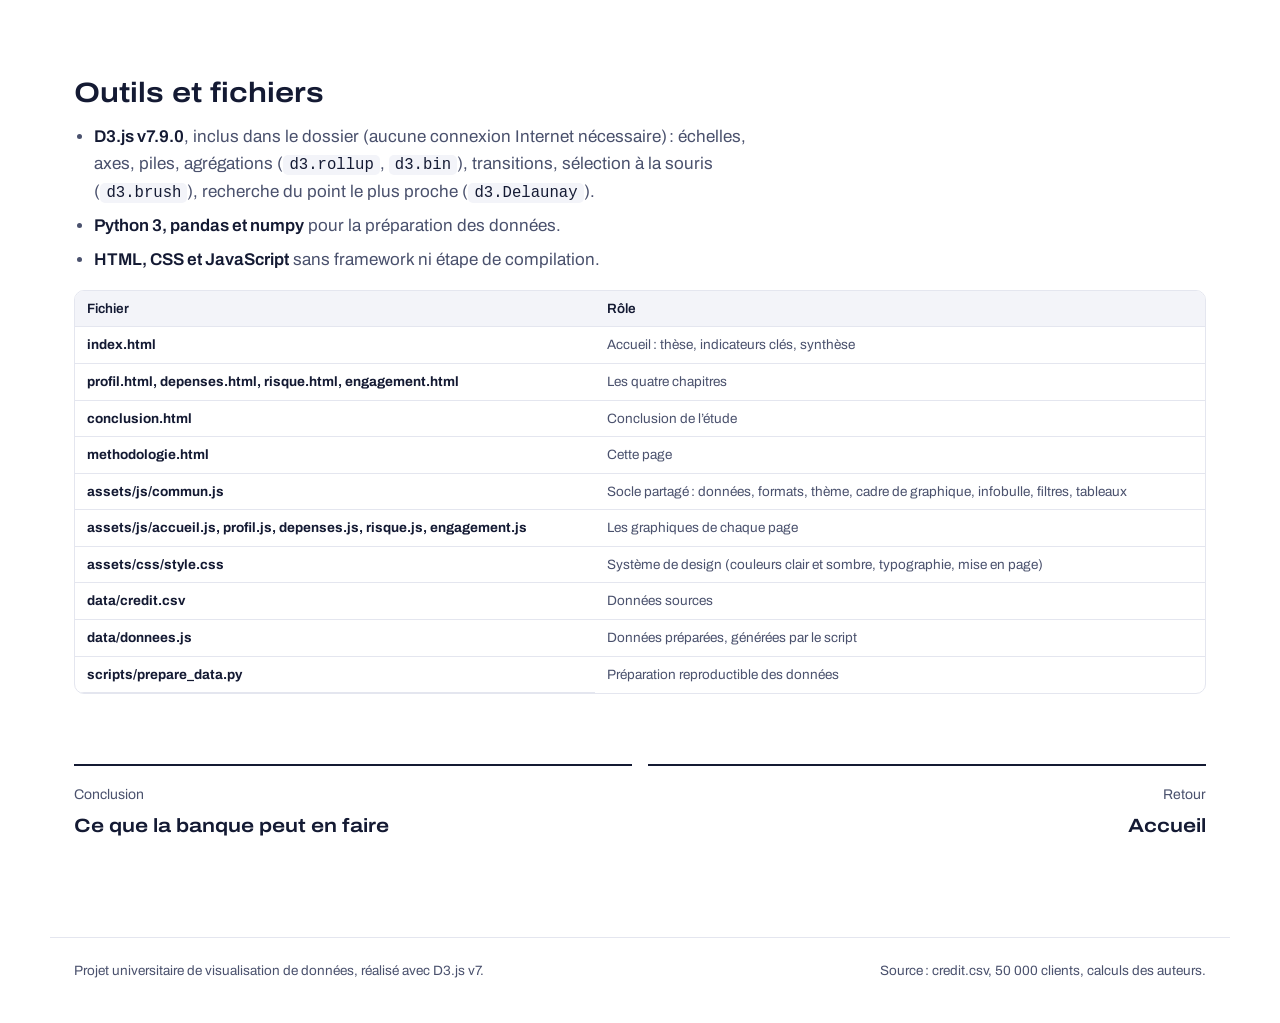
<file: methodologie.html>
<!doctype html>
<html lang="fr">
<head>
<meta charset="utf-8">
<meta name="viewport" content="width=device-width, initial-scale=1">
<title>Méthode et données · Cartes de crédit</title>
<meta name="description" content="Annexe méthodologique : jeu de données, préparation, méthodes statistiques, choix des graphiques, accessibilité et limites.">
<script>try{var t=localStorage.getItem("cc-theme");if(t)document.documentElement.dataset.theme=t}catch(e){}</script>
<link rel="icon" href="data:image/svg+xml,%3Csvg xmlns='http://www.w3.org/2000/svg' viewBox='0 0 32 32'%3E%3Crect x='1' y='6' width='30' height='20' rx='3.5' fill='%23282b79'/%3E%3Crect x='5' y='12' width='7' height='6' rx='1.4' fill='%23aab4e5'/%3E%3C/svg%3E">
<link rel="stylesheet" href="assets/css/style.css">
</head>
<body data-sans-donnees>
<a class="skip" href="#contenu">Aller au contenu</a>
<header class="site-header">
  <div class="inner">
    <a class="brand" href="index.html">
      <svg viewBox="0 0 26 17" aria-hidden="true"><rect class="mark-body" width="26" height="17" rx="3"/><rect class="mark-chip" x="4" y="5.5" width="6" height="5" rx="1.2"/></svg>
      <span>Cartes de crédit</span>
    </a>
    <nav class="chapters" aria-label="Chapitres">
      <a href="profil.html"><span class="n">1</span><span>Profil</span></a>
      <a href="depenses.html"><span class="n">2</span><span>Dépenses</span></a>
      <a href="risque.html"><span class="n">3</span><span>Risque</span></a>
      <a href="engagement.html"><span class="n">4</span><span>Engagement</span></a>
      <a href="conclusion.html">Conclusion</a>
      <a href="methodologie.html" aria-current="page">Méthode</a>
    </nav>
    <button class="theme-toggle" type="button" aria-label="Changer de thème">
      <svg class="sun" viewBox="0 0 24 24" fill="none" stroke="currentColor" stroke-width="1.8" stroke-linecap="round" aria-hidden="true"><circle cx="12" cy="12" r="4.2"/><path d="M12 2.5v2.2M12 19.3v2.2M4.6 4.6l1.6 1.6M17.8 17.8l1.6 1.6M2.5 12h2.2M19.3 12h2.2M4.6 19.4l1.6-1.6M17.8 6.2l1.6-1.6"/></svg>
      <svg class="moon" viewBox="0 0 24 24" fill="none" stroke="currentColor" stroke-width="1.8" stroke-linejoin="round" aria-hidden="true"><path d="M20 14.5A8.5 8.5 0 0 1 9.5 4a8.5 8.5 0 1 0 10.5 10.5Z"/></svg>
    </button>
  </div>
</header>

<main id="contenu">
  <header class="chapter-head">
    <p class="kicker">Annexe</p>
    <h1>Méthode et données</h1>
    <p class="lead">D’où viennent les chiffres, comment ils ont été calculés, pourquoi chaque graphique a cette forme, et ce que ces données ne permettent pas de conclure.</p>
  </header>

  <div class="prose">
    <section aria-labelledby="m-jeu">
      <h2 id="m-jeu">Le jeu de données</h2>
      <p>Le fichier <code>credit.csv</code> décrit <strong>50&nbsp;000 clients</strong> d’une banque, à raison d’une ligne par client et de <strong>30 variables</strong>&#8239;: profil (âge, genre, profession, revenu), carte (type, plafond, ancienneté), dépenses (total et sept catégories), crédit (solde, remboursement, utilisation, avances d’espèces, mensualités), fidélité (points) et usage de l’application mobile, plus un score de crédit. Il ne contient <strong>aucune valeur manquante</strong>.</p>
      <p>La devise n’est pas précisée. Le vocabulaire (EMI, pour <em lang="en">Equated Monthly Installment</em>) et les ordres de grandeur suggèrent un contexte indien, donc des roupies&#8239;: les montants sont affichés sans unité. Les données décrivent un instant donné, sans date&#8239;: aucune évolution dans le temps n’est étudiée.</p>

      <h3>Contrôles de cohérence effectués</h3>
      <ul>
        <li>La somme des sept catégories de dépense est égale à la dépense mensuelle, au centime près, pour les 50&nbsp;000 clients.</li>
        <li>Le taux de remboursement est exactement le montant remboursé divisé par le montant du relevé.</li>
        <li>L’utilisation du plafond correspond au solde impayé divisé par le plafond (écart inférieur à 3 points).</li>
        <li>Le nombre de transactions multiplié par le panier moyen redonne la dépense mensuelle à ±5&#8239;% près.</li>
      </ul>

      <h3>Dictionnaire des variables</h3>
      <div class="table-wrap">
        <table class="data">
          <thead><tr><th scope="col">Variable</th><th scope="col">Signification</th><th scope="col">Valeurs</th><th scope="col">Utilisée dans</th></tr></thead>
          <tbody>
            <tr><th scope="row">Customer_ID</th><td>Identifiant du client</td><td>CC100000 à CC149999</td><td>–</td></tr>
            <tr><th scope="row">Age</th><td>Âge</td><td>18 à 70 ans</td><td>Profil</td></tr>
            <tr><th scope="row">Gender</th><td>Genre</td><td>F, M</td><td>Profil, filtres</td></tr>
            <tr><th scope="row">Occupation</th><td>Profession (6 modalités)</td><td>Étudiant, retraité, salarié du privé, fonctionnaire, indépendant, chef d’entreprise</td><td>Profil, filtres</td></tr>
            <tr><th scope="row">Annual_Income</th><td>Revenu annuel</td><td>100&nbsp;050 à 7&nbsp;995&nbsp;831</td><td>Profil, Accueil</td></tr>
            <tr><th scope="row">Card_Type</th><td>Type de carte, du bas au haut de gamme</td><td>Basic, Silver, Gold, Platinum, Signature</td><td>Toutes les pages</td></tr>
            <tr><th scope="row">Credit_Limit</th><td>Plafond de crédit</td><td>16&nbsp;000 à 6&nbsp;591&nbsp;000</td><td>Profil</td></tr>
            <tr><th scope="row">Card_Age_Months</th><td>Ancienneté de la carte (mois)</td><td>1 à 240</td><td>Risque</td></tr>
            <tr><th scope="row">Monthly_Spending</th><td>Dépense mensuelle (somme des 7 catégories)</td><td>2&nbsp;236 à 691&nbsp;688</td><td>Dépenses, Engagement</td></tr>
            <tr><th scope="row">Monthly_Transactions</th><td>Transactions par mois</td><td>15 à 179</td><td>Dépenses</td></tr>
            <tr><th scope="row">Avg_Transaction_Value</th><td>Panier moyen</td><td>58 à 10&nbsp;463</td><td>Dépenses</td></tr>
            <tr><th scope="row">Grocery_Spending</th><td>Courses</td><td>84 à 352&nbsp;971</td><td>Dépenses</td></tr>
            <tr><th scope="row">Utility_Bill_Spending</th><td>Factures</td><td>20 à 300&nbsp;192</td><td>Dépenses</td></tr>
            <tr><th scope="row">Online_Shopping_Spending</th><td>Achats en ligne</td><td>14 à 258&nbsp;176</td><td>Dépenses</td></tr>
            <tr><th scope="row">Fuel_Spending</th><td>Carburant</td><td>11 à 235&nbsp;635</td><td>Dépenses</td></tr>
            <tr><th scope="row">Dining_Spending</th><td>Restaurants</td><td>6 à 227&nbsp;440</td><td>Dépenses</td></tr>
            <tr><th scope="row">Entertainment_Spending</th><td>Loisirs</td><td>1 à 216&nbsp;730</td><td>Dépenses</td></tr>
            <tr><th scope="row">Travel_Spending</th><td>Voyages</td><td>0 à 213&nbsp;127</td><td>Dépenses</td></tr>
            <tr><th scope="row">Outstanding_Balance</th><td>Solde impayé</td><td>1&nbsp;600 à 5&nbsp;789&nbsp;683</td><td>Risque</td></tr>
            <tr><th scope="row">Statement_Balance</th><td>Montant du relevé</td><td>4&nbsp;161 à 6&nbsp;102&nbsp;803</td><td>Contrôles</td></tr>
            <tr><th scope="row">Payment_Amount</th><td>Montant remboursé</td><td>888 à 5&nbsp;980&nbsp;747</td><td>Contrôles</td></tr>
            <tr><th scope="row">Payment_Ratio</th><td>Taux de remboursement (remboursé ÷ relevé)</td><td>10 à 100&#8239;%</td><td>Risque</td></tr>
            <tr><th scope="row">Credit_Utilization</th><td>Utilisation du plafond (solde ÷ plafond)</td><td>10 à 95&#8239;%</td><td>Risque, Accueil</td></tr>
            <tr><th scope="row">Cash_Advance_Amount</th><td>Avances d’espèces (nulles pour 70&#8239;% des clients)</td><td>0 à 1&nbsp;212&nbsp;849</td><td>Risque</td></tr>
            <tr><th scope="row">EMI_Count</th><td>Nombre de mensualités en cours</td><td>0 à 6</td><td>Risque</td></tr>
            <tr><th scope="row">International_Transactions</th><td>Transactions internationales</td><td>0 à 14</td><td>Dépenses, Risque</td></tr>
            <tr><th scope="row">Reward_Points_Earned</th><td>Points de fidélité gagnés</td><td>44 à 56&nbsp;341</td><td>Engagement</td></tr>
            <tr><th scope="row">Reward_Points_Redeemed</th><td>Points de fidélité utilisés</td><td>0 à 44&nbsp;818</td><td>Engagement</td></tr>
            <tr><th scope="row">Mobile_App_Login</th><td>Connexions à l’application (période non précisée)</td><td>2 à 71</td><td>Engagement</td></tr>
            <tr><th scope="row">Credit_Score</th><td>Score de crédit</td><td>367 à 792</td><td>Risque, Accueil</td></tr>
          </tbody>
        </table>
      </div>
    </section>

    <section class="block" aria-labelledby="m-chaine">
      <h2 id="m-chaine">De la donnée brute au graphique</h2>
      <div class="pipeline">
        <div><strong>Lecture et contrôle</strong>Le script <code>scripts/prepare_data.py</code> (Python, pandas) lit le CSV et vérifie sa taille et l’absence de valeurs manquantes.</div>
        <div><strong>Mélange et codage</strong>Les lignes sont mélangées au hasard (graine 42)&#8239;: les 3&nbsp;000 premières forment un échantillon aléatoire. Les catégories sont codées en entiers.</div>
        <div><strong>Pré-calculs</strong>Sommes par segment pour les dépenses et les points, corrélations par combinaison de filtres, régressions du score.</div>
        <div><strong>Calcul dans le navigateur</strong>Le fichier <code>data/donnees.js</code> est chargé par chaque page&#8239;; D3 refiltre et réagrège les 50&nbsp;000 clients à chaque changement de filtre.</div>
      </div>
      <p>Le choix d’un fichier JavaScript plutôt que d’un appel à <code>d3.csv()</code> est délibéré&#8239;: les navigateurs bloquent la lecture de fichiers locaux par <code>fetch</code>, ce qui obligerait à lancer un serveur. Ici, un double-clic sur <code>index.html</code> suffit. Pour régénérer les données&#8239;: <code>python scripts/prepare_data.py</code>.</p>
    </section>

    <section class="block" aria-labelledby="m-stats">
      <h2 id="m-stats">Méthodes statistiques</h2>
      <h3>Statistiques descriptives</h3>
      <p>Moyennes pour les montants agrégés (dépense moyenne par client), médianes et quartiles pour les distributions très asymétriques (dépense par quintile de connexions). Les boîtes à moustaches suivent la convention de Tukey&#8239;: moustaches jusqu’à la valeur la plus éloignée située à moins de 1,5 fois l’écart interquartile.</p>
      <h3>Corrélations</h3>
      <p><strong>Pearson</strong> pour les liens entre variables numériques (matrice de la page Risque), <strong>Spearman</strong> (corrélation des rangs) quand une variable est ordonnée, comme le type de carte, et le <strong>rapport de corrélation η</strong> pour le lien entre la profession, qualitative, et le revenu. Une corrélation mesure une association linéaire, pas une causalité.</p>
      <h3>Modèle du score de crédit</h3>
      <p>Régression linéaire estimée par les moindres carrés sur les 50&nbsp;000 clients&#8239;:</p>
      <p><code>score ≈ 546,5 + 220,0 × remboursement − 200,4 × utilisation</code>, avec R² = 0,952.</p>
      <p>Le modèle complet ajoute les avances d’espèces (−10,0 points si le client y recourt), le nombre de mensualités (−2,2 par mensualité), l’ancienneté de la carte (+1,5 par an) et les transactions internationales (+2,0 chacune)&#8239;: R² = 0,965, erreur type de 13 points. Le remboursement et l’utilisation sont exprimés en proportion (de 0 à 1)&#8239;: +10 points de pourcentage correspondent donc à +22 et −20 points de score.</p>
      <h3>Zone à risque, précision et rappel</h3>
      <p>Un score est dit <strong>faible</strong> en dessous de 550 (13,6&#8239;% des clients)&#8239;; c’est une convention de ce projet. La zone «&#8239;en carré&#8239;» réunit les clients qui utilisent plus de 60&#8239;% de leur plafond et remboursent moins de 50&#8239;% de leur facture. La frontière diagonale réunit ceux dont le score prédit par le modèle est inférieur à 550.</p>
      <p>Pour comparer les deux, on calcule la <strong>précision</strong> (part de scores faibles parmi les clients de la zone) et le <strong>rappel</strong> (part des scores faibles qui tombent dans la zone). Le carré&#8239;: précision 99,9&#8239;%, rappel 25,5&#8239;%. La diagonale&#8239;: précision 89,9&#8239;%, rappel 88,7&#8239;%.</p>
      <h3>Score «&#8239;à comportement égal&#8239;»</h3>
      <p>Pour chaque carte, moyenne des résidus d’une régression du score sur le remboursement, l’utilisation et les transactions internationales, à laquelle on ajoute la moyenne générale (629). C’est le score qu’aurait la carte si ses clients se comportaient comme la moyenne.</p>
      <h3>Échantillons</h3>
      <p>Toutes les statistiques portent sur les 50&nbsp;000 clients (ou sur ceux retenus par les filtres). Seuls les nuages de points utilisent un échantillon aléatoire, de 3&nbsp;000 clients (4&nbsp;000 pour le graphique principal de la page Risque), pour rester lisibles.</p>
    </section>

    <section class="block" aria-labelledby="m-variables">
      <h2 id="m-variables">Variables visuelles et échelles de mesure</h2>
      <p>Chaque graphique a été construit en deux temps. On identifie d’abord <strong>l’échelle de mesure</strong> de chaque donnée : <strong>quantitative</strong> (montant, score, effectif), <strong>ordinale</strong> (type de carte, tranche d’âge, quintile) ou <strong>nominale</strong> (profession, catégorie de dépense, genre). On choisit ensuite la <strong>variable visuelle</strong> qui la code le mieux.</p>
      <h3>Les sept variables visuelles de Bertin</h3>
      <p>Issues de la cartographie et de la sémiologie graphique, ce sont les leviers dont on dispose pour coder une donnée sur un plan. Le tableau rappelle leur définition et indique où chacune sert dans le projet.</p>
      <div class="table-wrap">
        <table class="data">
          <caption class="sr-only">Les sept variables visuelles de Bertin et leur usage dans le projet</caption>
          <thead><tr><th scope="col">Variable visuelle</th><th scope="col">Description</th><th scope="col">Utilisée dans le projet</th></tr></thead>
          <tbody>
            <tr><th scope="row">Position</th><td>Coordonnées (x, y) d’un élément sur le plan visuel</td><td>Partout : axes, barres, nuages, matrice, nœuds du diagramme de flux</td></tr>
            <tr><th scope="row">Taille</th><td>Dimensions d’un élément</td><td>Longueur des barres, largeur des bandes du diagramme de flux, aire des bulles et des cartes de l’accueil, taille des points (solde impayé)</td></tr>
            <tr><th scope="row">Valeur</th><td>Quantité de noir perçue localement</td><td>Rampe « encre » des cartes, du clair au foncé ; atténuation des groupes non sélectionnés</td></tr>
            <tr><th scope="row">Texture</th><td>Variation locale de l’échelle des éléments</td><td>Non utilisée</td></tr>
            <tr><th scope="row">Couleur</th><td>Teinte et degré de saturation locaux</td><td>Catégories de dépense ; cartes du diagramme de flux ; pôles rouge et bleu du score ; alerte</td></tr>
            <tr><th scope="row">Orientation</th><td>Angle local des éléments</td><td>Non utilisée</td></tr>
            <tr><th scope="row">Forme</th><td>Combinaison des attributs de taille et d’orientation</td><td>Barre ou point dans un même graphique ; cercle vide ou plein (score observé ou ajusté) ; icône d’alerte</td></tr>
          </tbody>
        </table>
      </div>
      <p class="source">Source : J. Bertin, <em>Sémiologie graphique</em>, 1967, d’après le support de cours « Perception et visualisation de l’information ».</p>

      <h3>Les propriétés des variables visuelles</h3>
      <p>Une variable n’est utile que si elle a la propriété que la donnée exige&#8239;:</p>
      <ul>
        <li><strong>Ordonnée</strong> : on perçoit spontanément un ordre (plus, moins) entre les éléments.</li>
        <li><strong>Associative</strong> : les éléments restent perçus comme un même ensemble malgré la variation, on peut donc les regrouper.</li>
        <li><strong>Sélective</strong> : on isole d’un coup d’œil tous les éléments d’une même catégorie.</li>
        <li><strong>Quantitative</strong> : on peut estimer un rapport («&#8239;deux fois plus&#8239;»).</li>
      </ul>
      <div class="table-wrap">
        <table class="data">
          <caption class="sr-only">Propriétés des variables visuelles et conséquences pour le projet</caption>
          <thead><tr><th scope="col">Variable</th><th scope="col" class="c">Ordonnée</th><th scope="col" class="c">Associative</th><th scope="col" class="c">Sélective</th><th scope="col" class="c">Quantitative</th><th scope="col">Ce qu’on en tire pour le projet</th></tr></thead>
          <tbody>
            <tr><th scope="row">Position</th><td class="chk"><span aria-hidden="true">✓</span><span class="sr-only">oui</span></td><td class="chk"><span aria-hidden="true">✓</span><span class="sr-only">oui</span></td><td class="chk"><span aria-hidden="true">✓</span><span class="sr-only">oui</span></td><td class="chk"><span aria-hidden="true">✓</span><span class="sr-only">oui</span></td><td>La plus complète : elle est réservée à la question principale de chaque graphique (axes, barres, nuages, ordre des nœuds du diagramme de flux).</td></tr>
            <tr><th scope="row">Taille</th><td class="chk"><span aria-hidden="true">✓</span><span class="sr-only">oui</span></td><td class="chk"><span aria-hidden="true">✓</span><span class="sr-only">oui</span></td><td class="chk"><span aria-hidden="true">✓</span><span class="sr-only">oui</span></td><td class="chk"><span aria-hidden="true">✓</span><span class="sr-only">oui</span></td><td>Seule autre variable quantitative : elle code les effectifs et les montants quand la position est déjà prise (longueur des barres, largeur des bandes, aire des bulles).</td></tr>
            <tr><th scope="row">Valeur</th><td class="chk"><span aria-hidden="true">✓</span><span class="sr-only">oui</span></td><td class="chk"><span aria-hidden="true">✓</span><span class="sr-only">oui</span></td><td class="chk"><span aria-hidden="true">✓</span><span class="sr-only">oui</span></td><td class="chk"><span class="sr-only">non</span></td><td>Ordonnée mais pas quantitative : parfaite pour une gamme (Basic → Signature), pas pour lire un montant. D’où la rampe « encre » des cartes.</td></tr>
            <tr><th scope="row">Texture</th><td class="chk"><span class="sr-only">non</span></td><td class="chk"><span aria-hidden="true">✓</span><span class="sr-only">oui</span></td><td class="chk"><span aria-hidden="true">✓</span><span class="sr-only">oui</span></td><td class="chk"><span class="sr-only">non</span></td><td>Écartée : sur des barres de quelques pixels, elle ajoute du bruit sans apporter d’ordre.</td></tr>
            <tr><th scope="row">Couleur</th><td class="chk"><span class="sr-only">non</span></td><td class="chk"><span aria-hidden="true">✓</span><span class="sr-only">oui</span></td><td class="chk"><span aria-hidden="true">✓</span><span class="sr-only">oui</span></td><td class="chk"><span class="sr-only">non</span></td><td>Pas ordonnée : réservée aux catégories sans ordre (dépenses). Dans le diagramme de flux, on l’emploie pour sa sélectivité (suivre chaque bande), l’ordre restant porté par la position.</td></tr>
            <tr><th scope="row">Orientation</th><td class="chk"><span class="sr-only">non</span></td><td class="chk"><span aria-hidden="true">✓</span><span class="sr-only">oui</span></td><td class="chk"><span aria-hidden="true">✓</span><span class="sr-only">oui</span></td><td class="chk"><span class="sr-only">non</span></td><td>Écartée : peu naturelle pour des données chiffrées.</td></tr>
            <tr><th scope="row">Forme</th><td class="chk"><span class="sr-only">non</span></td><td class="chk"><span aria-hidden="true">✓</span><span class="sr-only">oui</span></td><td class="chk"><span class="sr-only">non</span></td><td class="chk"><span class="sr-only">non</span></td><td>Seulement associative : utilisée en appoint, pour distinguer deux types de marques dans un même graphique, toujours avec une légende.</td></tr>
          </tbody>
        </table>
      </div>
      <p class="source">Source : J. Bertin, 1967, d’après le support de cours.</p>
      <p>Lecture&#8239;: seules la position et la taille sont à la fois ordonnées et quantitatives. Ce sont donc elles qui portent les montants et les effectifs sur tout le site&#8239;; la couleur, qui n’est ni ordonnée ni quantitative, ne code jamais seule une quantité.</p>

      <h3>Le classement selon les échelles de mesure (Mackinlay)</h3>
      <p>Pour chaque échelle de mesure, Mackinlay classe les variables de la plus précise (rang 1) à la moins précise (rang 10). Une règle simple en découle&#8239;: <strong>la donnée la plus importante prend la meilleure variable disponible</strong>. La position, en tête pour les trois échelles, est donc réservée à la question principale de chaque graphique. Les cases sur fond teinté sont les variables utilisées dans le projet (survolez-les pour voir où).</p>
      <div class="table-wrap">
        <table class="data mackinlay">
          <caption class="sr-only">Classement des variables visuelles selon les échelles de mesure, variables utilisées dans le projet mises en évidence</caption>
          <thead><tr><th scope="col" class="c">Rang</th><th scope="col">Quantitative</th><th scope="col">Ordinale</th><th scope="col">Nominale</th></tr></thead>
          <tbody>
            <tr><th scope="row" class="c">1</th><td class="used" title="Utilisée : axes de tous les graphiques">Position<span class="sr-only"> (utilisée : axes de tous les graphiques)</span></td><td class="used" title="Utilisée : tranches d’âge, quintiles, ordre des cartes du diagramme de flux">Position<span class="sr-only"> (utilisée : tranches d’âge, quintiles, ordre des cartes du diagramme de flux)</span></td><td class="used" title="Utilisée : une ligne par profession ou catégorie">Position<span class="sr-only"> (utilisée : une ligne par profession ou catégorie)</span></td></tr>
            <tr><th scope="row" class="c">2</th><td class="used" title="Utilisée : barres, bandes du diagramme de flux">Longueur<span class="sr-only"> (utilisée : barres, bandes du diagramme de flux)</span></td><td class="used" title="Utilisée : rampe « encre » des cartes">Luminosité<span class="sr-only"> (utilisée : rampe « encre » des cartes)</span></td><td class="used" title="Utilisée : catégories de dépense">Teinte (couleur)<span class="sr-only"> (utilisée : catégories de dépense)</span></td></tr>
            <tr><th scope="row" class="c">3</th><td>Angle</td><td>Saturation (couleur)</td><td>Texture</td></tr>
            <tr><th scope="row" class="c">4</th><td class="used" title="Utilisée : bulles, cartes de l’accueil, taille des points">Aire (taille)<span class="sr-only"> (utilisée : bulles, cartes de l’accueil, taille des points)</span></td><td class="used" title="Utilisée : cartes du diagramme de flux (doublée par la position)">Teinte (couleur)<span class="sr-only"> (utilisée : cartes du diagramme de flux (doublée par la position))</span></td><td>Luminosité</td></tr>
            <tr><th scope="row" class="c">5</th><td>Volume</td><td>Texture</td><td>Saturation (couleur)</td></tr>
            <tr><th scope="row" class="c">6</th><td class="used" title="Utilisée : intensité du score (rouge ou bleu)">Luminosité<span class="sr-only"> (utilisée : intensité du score (rouge ou bleu))</span></td><td>Longueur</td><td class="used" title="Utilisée : barre ou point, cercle vide ou plein">Forme<span class="sr-only"> (utilisée : barre ou point, cercle vide ou plein)</span></td></tr>
            <tr><th scope="row" class="c">7</th><td>Saturation (couleur)</td><td>Angle</td><td>Longueur</td></tr>
            <tr><th scope="row" class="c">8</th><td>Teinte (couleur)</td><td>Aire (taille)</td><td>Angle</td></tr>
            <tr><th scope="row" class="c">9</th><td>Texture</td><td>Volume</td><td>Aire</td></tr>
            <tr><th scope="row" class="c">10</th><td>Forme</td><td>Forme</td><td>Volume</td></tr>
          </tbody>
        </table>
      </div>
      <p class="source">Source : J. Mackinlay, «&#8239;Automating the design of graphical presentations of relational information&#8239;», <em>ACM Transactions on Graphics</em>, 1986, d’après le support de cours.</p>
      <p>Lecture&#8239;: pour les quantités, le projet n’utilise que les rangs 1, 2 et 4 pour l’information principale. Le rang 6 (luminosité) n’intervient que pour le score en troisième dimension d’un nuage, et il est alors doublé par une carte de chaleur, des lignes d’iso-score et un tableau. Aucun angle (camembert) ni volume (3D) n’est utilisé.</p>

      <h3>Ce que ces tableaux impliquent pour chaque donnée du projet</h3>
      <div class="table-wrap">
        <table class="data">
          <thead><tr><th scope="col">Donnée</th><th scope="col">Échelle</th><th scope="col">Variable choisie</th><th scope="col">Justification</th></tr></thead>
          <tbody>
            <tr><th scope="row">Montants, effectifs, parts, corrélations</th><td>Quantitative</td><td>Position, longueur</td><td>Rangs 1 et 2 de Mackinlay : la lecture la plus précise.</td></tr>
            <tr><th scope="row">Type de carte</th><td>Ordinale</td><td>Valeur (luminosité) d’une seule teinte</td><td>La position étant prise, la luminosité est la meilleure variable ordinale restante ; elle est ordonnée chez Bertin, alors que la teinte ne l’est pas. Exception : le diagramme de flux du chapitre 1 (voir plus bas).</td></tr>
            <tr><th scope="row">Catégorie de dépense</th><td>Nominale</td><td>Teinte</td><td>Rang 2 pour le nominal (après la position) ; associative et sélective, sans suggérer d’ordre qui n’existe pas.</td></tr>
            <tr><th scope="row">Profession, groupe d’âge, genre</th><td>Nominale ou ordinale</td><td>Position sur l’axe (une ligne par groupe)</td><td>Rang 1 : les noms sont écrits à côté, sans légende.</td></tr>
            <tr><th scope="row">Score de crédit (3<sup>e</sup> dimension d’un nuage)</th><td>Quantitative</td><td>Couleur divergente (luminosité et teinte)</td><td>Les deux positions codent déjà les causes. La couleur est moins précise (rang 6) ; on compense par la carte de chaleur, les lignes d’iso-score et le tableau.</td></tr>
            <tr><th scope="row">Nombre de clients par carte (bulles, accueil)</th><td>Quantitative</td><td>Aire</td><td>Rang 4 : suffisant pour un ordre de grandeur secondaire ; on dimensionne l’aire, pas le rayon.</td></tr>
            <tr><th scope="row">Zone à risque</th><td>Nominale (dedans / dehors)</td><td>Teinte rouge, contour et icône</td><td>Redondance volontaire : la couleur n’est jamais seule à porter l’information.</td></tr>
          </tbody>
        </table>
      </div>
    </section>

    <section class="block" aria-labelledby="m-choix">
      <h2 id="m-choix">Choix des graphiques, et ceux qu’on a écartés</h2>
      <p>Chaque graphique répond à une question précise. Sur chaque page, le volet «&#8239;Méthode&#8239;: pourquoi ce graphique et ces couleurs&#8239;?&#8239;», accessible par un lien placé sous le titre de chaque graphique, détaille le raisonnement sous forme de tableaux ; le tableau ci-dessous en fait la synthèse. Chaque figure a aussi une infobulle, un tableau de données et une note «&#8239;Lecture / Champ&#8239;», sur le modèle des publications de l’Insee.</p>
      <div class="table-wrap">
        <table class="data">
          <thead><tr><th scope="col">Question</th><th scope="col">Graphique retenu</th><th scope="col">Variables visuelles (rang de Mackinlay)</th><th scope="col">Écarté, et pourquoi</th></tr></thead>
          <tbody>
            <tr><th scope="row">Quelle carte pour quelle profession&#8239;?</th><td>Diagramme de Sankey (flux profession → carte)</td><td>Position ordonnée des nœuds (rang 1) ; largeur des bandes (longueur, rang 2) ; teinte pour reconnaître chaque carte d’arrivée (rang 2 en nominal)</td><td>Barres empilées (montrent la composition, pas les flux) ; camemberts (angles) ; treemap (aires)</td></tr>
            <tr><th scope="row">Quel revenu pour quelle carte&#8239;?</th><td>Histogramme empilé, échelle log, bornes min–max</td><td>Position et hauteur (rangs 1 et 2) ; valeur pour la carte (rang 2 en ordinal)</td><td>Boîtes à moustaches (cachent les chevauchements) ; densités superposées (se masquent)</td></tr>
            <tr><th scope="row">Comment le plafond est-il fixé&#8239;?</th><td>Nuage de points log-log</td><td>Position x et y (rang 1) ; valeur pour la carte (rang 2 en ordinal)</td><td>Barres du ratio moyen (cachent la règle proportionnelle et la dispersion)</td></tr>
            <tr><th scope="row">L’âge et le genre comptent-ils&#8239;?</th><td>Pyramide des âges et barres à 100&#8239;%</td><td>Position et longueur (rangs 1 et 2) ; valeur pour la carte, dans la pyramide et les barres (rang 2 en ordinal)</td><td>Pyramide en cinq teintes différentes (bruit coloré sur des barres fines) ; tableau croisé âge × carte (53 × 5 cases)</td></tr>
            <tr><th scope="row">Que contient le panier&#8239;?</th><td>Barres empilées à 100&#8239;% (ou en montant)</td><td>Longueur (rang 2) ; teinte pour la catégorie (rang 2 en nominal)</td><td>Camembert, anneau, sunburst (angles et aires) ; barres groupées (35 barres)</td></tr>
            <tr><th scope="row">Les groupes diffèrent-ils&#8239;?</th><td>Diagramme en points des écarts</td><td>Position sur un axe commun (rang 1)</td><td>Barres divergentes (encombrant) ; carte de chaleur (couleur pour du quantitatif)</td></tr>
            <tr><th scope="row">D’où vient l’écart de volume&#8239;?</th><td>Nuage fréquence × panier, courbes d’iso-dépense</td><td>Position (rang 1) ; aire pour l’effectif (rang 4) ; valeur pour la carte (rang 2 en ordinal)</td><td>Deux diagrammes en barres (ne montrent pas le produit des deux facteurs)</td></tr>
            <tr><th scope="row">Qui paie à l’étranger&#8239;?</th><td>Barres et points sur un même axe</td><td>Longueur et position (rangs 1 et 2) ; forme pour distinguer les deux mesures (rang 6 en nominal, avec légende)</td><td>Double axe (trompeur) ; barres groupées</td></tr>
            <tr><th scope="row">Qui présente un risque&#8239;?</th><td>Nuage ou carte de chaleur, zone réglable</td><td>Position (rang 1) ; couleur divergente pour le score (luminosité, rang 6) ; aire pour le solde (rang 4)</td><td>Graphique en 3D (occlusions) ; 50&nbsp;000 points bruts (saturation) ; zone rectangulaire seule</td></tr>
            <tr><th scope="row">Qu’est-ce qui pèse sur le score&#8239;?</th><td>Barres divergentes d’effets, simulateur</td><td>Longueur depuis zéro (rang 2) ; côté et teinte pour le signe (rang 2 en nominal)</td><td>Tableau de coefficients bruts (unités incomparables)</td></tr>
            <tr><th scope="row">Quels liens entre variables&#8239;?</th><td>Matrice triangulaire et nuage associé</td><td>Position (rang 1) ; couleur divergente (luminosité, rang 6) doublée des chiffres</td><td>Matrice de nuages 10 × 10 (illisible)</td></tr>
            <tr><th scope="row">La carte améliore-t-elle le score&#8239;?</th><td>Haltères (observé / ajusté)</td><td>Position (rang 1) ; cercle vide ou plein (forme, rang 6 en nominal)</td><td>Barres groupées (axe à zéro obligatoire, écarts invisibles)</td></tr>
            <tr><th scope="row">Les connectés dépensent-ils plus&#8239;?</th><td>Boîtes à moustaches par quintile, échelle log</td><td>Position (rang 1)</td><td>Moyennes en barres (tirées par les gros clients) ; violons (moins familiers)</td></tr>
            <tr><th scope="row">Est-ce l’effet de la carte&#8239;?</th><td>Barres à 100&#8239;% et une courbe par carte</td><td>Longueur et position (rangs 1 et 2) ; valeur pour la carte (rang 2 en ordinal)</td><td>25 boîtes à moustaches ; barres groupées (cassent la continuité)</td></tr>
            <tr><th scope="row">Les points sont-ils utilisés&#8239;?</th><td>Gaufrier de 100 cases et barres</td><td>Nombre de cases, lu comme une longueur (rang 2) ; longueur des barres (rang 2)</td><td>Camembert à deux parts (angle, rien de plus qu’un chiffre)</td></tr>
          </tbody>
        </table>
      </div>
      <p><strong>Cas de la pyramide des âges.</strong> Ses 106 barres ne font que quelques pixels de haut. Découpées par carte, leurs cinq nuances de bleu ne permettent pas de lire chaque part, et ce n’est pas leur rôle : elles forment un dégradé d’ensemble qui reste le même à tout âge, preuve visuelle que l’âge ne change pas la carte. Une seule teinte (la rampe des cartes) a été préférée à cinq teintes différentes, qui produiraient un bruit coloré sur des marques aussi petites. Les parts exactes sont confiées au graphique voisin et au tableau.</p>
    </section>

    <section class="block" aria-labelledby="m-couleurs">
      <h2 id="m-couleurs">Couleurs : le choix et sa vérification</h2>
      <p><strong>Règle de base : une couleur a un seul rôle sur tout le site.</strong> Le lecteur apprend une fois ce qu’elle signifie, puis la reconnaît partout (propriété associative).</p>
      <h3>Les cinq familles de couleurs</h3>
      <p><strong>Les cartes</strong> forment une gamme ordonnée. Elles prennent donc une seule teinte «&#8239;encre&#8239;», du plus clair (Basic) au plus foncé (Signature) : la luminosité est ordonnée, l’œil lit l’ordre sans légende, et le foncé évoque les cartes haut de gamme. Cinq teintes différentes auraient suggéré des catégories sans ordre.</p>
      <div class="swatches">
        <span class="sw-item"><i class="sw" style="background:var(--card-0)"></i>Basic</span>
        <span class="sw-item"><i class="sw" style="background:var(--card-1)"></i>Silver</span>
        <span class="sw-item"><i class="sw" style="background:var(--card-2)"></i>Gold</span>
        <span class="sw-item"><i class="sw" style="background:var(--card-3)"></i>Platinum</span>
        <span class="sw-item"><i class="sw" style="background:var(--card-4)"></i>Signature</span>
      </div>
      <p><strong>Une exception : le diagramme de flux du chapitre 1.</strong> Dans le Sankey «&#8239;profession → carte&#8239;», les bandes se croisent et il faut pouvoir suivre chacune d’un bout à l’autre. Une rampe de luminosité y serait trop peu sélective&#8239;: chaque carte y prend donc sa propre teinte (bleu, vert, jaune, orange, violet), et l’ordre de la gamme est porté par la position des cartes, de haut en bas. La palette passe les contrôles de daltonisme&#8239;: écart minimal de 16,2 en thème clair, et de 6,9 en thème sombre, compensé par les étiquettes directes des cartes.</p>
      <div class="swatches">
        <span class="sw-item"><i class="sw" style="background:var(--flux-0)"></i>Basic</span>
        <span class="sw-item"><i class="sw" style="background:var(--flux-1)"></i>Silver</span>
        <span class="sw-item"><i class="sw" style="background:var(--flux-2)"></i>Gold</span>
        <span class="sw-item"><i class="sw" style="background:var(--flux-3)"></i>Platinum</span>
        <span class="sw-item"><i class="sw" style="background:var(--flux-4)"></i>Signature</span>
      </div>
      <p><strong>Les catégories de dépense</strong> n’ont pas d’ordre : elles prennent sept teintes nettement différentes, toujours dans le même ordre (de la plus grosse catégorie à la plus petite). Sept est le maximum raisonnable : au-delà, les couleurs se confondent.</p>
      <div class="swatches">
        <span class="sw-item"><i class="sw" style="background:var(--cat-0)"></i>Courses</span>
        <span class="sw-item"><i class="sw" style="background:var(--cat-1)"></i>Factures</span>
        <span class="sw-item"><i class="sw" style="background:var(--cat-2)"></i>Achats en ligne</span>
        <span class="sw-item"><i class="sw" style="background:var(--cat-3)"></i>Carburant</span>
        <span class="sw-item"><i class="sw" style="background:var(--cat-4)"></i>Restaurants</span>
        <span class="sw-item"><i class="sw" style="background:var(--cat-5)"></i>Loisirs</span>
        <span class="sw-item"><i class="sw" style="background:var(--cat-6)"></i>Voyages</span>
      </div>
      <p><strong>Le score</strong> a un centre qui a du sens (la moyenne de 629) : il prend une échelle <strong>divergente</strong>. Rouge en dessous (convention du danger), bleu au-dessus, gris au centre pour que les clients «&#8239;moyens&#8239;» s’effacent et que les extrêmes ressortent. Le couple rouge/bleu a été préféré au rouge/vert, que les personnes daltoniennes (8&#8239;% des hommes) confondent. Les mêmes pôles servent pour les effets du modèle et la matrice de corrélation.</p>
      <div class="swatches">
        <span class="sw-item"><i class="sw" style="width:220px;background:linear-gradient(90deg,var(--div-lo),var(--div-lo-2),var(--div-lo-3),var(--div-mid),var(--div-hi-3),var(--div-hi-2),var(--div-hi))"></i>480 → 630 → 780</span>
      </div>
      <p><strong>Les mesures sans lien avec une carte</strong> (boîtes à moustaches, gaufrier, nuage de la matrice) prennent un bleu-vert unique, volontairement éloigné de la rampe des cartes. <strong>L’alerte</strong> (zone à risque) utilise un rouge réservé, toujours accompagné d’un contour et d’une icône.</p>
      <div class="swatches">
        <span class="sw-item"><i class="sw" style="background:var(--mesure)"></i>Mesure unique</span>
        <span class="sw-item"><i class="sw" style="background:var(--critical)"></i>Alerte</span>
        <span class="sw-item"><i class="sw" style="background:var(--axis)"></i>Contexte (gris)</span>
      </div>
      <h3>Ce qui a été vérifié</h3>
      <ul>
        <li><strong>Daltonisme.</strong> La palette des catégories a été contrôlée par calcul, en simulant la protanopie et la deutéranopie (modèle de Machado, 2009). L’écart minimal entre deux couleurs voisines est de 9,1 en thème clair et 8,4 en thème sombre (ΔE OKLab), au-dessus du seuil recommandé de 8.</li>
        <li><strong>Rampe des cartes.</strong> Sa luminosité croît strictement d’une carte à l’autre, avec un écart d’au moins 0,06 entre deux voisines. La plus claire (Basic) reste visible sur fond blanc (contraste 2 : 1). Comme deux cartes voisines restent proches, les graphiques où elles se côtoient ont des étiquettes directes.</li>
        <li><strong>Lisibilité du texte.</strong> Tous les textes dépassent le contraste de 4,5 : 1 exigé par les règles d’accessibilité (WCAG). Dans une barre colorée, l’étiquette passe automatiquement en blanc ou en encre selon le fond.</li>
        <li><strong>Une couleur, un seul sens.</strong> Les mesures qui ne représentent aucune carte (boîtes à moustaches, gaufrier, nuage de la matrice) n’empruntent jamais la rampe des cartes : un indigo aurait été confondu avec la carte Platinum. Elles prennent le bleu-vert, et les barres « à l’étranger » prennent la couleur de leur propre carte.</li>
        <li><strong>Jamais la couleur seule.</strong> Chaque graphique a une légende, des étiquettes directes là où elles aident, et un tableau de données accessible au clavier et aux lecteurs d’écran.</li>
        <li><strong>Thème sombre.</strong> Les couleurs sont recalibrées, pas inversées : sur fond sombre, la rampe des cartes s’inverse (Signature devient la plus claire), car c’est toujours la valeur la plus contrastée qui signale «&#8239;le plus&#8239;».</li>
        <li><strong>Interaction par catégorie.</strong> Dans un nuage de 3&nbsp;000 points, un client isolé n’apprend rien au lecteur. Le survol fait donc ressortir toute sa catégorie (une carte, une catégorie de dépense) dans tous les graphiques de la page. Les légendes sont des boutons, atteignables au clavier. Un clic garde la catégorie en évidence et la touche Échap la relâche. Seul le nuage de la page Risque reste client par client, car on y lit le score de chaque client.</li>
        <li><strong>Clavier et mouvement.</strong> Les barres et cases principales sont atteignables à la touche Tab, avec la même infobulle qu’au survol. Les animations sont coupées si le système le demande.</li>
        <li><strong>Typographie.</strong> Une seule famille, Archivo (licence libre OFL), dont la largeur varie : titres en version large, texte en largeur normale.</li>
      </ul>
    </section>

    <section class="block" aria-labelledby="m-limites">
      <h2 id="m-limites">Signes d’un jeu de données synthétique, et limites</h2>
      <p>Plusieurs régularités sont trop parfaites pour des données réelles. Elles n’empêchent pas l’exercice, mais elles invitent à la prudence dans l’interprétation&#8239;:</p>
      <ul>
        <li><strong>L’âge est indépendant de la profession&#8239;:</strong> 1&nbsp;403 «&#8239;retraités&#8239;» ont moins de 30 ans, 593 «&#8239;étudiants&#8239;» ont 50 ans ou plus.</li>
        <li><strong>Revenus en fourchettes fixes&#8239;:</strong> chaque profession a un revenu compris entre deux bornes nettes (étudiants&#8239;: 100&nbsp;k à 400&nbsp;k, chefs d’entreprise&#8239;: 800&nbsp;k à 8&nbsp;M).</li>
        <li><strong>Plafond proportionnel au revenu&#8239;:</strong> exactement 18, 28, 40, 55 ou 75&#8239;% selon la carte, à environ 10&#8239;% près.</li>
        <li><strong>Mêmes proportions partout&#8239;:</strong> la structure des dépenses et le taux d’utilisation des points sont identiques dans tous les groupes, et 40&#8239;% des clients n’ont jamais utilisé de points, quel que soit le groupe.</li>
        <li><strong>Un score presque déterministe&#8239;:</strong> deux variables en expliquent 95&#8239;%, ce qui est bien plus que dans la réalité.</li>
      </ul>
      <p>Limites générales&#8239;: données observées à un instant donné (pas de causalité ni de tendance), score de crédit qui n’est pas un défaut de paiement observé, période des connexions non précisée, devise inconnue.</p>
    </section>

    <section class="block" aria-labelledby="m-outils">
      <h2 id="m-outils">Outils et fichiers</h2>
      <ul>
        <li><strong>D3.js v7.9.0</strong>, inclus dans le dossier (aucune connexion Internet nécessaire)&#8239;: échelles, axes, piles, agrégations (<code>d3.rollup</code>, <code>d3.bin</code>), transitions, sélection à la souris (<code>d3.brush</code>), recherche du point le plus proche (<code>d3.Delaunay</code>).</li>
        <li><strong>Python 3, pandas et numpy</strong> pour la préparation des données.</li>
        <li><strong>HTML, CSS et JavaScript</strong> sans framework ni étape de compilation.</li>
      </ul>
      <div class="table-wrap">
        <table class="data">
          <thead><tr><th scope="col">Fichier</th><th scope="col">Rôle</th></tr></thead>
          <tbody>
            <tr><th scope="row">index.html</th><td>Accueil&#8239;: thèse, indicateurs clés, synthèse</td></tr>
            <tr><th scope="row">profil.html, depenses.html, risque.html, engagement.html</th><td>Les quatre chapitres</td></tr>
            <tr><th scope="row">conclusion.html</th><td>Conclusion de l’étude</td></tr>
            <tr><th scope="row">methodologie.html</th><td>Cette page</td></tr>
            <tr><th scope="row">assets/js/commun.js</th><td>Socle partagé&#8239;: données, formats, thème, cadre de graphique, infobulle, filtres, tableaux</td></tr>
            <tr><th scope="row">assets/js/accueil.js, profil.js, depenses.js, risque.js, engagement.js</th><td>Les graphiques de chaque page</td></tr>
            <tr><th scope="row">assets/css/style.css</th><td>Système de design (couleurs clair et sombre, typographie, mise en page)</td></tr>
            <tr><th scope="row">data/credit.csv</th><td>Données sources</td></tr>
            <tr><th scope="row">data/donnees.js</th><td>Données préparées, générées par le script</td></tr>
            <tr><th scope="row">scripts/prepare_data.py</th><td>Préparation reproductible des données</td></tr>
          </tbody>
        </table>
      </div>
    </section>
  </div>

  <nav class="chapter-nav" aria-label="Retour">
    <a href="conclusion.html"><small>Conclusion</small><strong>Ce que la banque peut en faire</strong></a>
    <a class="next" href="index.html"><small>Retour</small><strong>Accueil</strong></a>
  </nav>
</main>

<footer class="site-footer">
  <p>Projet universitaire de visualisation de données, réalisé avec D3.js v7.</p>
  <p>Source&#8239;: credit.csv, 50&nbsp;000 clients, calculs des auteurs.</p>
</footer>

<script src="assets/js/commun.js"></script>
</body>
</html>
</file>
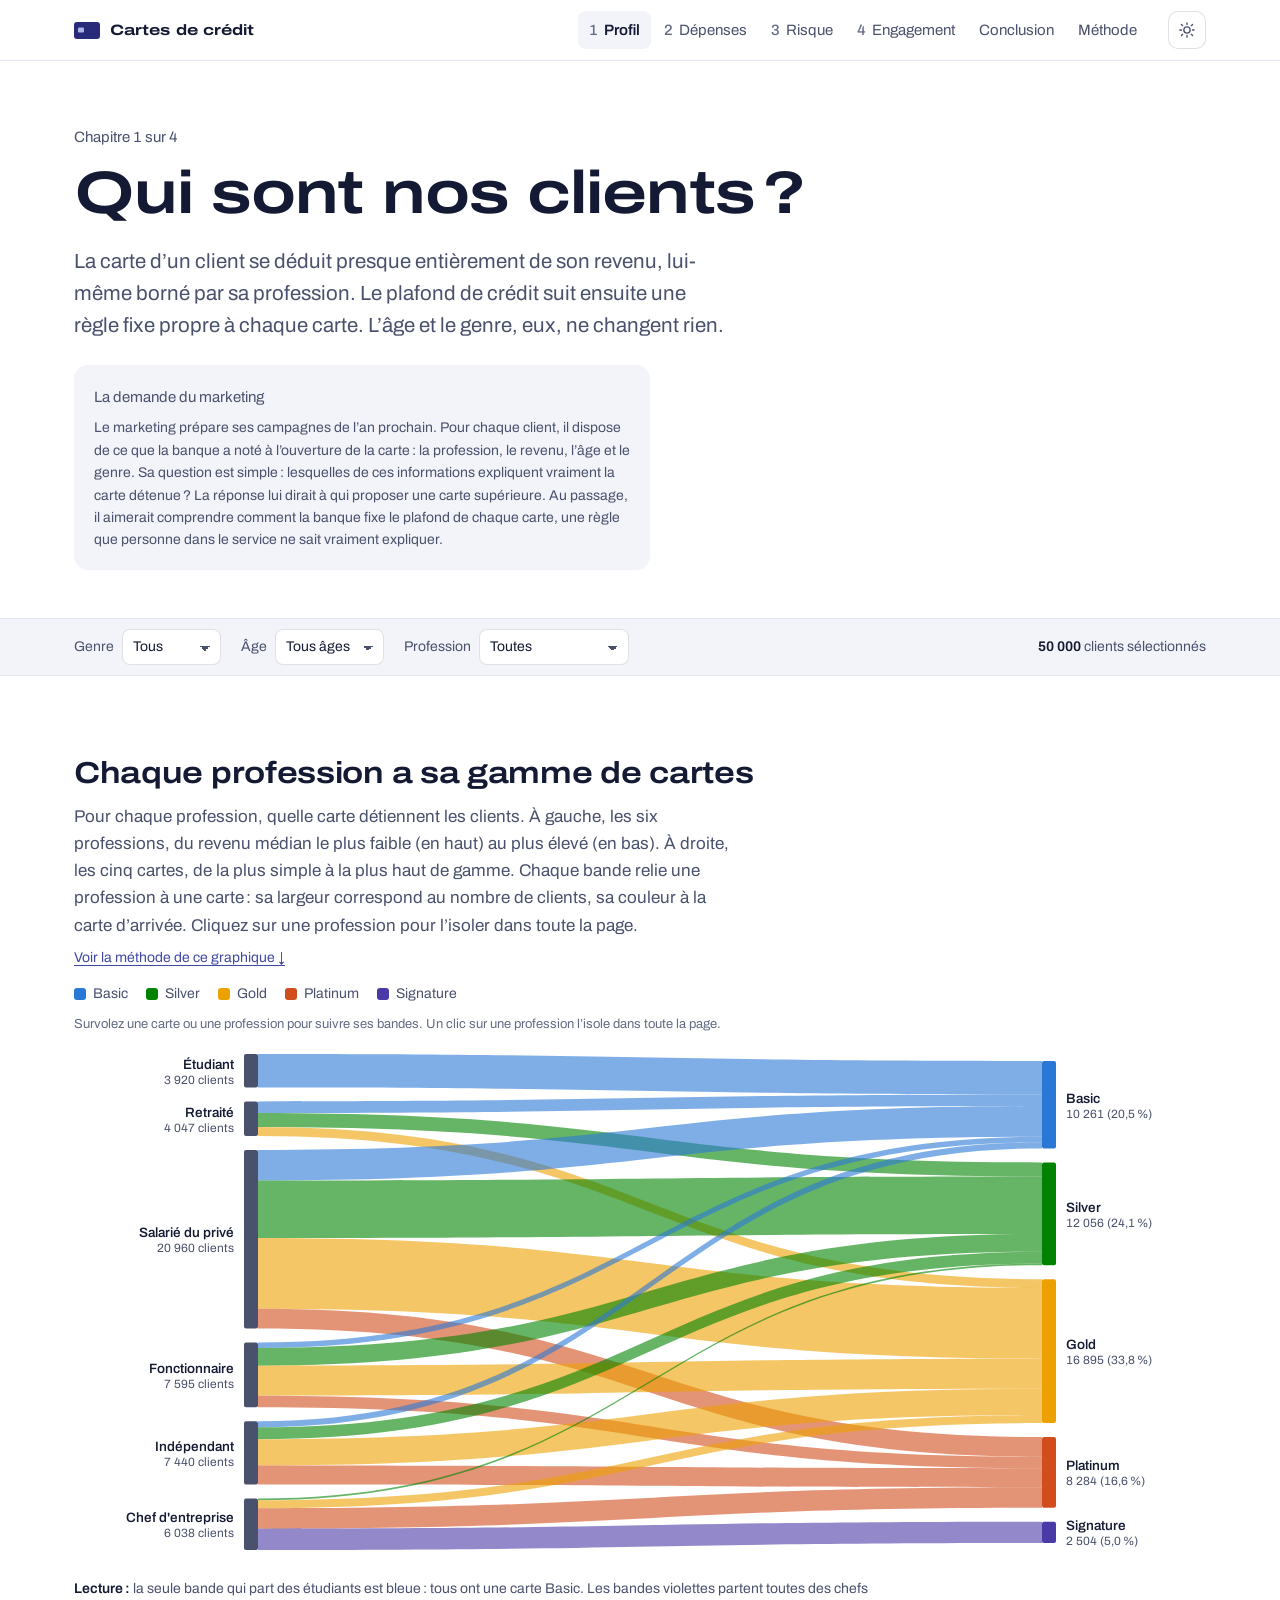
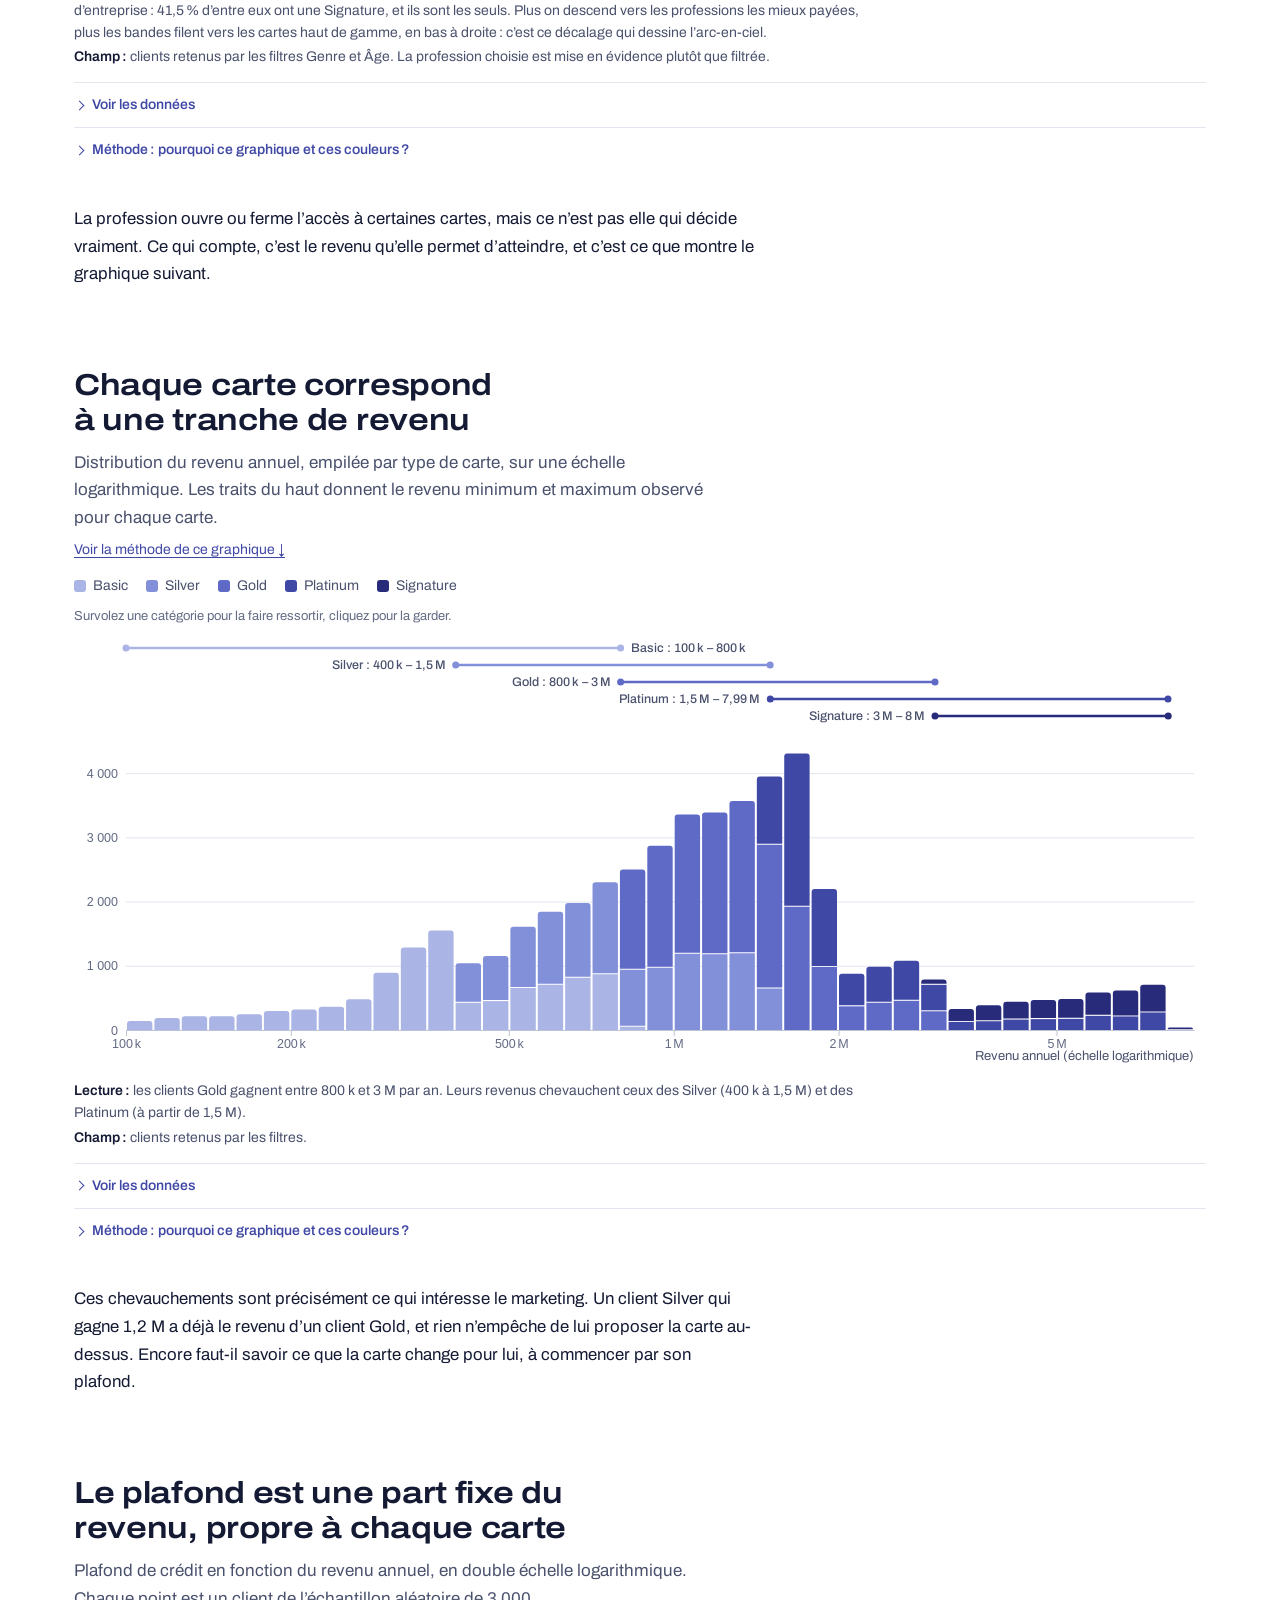
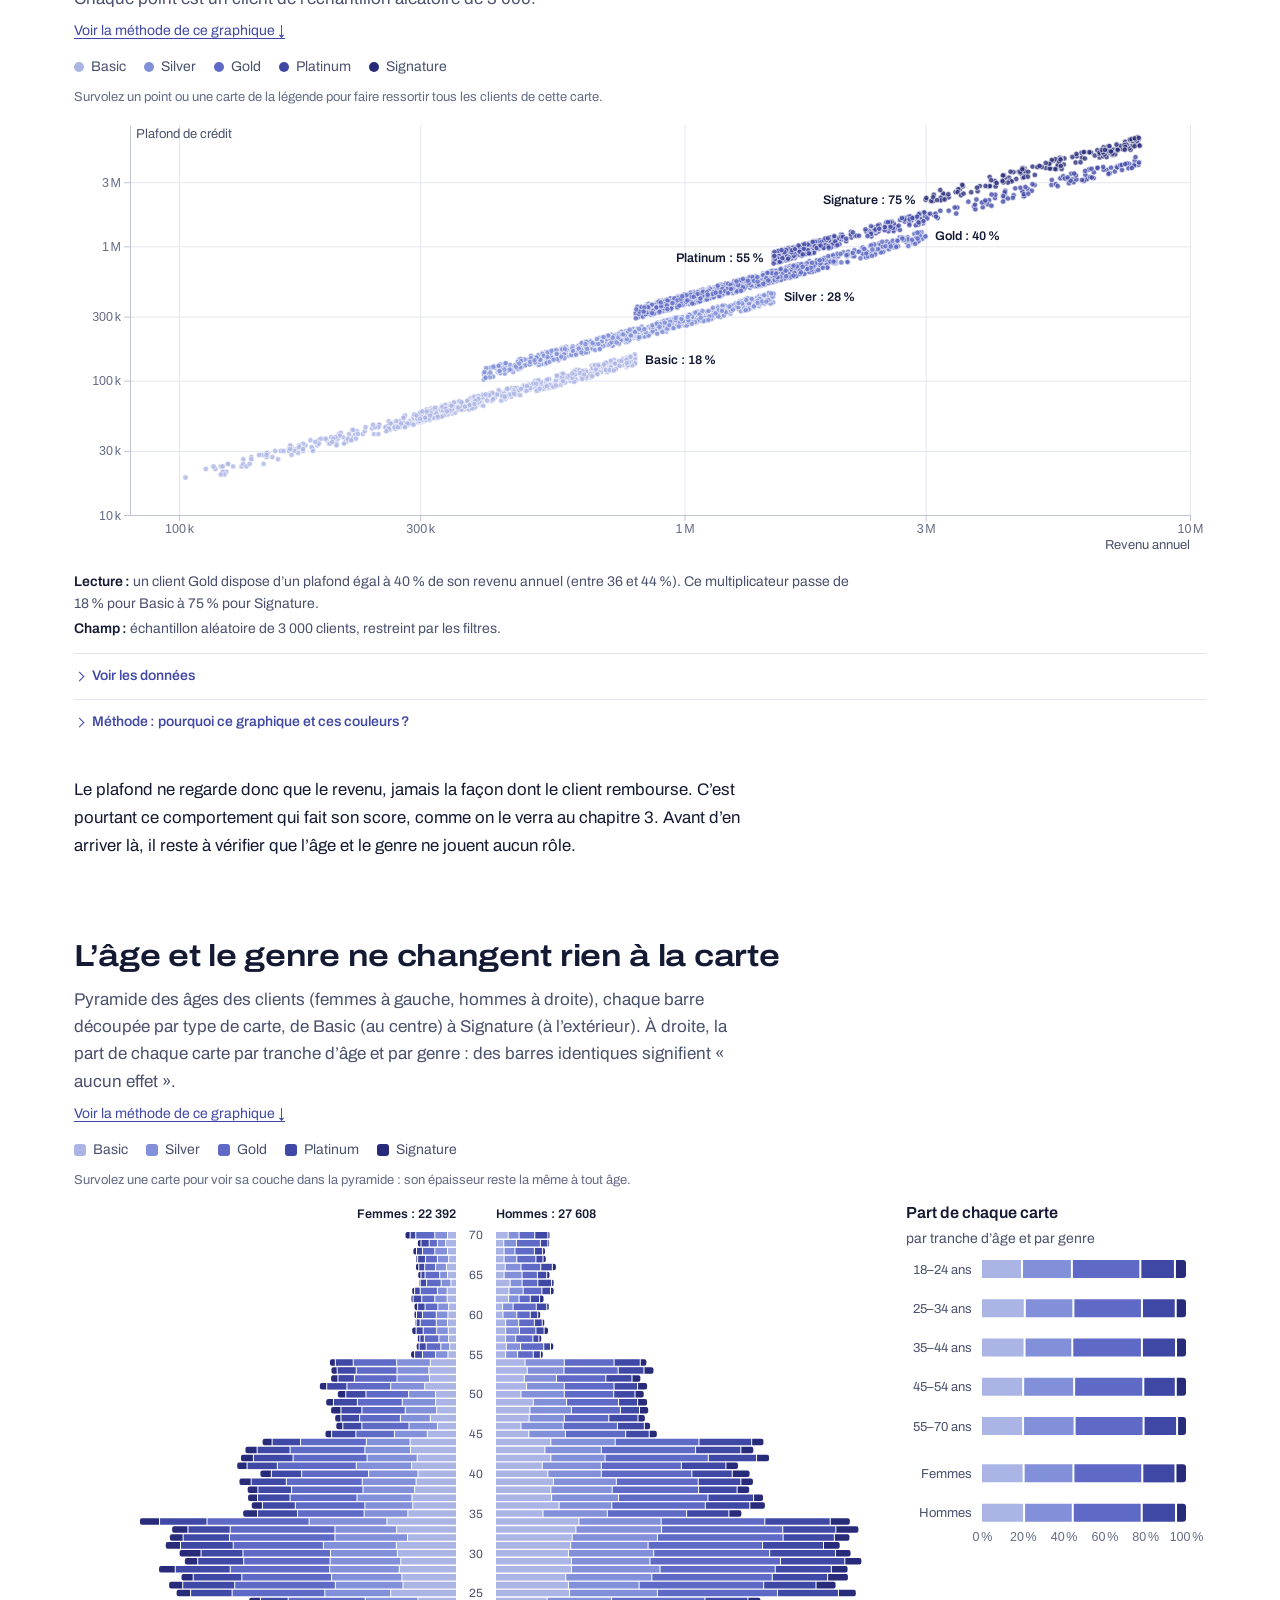
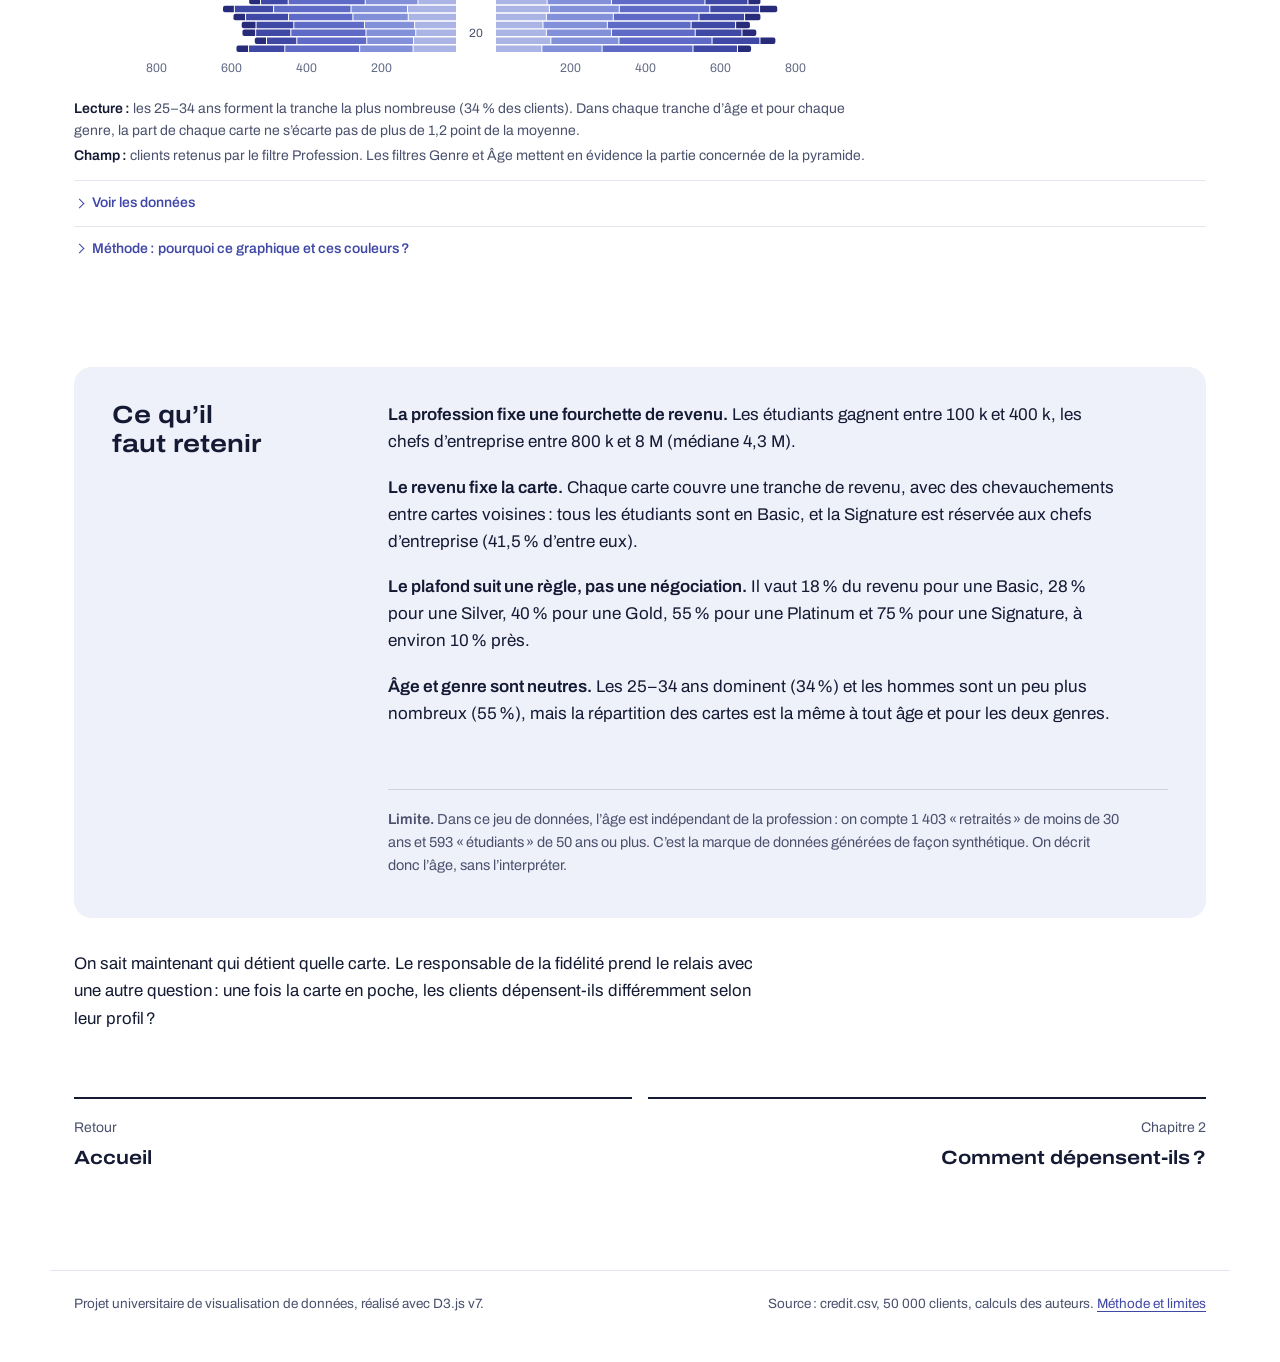
<file: profil.html>
<!doctype html>
<html lang="fr">
<head>
<meta charset="utf-8">
<meta name="viewport" content="width=device-width, initial-scale=1">
<title>Qui sont nos clients ? · Cartes de crédit</title>
<meta name="description" content="Chapitre 1 : profession, revenu, type de carte, plafond, âge et genre de 50 000 porteurs de carte.">
<script>try{var t=localStorage.getItem("cc-theme");if(t)document.documentElement.dataset.theme=t}catch(e){}</script>
<link rel="icon" href="data:image/svg+xml,%3Csvg xmlns='http://www.w3.org/2000/svg' viewBox='0 0 32 32'%3E%3Crect x='1' y='6' width='30' height='20' rx='3.5' fill='%23282b79'/%3E%3Crect x='5' y='12' width='7' height='6' rx='1.4' fill='%23aab4e5'/%3E%3C/svg%3E">
<link rel="stylesheet" href="assets/css/style.css">
</head>
<body>
<a class="skip" href="#contenu">Aller au contenu</a>
<header class="site-header">
  <div class="inner">
    <a class="brand" href="index.html">
      <svg viewBox="0 0 26 17" aria-hidden="true"><rect class="mark-body" width="26" height="17" rx="3"/><rect class="mark-chip" x="4" y="5.5" width="6" height="5" rx="1.2"/></svg>
      <span>Cartes de crédit</span>
    </a>
    <nav class="chapters" aria-label="Chapitres">
      <a href="profil.html" aria-current="page"><span class="n">1</span><span>Profil</span></a>
      <a href="depenses.html"><span class="n">2</span><span>Dépenses</span></a>
      <a href="risque.html"><span class="n">3</span><span>Risque</span></a>
      <a href="engagement.html"><span class="n">4</span><span>Engagement</span></a>
      <a href="conclusion.html">Conclusion</a>
      <a href="methodologie.html">Méthode</a>
    </nav>
    <button class="theme-toggle" type="button" aria-label="Changer de thème">
      <svg class="sun" viewBox="0 0 24 24" fill="none" stroke="currentColor" stroke-width="1.8" stroke-linecap="round" aria-hidden="true"><circle cx="12" cy="12" r="4.2"/><path d="M12 2.5v2.2M12 19.3v2.2M4.6 4.6l1.6 1.6M17.8 17.8l1.6 1.6M2.5 12h2.2M19.3 12h2.2M4.6 19.4l1.6-1.6M17.8 6.2l1.6-1.6"/></svg>
      <svg class="moon" viewBox="0 0 24 24" fill="none" stroke="currentColor" stroke-width="1.8" stroke-linejoin="round" aria-hidden="true"><path d="M20 14.5A8.5 8.5 0 0 1 9.5 4a8.5 8.5 0 1 0 10.5 10.5Z"/></svg>
    </button>
  </div>
</header>

<main id="contenu">
  <header class="chapter-head">
    <p class="kicker">Chapitre 1 sur 4</p>
    <h1>Qui sont nos clients&#8239;?</h1>
    <p class="lead">La carte d’un client se déduit presque entièrement de son revenu, lui-même borné par sa profession. Le plafond de crédit suit ensuite une règle fixe propre à chaque carte. L’âge et le genre, eux, ne changent rien.</p>
    <div class="panel contexte" style="margin-top:24px;max-width:72ch">
      <p class="kicker" style="margin:0 0 8px">La demande du marketing</p>
      <p style="margin:0">Le marketing prépare ses campagnes de l’an prochain. Pour chaque client, il dispose de ce que la banque a noté à l’ouverture de la carte&#8239;: la profession, le revenu, l’âge et le genre. Sa question est simple&#8239;: lesquelles de ces informations expliquent vraiment la carte détenue&#8239;? La réponse lui dirait à qui proposer une carte supérieure. Au passage, il aimerait comprendre comment la banque fixe le plafond de chaque carte, une règle que personne dans le service ne sait vraiment expliquer.</p>
    </div>
  </header>

  <div class="filters" role="region" aria-label="Filtres">
    <div class="inner" id="filtres"></div>
  </div>

  <!-- A. Professions → cartes (diagramme de Sankey) -->
  <section class="section" aria-labelledby="t-a">
    <div class="section-head">
      <h2 id="t-a">Chaque profession a sa gamme de cartes</h2>
      <p class="dek">Pour chaque profession, quelle carte détiennent les clients. À gauche, les six professions, du revenu médian le plus faible (en haut) au plus élevé (en bas). À droite, les cinq cartes, de la plus simple à la plus haut de gamme. Chaque bande relie une profession à une carte&#8239;: sa largeur correspond au nombre de clients, sa couleur à la carte d’arrivée. Cliquez sur une profession pour l’isoler dans toute la page.</p>
      <p class="lien-methode" style="margin:8px 0 0;font-size:14px"><a href="#methode-1" data-methode>Voir la méthode de ce graphique ↓</a></p>
    </div>
    <div class="legend" id="leg-a"></div>
    <figure class="figure"><div class="chart" id="chart-a"></div></figure>
    <div class="fig-notes">
      <p><b>Lecture&#8239;:</b> la seule bande qui part des étudiants est bleue&#8239;: tous ont une carte Basic. Les bandes violettes partent toutes des chefs d’entreprise&#8239;: 41,5&#8239;% d’entre eux ont une Signature, et ils sont les seuls. Plus on descend vers les professions les mieux payées, plus les bandes filent vers les cartes haut de gamme, en bas à droite&#8239;: c’est ce décalage qui dessine l’arc-en-ciel.</p>
      <p><b>Champ&#8239;:</b> clients retenus par les filtres Genre et Âge. La profession choisie est mise en évidence plutôt que filtrée.</p>
    </div>
    <details class="more" data-table="t-a"><summary>Voir les données</summary><div class="body"></div></details>
    <details class="more why" id="methode-1"><summary>Méthode&#8239;: pourquoi ce graphique et ces couleurs&#8239;?</summary><div class="body">
    <div class="table-wrap"><table class="data methode">
    <caption class="sr-only">Encodage du graphique</caption>
    <thead><tr><th scope="col">Donnée</th><th scope="col">Type de variable</th><th scope="col">Variable visuelle (Bertin)</th><th scope="col" class="c">Rang de Mackinlay</th></tr></thead>
    <tbody>
<tr><th scope="row">Profession</th><td>Nominale (rangée par revenu médian)</td><td>Position verticale à gauche</td><td class="c">1</td></tr>
<tr><th scope="row">Type de carte</th><td>Ordinale</td><td>Position verticale à droite</td><td class="c">1</td></tr>
<tr><th scope="row">Nombre de clients</th><td>Quantitative</td><td>Largeur des bandes et des nœuds</td><td class="c">2</td></tr>
<tr><th scope="row">Carte d’arrivée de chaque bande</th><td>Nominale</td><td>Teinte</td><td class="c">2</td></tr>
    </tbody></table></div>
    <div class="table-wrap" style="margin-top:14px"><table class="data methode">
    <caption class="sr-only">Choix du graphique</caption>
    <tbody>
<tr><th scope="row">Graphique retenu</th><td>Le diagramme de Sankey montre les flux dans les deux sens. On suit une profession vers ses cartes ou on remonte d’une carte vers ses professions. Des largeurs se comparent moins bien que des longueurs. Les chiffres exacts restent donc dans l’infobulle et le tableau.</td></tr>
<tr><th scope="row">Graphiques écartés</th><td>Les barres empilées montrent la composition d’une profession mais pas les flux. Le camembert code par l’angle et la treemap par l’aire. Ces deux variables sont moins précises que la longueur.</td></tr>
<tr><th scope="row">Couleurs</th><td>Cinq teintes distinctes permettent de suivre chaque bande là où elles se croisent. C’est une exception à la rampe des cartes utilisée ailleurs. L’ordre de la gamme reste porté par la position. La palette a été testée en simulant le daltonisme.</td></tr>
    </tbody></table></div>
    <p class="source" style="margin-top:14px">Calculs et choix détaillés sur la page Méthode&#8239;: <a href="methodologie.html#m-stats">méthodes statistiques</a>, <a href="methodologie.html#m-variables">variables visuelles</a>, <a href="methodologie.html#m-choix">graphiques retenus et écartés</a>.</p>
    </div></details>
    <p class="recit" style="max-width:68ch;margin:32px 0 0;font-size:1.05rem;line-height:1.65">La profession ouvre ou ferme l’accès à certaines cartes, mais ce n’est pas elle qui décide vraiment. Ce qui compte, c’est le revenu qu’elle permet d’atteindre, et c’est ce que montre le graphique suivant.</p>
  </section>

  <!-- B. Revenu par carte -->
  <section class="section" aria-labelledby="t-b">
    <div class="section-head">
      <h2 id="t-b">Chaque carte correspond à une tranche de revenu</h2>
      <p class="dek">Distribution du revenu annuel, empilée par type de carte, sur une échelle logarithmique. Les traits du haut donnent le revenu minimum et maximum observé pour chaque carte.</p>
      <p class="lien-methode" style="margin:8px 0 0;font-size:14px"><a href="#methode-2" data-methode>Voir la méthode de ce graphique ↓</a></p>
    </div>
    <div class="legend" id="leg-b"></div>
    <figure class="figure"><div class="chart" id="chart-b"></div></figure>
    <div class="fig-notes">
      <p><b>Lecture&#8239;:</b> les clients Gold gagnent entre 800&nbsp;k et 3&nbsp;M par an. Leurs revenus chevauchent ceux des Silver (400&nbsp;k à 1,5&nbsp;M) et des Platinum (à partir de 1,5&nbsp;M).</p>
      <p><b>Champ&#8239;:</b> clients retenus par les filtres.</p>
    </div>
    <details class="more" data-table="t-b"><summary>Voir les données</summary><div class="body"></div></details>
    <details class="more why" id="methode-2"><summary>Méthode&#8239;: pourquoi ce graphique et ces couleurs&#8239;?</summary><div class="body">
    <div class="table-wrap"><table class="data methode">
    <caption class="sr-only">Encodage du graphique</caption>
    <thead><tr><th scope="col">Donnée</th><th scope="col">Type de variable</th><th scope="col">Variable visuelle (Bertin)</th><th scope="col" class="c">Rang de Mackinlay</th></tr></thead>
    <tbody>
<tr><th scope="row">Revenu annuel</th><td>Quantitative</td><td>Position horizontale (échelle logarithmique)</td><td class="c">1</td></tr>
<tr><th scope="row">Nombre de clients</th><td>Quantitative</td><td>Hauteur des colonnes</td><td class="c">2</td></tr>
<tr><th scope="row">Type de carte</th><td>Ordinale</td><td>Valeur (luminosité)</td><td class="c">2</td></tr>
<tr><th scope="row">Revenu minimum et maximum par carte</th><td>Quantitative</td><td>Position des traits du haut</td><td class="c">1</td></tr>
    </tbody></table></div>
    <div class="table-wrap" style="margin-top:14px"><table class="data methode">
    <caption class="sr-only">Choix du graphique</caption>
    <tbody>
<tr><th scope="row">Graphique retenu</th><td>L’histogramme empilé montre la forme de chaque distribution et les chevauchements entre cartes. L’échelle logarithmique donne la même place à chaque doublement de revenu. En échelle linéaire, 80&#8239;% des clients seraient tassés au début de l’axe.</td></tr>
<tr><th scope="row">Graphiques écartés</th><td>Les boîtes à moustaches cacheraient la forme des distributions et surtout leurs chevauchements. Cinq courbes de densité superposées se masqueraient entre elles.</td></tr>
<tr><th scope="row">Couleurs</th><td>La rampe des cartes va du plus clair (Basic) au plus foncé (Signature). Chaque carte garde la même couleur sur tout le site.</td></tr>
    </tbody></table></div>
    <p class="source" style="margin-top:14px">Calculs et choix détaillés sur la page Méthode&#8239;: <a href="methodologie.html#m-stats">méthodes statistiques</a>, <a href="methodologie.html#m-variables">variables visuelles</a>, <a href="methodologie.html#m-choix">graphiques retenus et écartés</a>.</p>
    </div></details>
    <p class="recit" style="max-width:68ch;margin:32px 0 0;font-size:1.05rem;line-height:1.65">Ces chevauchements sont précisément ce qui intéresse le marketing. Un client Silver qui gagne 1,2&nbsp;M a déjà le revenu d’un client Gold, et rien n’empêche de lui proposer la carte au-dessus. Encore faut-il savoir ce que la carte change pour lui, à commencer par son plafond.</p>
  </section>

  <!-- C. Plafond / revenu -->
  <section class="section" aria-labelledby="t-c">
    <div class="section-head">
      <h2 id="t-c">Le plafond est une part fixe du revenu, propre à chaque carte</h2>
      <p class="dek">Plafond de crédit en fonction du revenu annuel, en double échelle logarithmique. Chaque point est un client de l’échantillon aléatoire de 3&nbsp;000.</p>
      <p class="lien-methode" style="margin:8px 0 0;font-size:14px"><a href="#methode-3" data-methode>Voir la méthode de ce graphique ↓</a></p>
    </div>
    <div class="legend" id="leg-c"></div>
    <figure class="figure"><div class="chart" id="chart-c"></div></figure>
    <div class="fig-notes">
      <p><b>Lecture&#8239;:</b> un client Gold dispose d’un plafond égal à 40&#8239;% de son revenu annuel (entre 36 et 44&#8239;%). Ce multiplicateur passe de 18&#8239;% pour Basic à 75&#8239;% pour Signature.</p>
      <p><b>Champ&#8239;:</b> échantillon aléatoire de 3&nbsp;000 clients, restreint par les filtres.</p>
    </div>
    <details class="more" data-table="t-c"><summary>Voir les données</summary><div class="body"></div></details>
    <details class="more why" id="methode-3"><summary>Méthode&#8239;: pourquoi ce graphique et ces couleurs&#8239;?</summary><div class="body">
    <div class="table-wrap"><table class="data methode">
    <caption class="sr-only">Encodage du graphique</caption>
    <thead><tr><th scope="col">Donnée</th><th scope="col">Type de variable</th><th scope="col">Variable visuelle (Bertin)</th><th scope="col" class="c">Rang de Mackinlay</th></tr></thead>
    <tbody>
<tr><th scope="row">Revenu annuel</th><td>Quantitative</td><td>Position horizontale (échelle logarithmique)</td><td class="c">1</td></tr>
<tr><th scope="row">Plafond de crédit</th><td>Quantitative</td><td>Position verticale (échelle logarithmique)</td><td class="c">1</td></tr>
<tr><th scope="row">Type de carte</th><td>Ordinale</td><td>Valeur (luminosité), doublée d’une étiquette</td><td class="c">2</td></tr>
    </tbody></table></div>
    <div class="table-wrap" style="margin-top:14px"><table class="data methode">
    <caption class="sr-only">Choix du graphique</caption>
    <tbody>
<tr><th scope="row">Graphique retenu</th><td>En double échelle logarithmique, une proportion devient une droite. Chaque carte forme alors une bande parallèle. On lit à la fois la règle et sa dispersion d’environ 10&#8239;%.</td></tr>
<tr><th scope="row">Graphiques écartés</th><td>Des barres du rapport moyen entre plafond et revenu seraient plus simples. Elles cacheraient pourtant la règle proportionnelle et sa dispersion.</td></tr>
<tr><th scope="row">Couleurs</th><td>Rampe des cartes. Silver et Gold se distinguent mal sur de petits points. Chaque bande porte donc son nom.</td></tr>
    </tbody></table></div>
    <p class="source" style="margin-top:14px">Calculs et choix détaillés sur la page Méthode&#8239;: <a href="methodologie.html#m-stats">méthodes statistiques</a>, <a href="methodologie.html#m-variables">variables visuelles</a>, <a href="methodologie.html#m-choix">graphiques retenus et écartés</a>.</p>
    </div></details>
    <p class="recit" style="max-width:68ch;margin:32px 0 0;font-size:1.05rem;line-height:1.65">Le plafond ne regarde donc que le revenu, jamais la façon dont le client rembourse. C’est pourtant ce comportement qui fait son score, comme on le verra au chapitre 3. Avant d’en arriver là, il reste à vérifier que l’âge et le genre ne jouent aucun rôle.</p>
  </section>

  <!-- D. Âge et genre -->
  <section class="section" aria-labelledby="t-d">
    <div class="section-head">
      <h2 id="t-d">L’âge et le genre ne changent rien à la carte</h2>
      <p class="dek">Pyramide des âges des clients (femmes à gauche, hommes à droite), chaque barre découpée par type de carte, de Basic (au centre) à Signature (à l’extérieur). À droite, la part de chaque carte par tranche d’âge et par genre : des barres identiques signifient « aucun effet ».</p>
      <p class="lien-methode" style="margin:8px 0 0;font-size:14px"><a href="#methode-4" data-methode>Voir la méthode de ce graphique ↓</a></p>
    </div>
    <div class="legend" id="leg-d"></div>
    <div class="fig-grid">
      <figure class="figure"><div class="chart" id="chart-d"></div></figure>
      <div>
        <h3 style="font-size:1rem;font-weight:620;margin:6px 0 2px">Part de chaque carte</h3>
        <p style="font-size:14px;color:var(--ink-2);margin:0 0 6px">par tranche d’âge et par genre</p>
        <div class="chart" id="chart-d2"></div>
      </div>
    </div>
    <div class="fig-notes">
      <p><b>Lecture&#8239;:</b> les 25–34 ans forment la tranche la plus nombreuse (34&#8239;% des clients). Dans chaque tranche d’âge et pour chaque genre, la part de chaque carte ne s’écarte pas de plus de 1,2 point de la moyenne.</p>
      <p><b>Champ&#8239;:</b> clients retenus par le filtre Profession. Les filtres Genre et Âge mettent en évidence la partie concernée de la pyramide.</p>
    </div>
    <details class="more" data-table="t-d"><summary>Voir les données</summary><div class="body"></div></details>
    <details class="more why" id="methode-4"><summary>Méthode&#8239;: pourquoi ce graphique et ces couleurs&#8239;?</summary><div class="body">
    <div class="table-wrap"><table class="data methode">
    <caption class="sr-only">Encodage du graphique</caption>
    <thead><tr><th scope="col">Donnée</th><th scope="col">Type de variable</th><th scope="col">Variable visuelle (Bertin)</th><th scope="col" class="c">Rang de Mackinlay</th></tr></thead>
    <tbody>
<tr><th scope="row">Âge</th><td>Quantitative (discrète)</td><td>Position verticale</td><td class="c">1</td></tr>
<tr><th scope="row">Genre</th><td>Nominale</td><td>Position à gauche ou à droite</td><td class="c">1</td></tr>
<tr><th scope="row">Nombre de clients</th><td>Quantitative</td><td>Longueur des barres</td><td class="c">2</td></tr>
<tr><th scope="row">Type de carte</th><td>Ordinale</td><td>Valeur (luminosité)</td><td class="c">2</td></tr>
    </tbody></table></div>
    <div class="table-wrap" style="margin-top:14px"><table class="data methode">
    <caption class="sr-only">Choix du graphique</caption>
    <tbody>
<tr><th scope="row">Graphique retenu</th><td>La pyramide met femmes et hommes dos à dos sur le même axe des âges. Chaque barre est découpée par carte. Le graphique voisin donne les parts exactes en barres à 100&#8239;%.</td></tr>
<tr><th scope="row">Graphiques écartés</th><td>Deux histogrammes séparés rendraient la comparaison moins directe. Un tableau croisé âge × carte compterait 53 × 5 cases. Cinq teintes différentes créeraient un bruit coloré sur des barres aussi fines.</td></tr>
<tr><th scope="row">Couleurs</th><td>Une seule rampe de bleus. On ne lit pas chaque part sur ces 106 barres. On lit le dégradé d’ensemble&#8239;: s’il reste le même de bas en haut, l’âge ne change pas la carte.</td></tr>
    </tbody></table></div>
    <p class="source" style="margin-top:14px">Calculs et choix détaillés sur la page Méthode&#8239;: <a href="methodologie.html#m-stats">méthodes statistiques</a>, <a href="methodologie.html#m-variables">variables visuelles</a>, <a href="methodologie.html#m-choix">graphiques retenus et écartés</a>.</p>
    </div></details>
  </section>

  <section class="takeaways" aria-labelledby="t-retenir">
    <div class="box">
      <h2 id="t-retenir">Ce qu’il faut retenir</h2>
      <div class="items">
        <p><strong>La profession fixe une fourchette de revenu.</strong> Les étudiants gagnent entre 100&nbsp;k et 400&nbsp;k, les chefs d’entreprise entre 800&nbsp;k et 8&nbsp;M (médiane 4,3&nbsp;M).</p>
        <p><strong>Le revenu fixe la carte.</strong> Chaque carte couvre une tranche de revenu, avec des chevauchements entre cartes voisines&#8239;: tous les étudiants sont en Basic, et la Signature est réservée aux chefs d’entreprise (41,5&#8239;% d’entre eux).</p>
        <p><strong>Le plafond suit une règle, pas une négociation.</strong> Il vaut 18&#8239;% du revenu pour une Basic, 28&#8239;% pour une Silver, 40&#8239;% pour une Gold, 55&#8239;% pour une Platinum et 75&#8239;% pour une Signature, à environ 10&#8239;% près.</p>
        <p><strong>Âge et genre sont neutres.</strong> Les 25–34 ans dominent (34&#8239;%) et les hommes sont un peu plus nombreux (55&#8239;%), mais la répartition des cartes est la même à tout âge et pour les deux genres.</p>
      </div>
      <div class="limits">
        <p><strong>Limite.</strong> Dans ce jeu de données, l’âge est indépendant de la profession&#8239;: on compte 1&nbsp;403 «&#8239;retraités&#8239;» de moins de 30 ans et 593 «&#8239;étudiants&#8239;» de 50 ans ou plus. C’est la marque de données générées de façon synthétique. On décrit donc l’âge, sans l’interpréter.</p>
      </div>
    </div>
    <p class="recit" style="max-width:68ch;margin:32px 0 0;font-size:1.05rem;line-height:1.65">On sait maintenant qui détient quelle carte. Le responsable de la fidélité prend le relais avec une autre question&#8239;: une fois la carte en poche, les clients dépensent-ils différemment selon leur profil&#8239;?</p>
  </section>

  <nav class="chapter-nav" aria-label="Chapitres précédent et suivant">
    <a href="index.html"><small>Retour</small><strong>Accueil</strong></a>
    <a class="next" href="depenses.html"><small>Chapitre 2</small><strong>Comment dépensent-ils&#8239;?</strong></a>
  </nav>
</main>

<footer class="site-footer">
  <p>Projet universitaire de visualisation de données, réalisé avec D3.js v7.</p>
  <p>Source&#8239;: credit.csv, 50&nbsp;000 clients, calculs des auteurs. <a href="methodologie.html">Méthode et limites</a></p>
</footer>

<script src="assets/js/d3.v7.min.js"></script>
<script src="data/donnees.js"></script>
<script src="assets/js/commun.js"></script>
<script src="assets/js/profil.js"></script>
<script>
/* Lien « Voir la méthode » : ouvre le volet du graphique et le fait défiler à l'écran. */
(function(){
  function ouvrir(id, defiler){
    var d = document.getElementById(id);
    if (!d || d.tagName !== "DETAILS") return false;
    d.open = true;
    if (defiler) {
      var calme = window.matchMedia && matchMedia("(prefers-reduced-motion: reduce)").matches;
      d.scrollIntoView({behavior: calme ? "auto" : "smooth", block: "start"});
      var s = d.querySelector("summary"); if (s) s.focus({preventScroll: true});
    }
    return true;
  }
  document.addEventListener("click", function(e){
    var a = e.target.closest && e.target.closest("a[data-methode]");
    if (!a) return;
    if (ouvrir(a.getAttribute("href").slice(1), true)) {
      e.preventDefault();
      try { history.replaceState(null, "", a.getAttribute("href")); } catch(_) {}
    }
  });
  if (location.hash) ouvrir(location.hash.slice(1), false);
})();
</script>
</body>
</html>
</file>
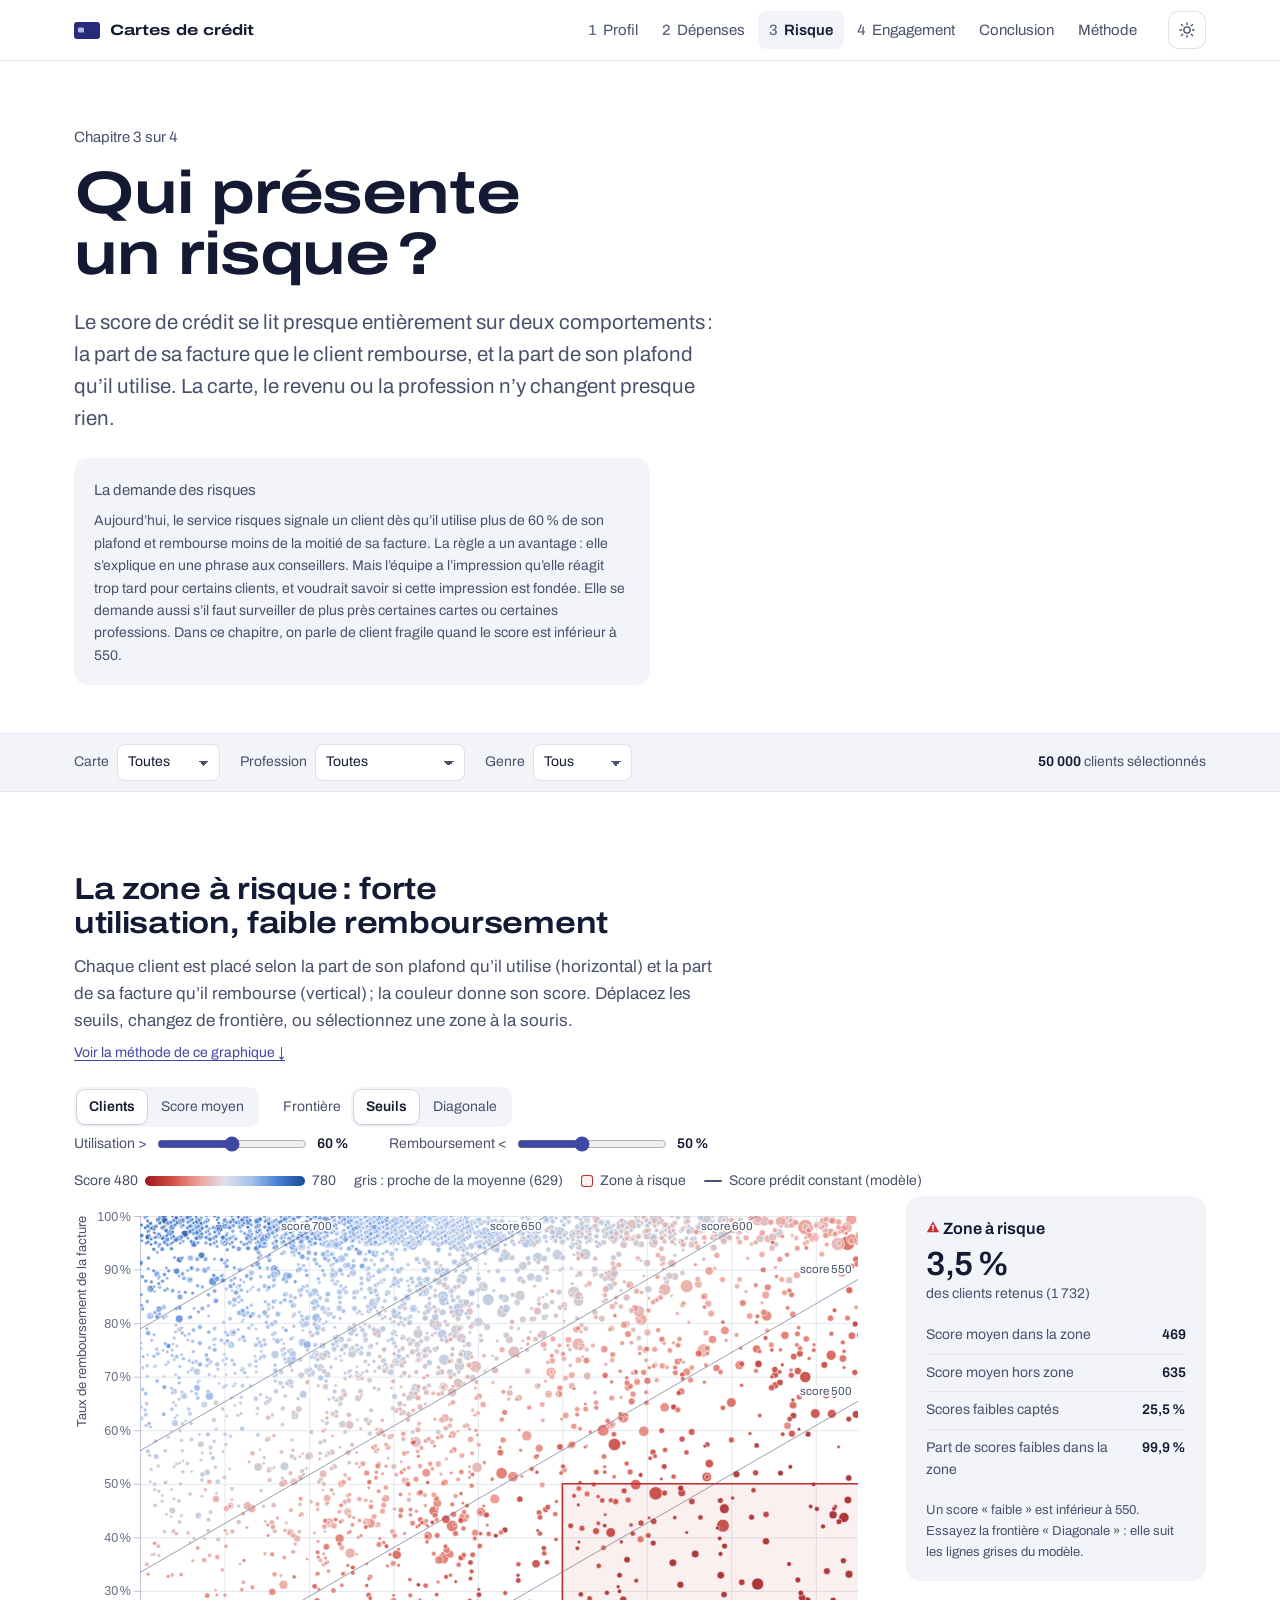
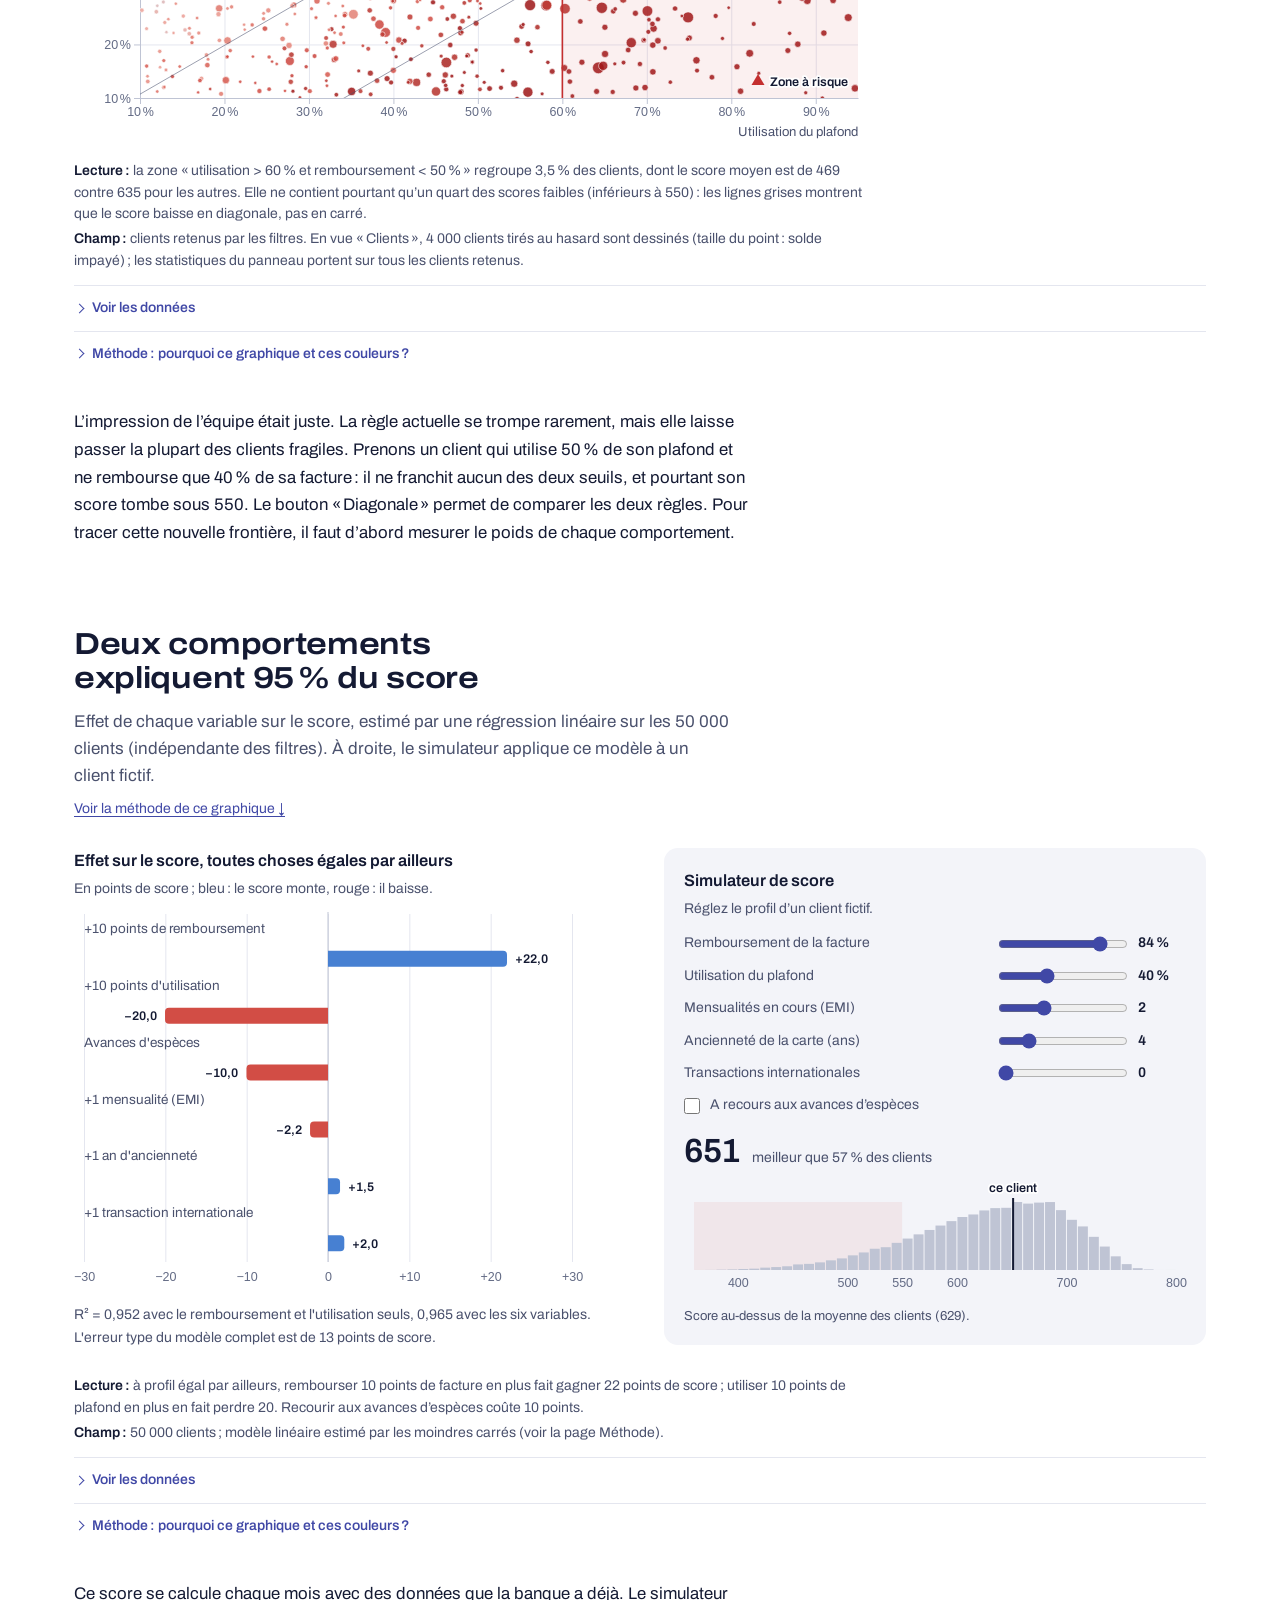
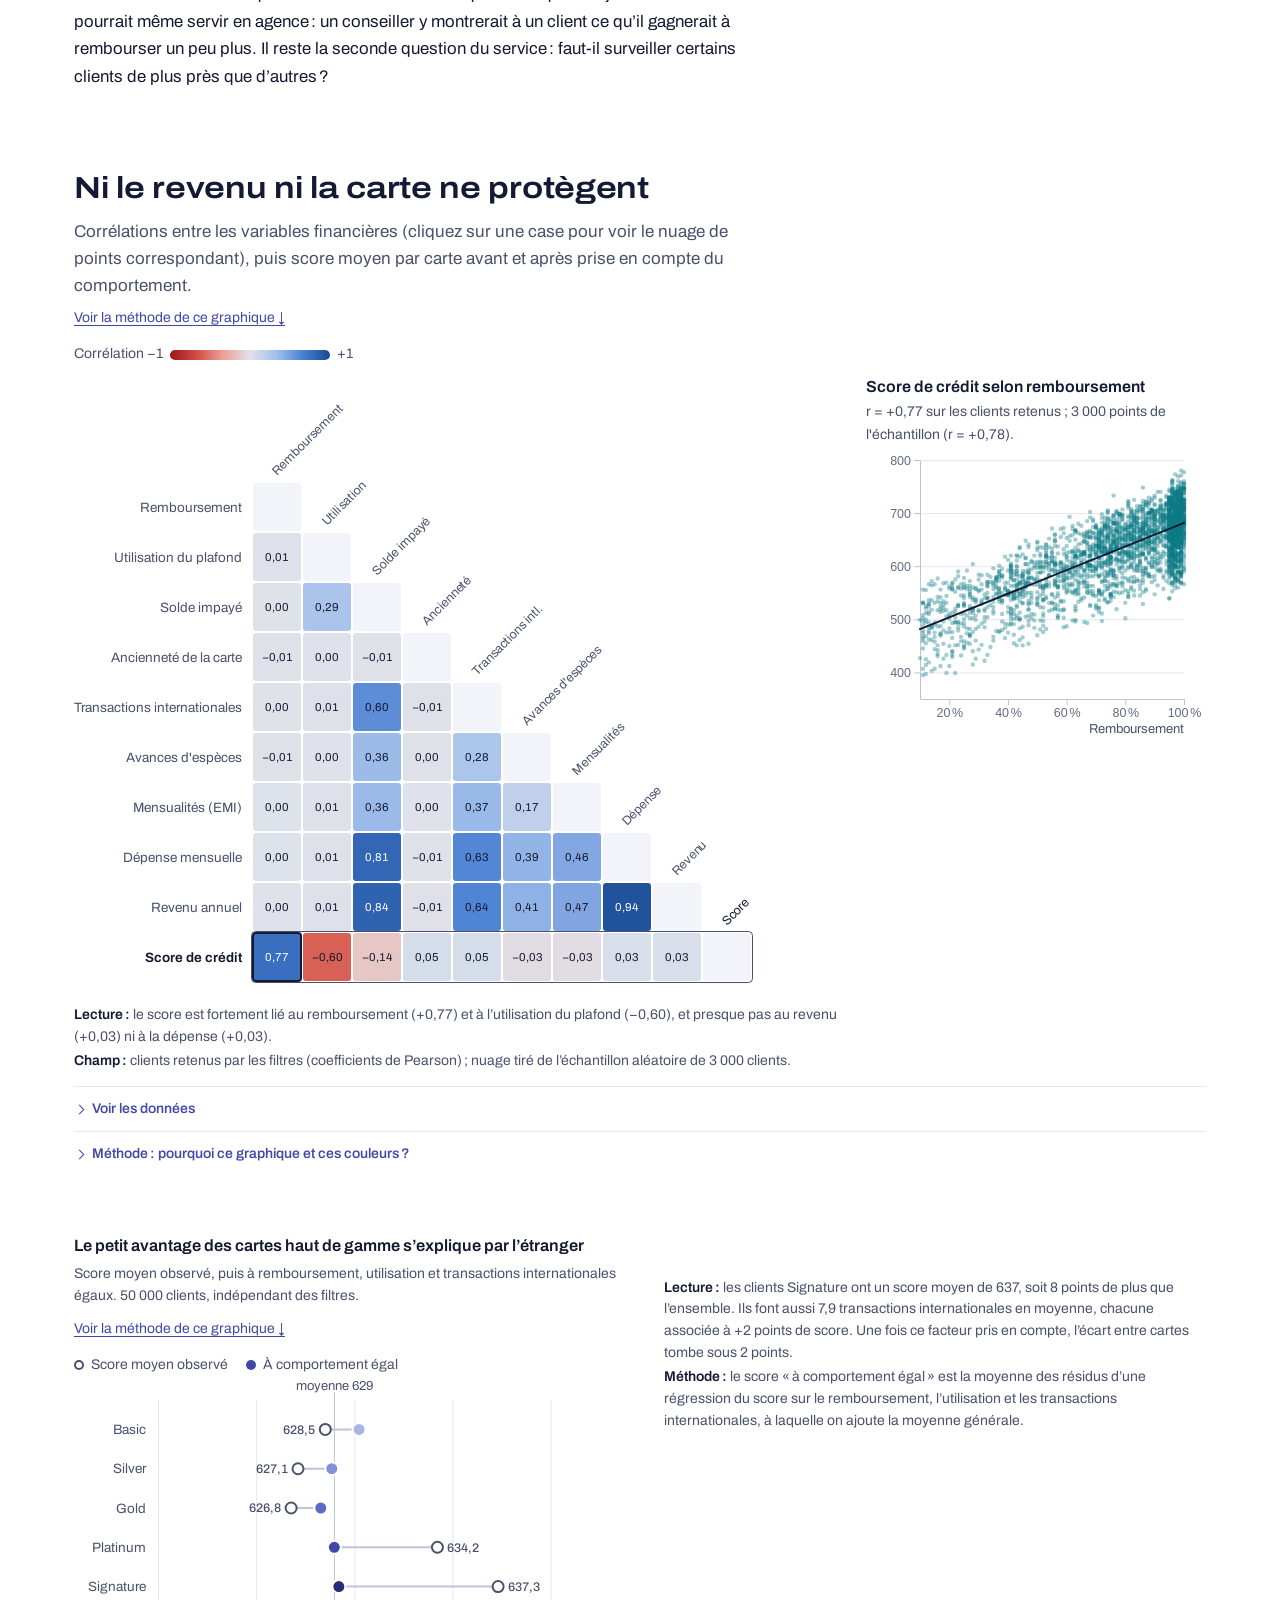
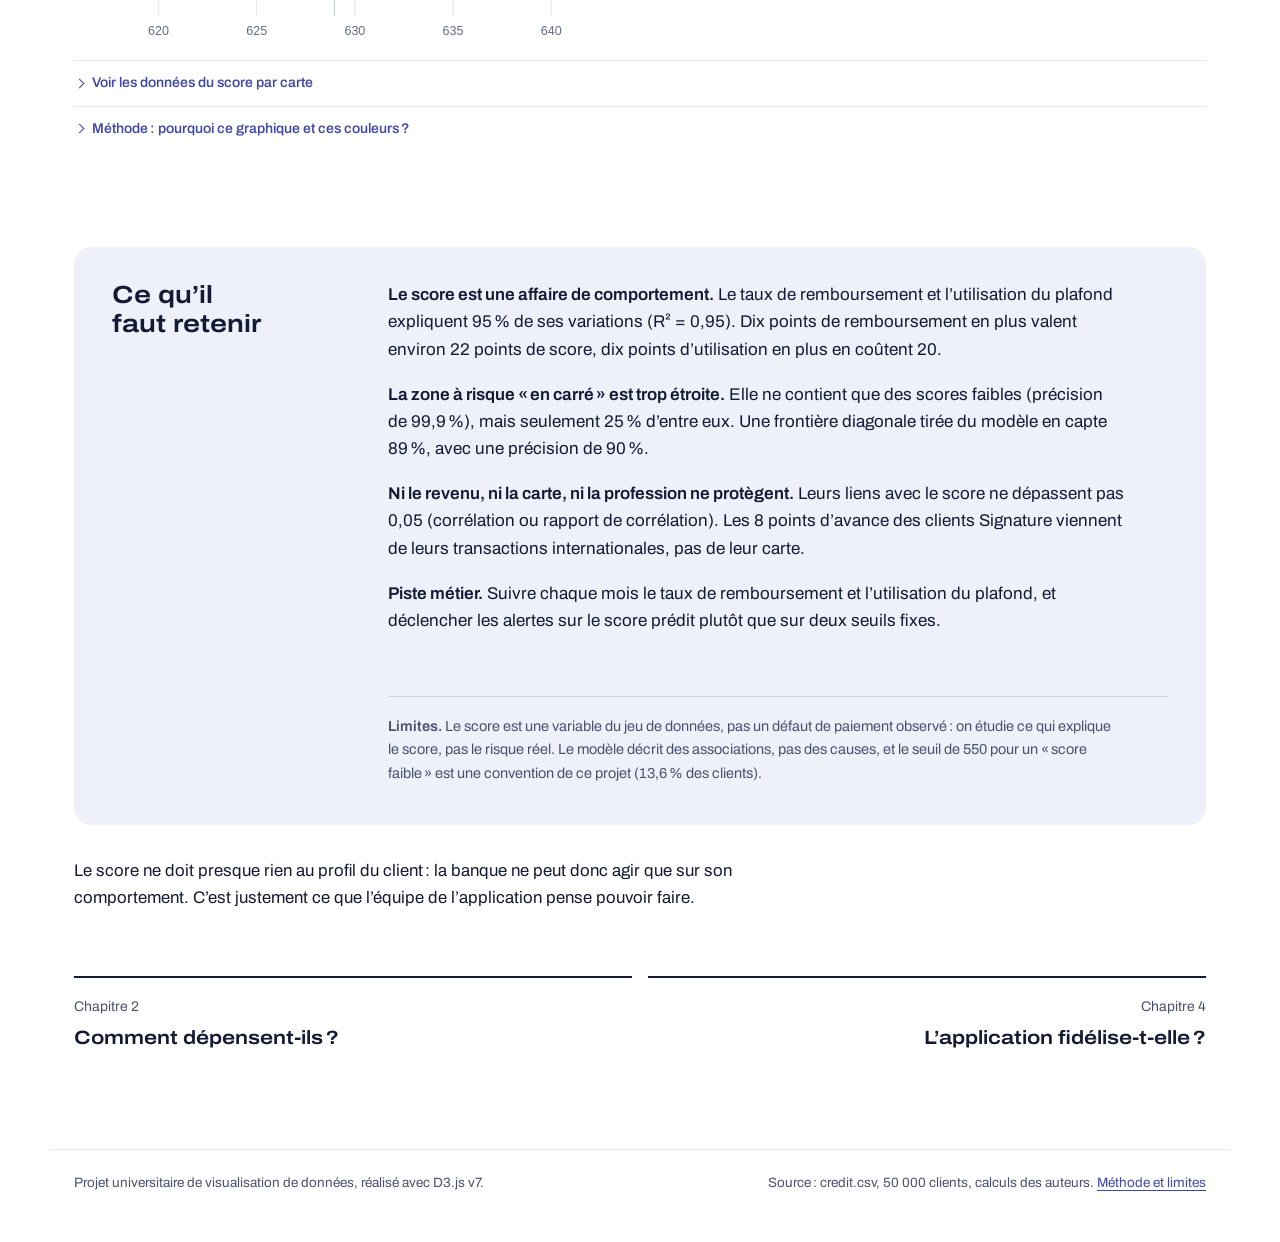
<file: risque.html>
<!doctype html>
<html lang="fr">
<head>
<meta charset="utf-8">
<meta name="viewport" content="width=device-width, initial-scale=1">
<title>Qui présente un risque ? · Cartes de crédit</title>
<meta name="description" content="Chapitre 3 : ce qui explique le score de crédit de 50 000 porteurs de carte, zone à risque, modèle et simulateur.">
<script>try{var t=localStorage.getItem("cc-theme");if(t)document.documentElement.dataset.theme=t}catch(e){}</script>
<link rel="icon" href="data:image/svg+xml,%3Csvg xmlns='http://www.w3.org/2000/svg' viewBox='0 0 32 32'%3E%3Crect x='1' y='6' width='30' height='20' rx='3.5' fill='%23282b79'/%3E%3Crect x='5' y='12' width='7' height='6' rx='1.4' fill='%23aab4e5'/%3E%3C/svg%3E">
<link rel="stylesheet" href="assets/css/style.css">
</head>
<body>
<a class="skip" href="#contenu">Aller au contenu</a>
<header class="site-header">
  <div class="inner">
    <a class="brand" href="index.html">
      <svg viewBox="0 0 26 17" aria-hidden="true"><rect class="mark-body" width="26" height="17" rx="3"/><rect class="mark-chip" x="4" y="5.5" width="6" height="5" rx="1.2"/></svg>
      <span>Cartes de crédit</span>
    </a>
    <nav class="chapters" aria-label="Chapitres">
      <a href="profil.html"><span class="n">1</span><span>Profil</span></a>
      <a href="depenses.html"><span class="n">2</span><span>Dépenses</span></a>
      <a href="risque.html" aria-current="page"><span class="n">3</span><span>Risque</span></a>
      <a href="engagement.html"><span class="n">4</span><span>Engagement</span></a>
      <a href="conclusion.html">Conclusion</a>
      <a href="methodologie.html">Méthode</a>
    </nav>
    <button class="theme-toggle" type="button" aria-label="Changer de thème">
      <svg class="sun" viewBox="0 0 24 24" fill="none" stroke="currentColor" stroke-width="1.8" stroke-linecap="round" aria-hidden="true"><circle cx="12" cy="12" r="4.2"/><path d="M12 2.5v2.2M12 19.3v2.2M4.6 4.6l1.6 1.6M17.8 17.8l1.6 1.6M2.5 12h2.2M19.3 12h2.2M4.6 19.4l1.6-1.6M17.8 6.2l1.6-1.6"/></svg>
      <svg class="moon" viewBox="0 0 24 24" fill="none" stroke="currentColor" stroke-width="1.8" stroke-linejoin="round" aria-hidden="true"><path d="M20 14.5A8.5 8.5 0 0 1 9.5 4a8.5 8.5 0 1 0 10.5 10.5Z"/></svg>
    </button>
  </div>
</header>

<main id="contenu">
  <header class="chapter-head">
    <p class="kicker">Chapitre 3 sur 4</p>
    <h1>Qui présente un risque&#8239;?</h1>
    <p class="lead">Le score de crédit se lit presque entièrement sur deux comportements&#8239;: la part de sa facture que le client rembourse, et la part de son plafond qu’il utilise. La carte, le revenu ou la profession n’y changent presque rien.</p>
    <div class="panel contexte" style="margin-top:24px;max-width:72ch">
      <p class="kicker" style="margin:0 0 8px">La demande des risques</p>
      <p style="margin:0">Aujourd’hui, le service risques signale un client dès qu’il utilise plus de 60&#8239;% de son plafond et rembourse moins de la moitié de sa facture. La règle a un avantage&#8239;: elle s’explique en une phrase aux conseillers. Mais l’équipe a l’impression qu’elle réagit trop tard pour certains clients, et voudrait savoir si cette impression est fondée. Elle se demande aussi s’il faut surveiller de plus près certaines cartes ou certaines professions. Dans ce chapitre, on parle de client fragile quand le score est inférieur à 550.</p>
    </div>
  </header>

  <div class="filters" role="region" aria-label="Filtres">
    <div class="inner" id="filtres"></div>
  </div>

  <!-- A. Zone à risque -->
  <section class="section" aria-labelledby="t-a">
    <div class="section-head">
      <h2 id="t-a">La zone à risque&#8239;: forte utilisation, faible remboursement</h2>
      <p class="dek">Chaque client est placé selon la part de son plafond qu’il utilise (horizontal) et la part de sa facture qu’il rembourse (vertical)&#8239;; la couleur donne son score. Déplacez les seuils, changez de frontière, ou sélectionnez une zone à la souris.</p>
      <p class="lien-methode" style="margin:8px 0 0;font-size:14px"><a href="#methode-1" data-methode>Voir la méthode de ce graphique ↓</a></p>
    </div>
    <div class="toolbar">
      <div id="vue-a"></div>
      <div class="control">Frontière <div id="frontiere"></div></div>
    </div>
    <div class="toolbar" style="margin-top:4px">
      <label class="control" id="ctl-u">Utilisation &gt; <input type="range" id="seuil-u" min="30" max="90" step="5" value="60"><output for="seuil-u" id="out-u">60&#8239;%</output></label>
      <label class="control" id="ctl-p">Remboursement &lt; <input type="range" id="seuil-p" min="20" max="90" step="5" value="50"><output for="seuil-p" id="out-p">50&#8239;%</output></label>
      <label class="control" id="ctl-s" hidden>Score prédit &lt; <input type="range" id="seuil-s" min="480" max="660" step="10" value="550"><output for="seuil-s" id="out-s">550</output></label>
    </div>
    <div class="legend" id="leg-a"></div>
    <div class="fig-grid">
      <figure class="figure"><div class="chart" id="chart-a"></div></figure>
      <aside class="panel" id="panel-a" aria-live="polite"></aside>
    </div>
    <div class="fig-notes">
      <p><b>Lecture&#8239;:</b> la zone «&#8239;utilisation &gt; 60&#8239;% et remboursement &lt; 50&#8239;%&#8239;» regroupe 3,5&#8239;% des clients, dont le score moyen est de 469 contre 635 pour les autres. Elle ne contient pourtant qu’un quart des scores faibles (inférieurs à 550)&#8239;: les lignes grises montrent que le score baisse en diagonale, pas en carré.</p>
      <p><b>Champ&#8239;:</b> clients retenus par les filtres. En vue «&#8239;Clients&#8239;», 4&nbsp;000 clients tirés au hasard sont dessinés (taille du point&#8239;: solde impayé)&#8239;; les statistiques du panneau portent sur tous les clients retenus.</p>
    </div>
    <details class="more" data-table="t-a"><summary>Voir les données</summary><div class="body"></div></details>
    <details class="more why" id="methode-1"><summary>Méthode&#8239;: pourquoi ce graphique et ces couleurs&#8239;?</summary><div class="body">
    <div class="table-wrap"><table class="data methode">
    <caption class="sr-only">Encodage du graphique</caption>
    <thead><tr><th scope="col">Donnée</th><th scope="col">Type de variable</th><th scope="col">Variable visuelle (Bertin)</th><th scope="col" class="c">Rang de Mackinlay</th></tr></thead>
    <tbody>
<tr><th scope="row">Utilisation du plafond</th><td>Quantitative</td><td>Position horizontale</td><td class="c">1</td></tr>
<tr><th scope="row">Taux de remboursement</th><td>Quantitative</td><td>Position verticale</td><td class="c">1</td></tr>
<tr><th scope="row">Score de crédit</th><td>Quantitative</td><td>Couleur divergente (luminosité et teinte)</td><td class="c">6</td></tr>
<tr><th scope="row">Solde impayé</th><td>Quantitative</td><td>Taille du point</td><td class="c">4</td></tr>
<tr><th scope="row">Zone à risque</th><td>Nominale (dedans ou dehors)</td><td>Fond rouge, contour et icône</td><td class="c">2</td></tr>
    </tbody></table></div>
    <div class="table-wrap" style="margin-top:14px"><table class="data methode">
    <caption class="sr-only">Choix du graphique</caption>
    <tbody>
<tr><th scope="row">Graphique retenu</th><td>Les deux comportements expliquent le score. Ils prennent donc les deux positions. La couleur est moins précise pour le score. Elle est complétée par la vue «&#8239;Score moyen&#8239;», par les lignes d’iso-score et par le tableau.</td></tr>
<tr><th scope="row">Graphiques écartés</th><td>Un graphique en 3D créerait des occlusions. Les 50&nbsp;000 points bruts satureraient l’affichage. D’où l’échantillon de 4&nbsp;000 points et la carte de chaleur. Une zone rectangulaire seule serait trompeuse (voir la précision et le rappel).</td></tr>
<tr><th scope="row">Couleurs</th><td>Échelle divergente du rouge au bleu en passant par le gris. Elle est centrée sur la moyenne de 629. Le gris efface les clients ordinaires. Le couple rouge et bleu reste distinct pour les daltoniens. La zone à risque ne repose jamais sur la couleur seule.</td></tr>
    </tbody></table></div>
    <p class="source" style="margin-top:14px">Calculs et choix détaillés sur la page Méthode&#8239;: <a href="methodologie.html#m-stats">méthodes statistiques</a>, <a href="methodologie.html#m-variables">variables visuelles</a>, <a href="methodologie.html#m-choix">graphiques retenus et écartés</a>.</p>
    </div></details>
    <p class="recit" style="max-width:68ch;margin:32px 0 0;font-size:1.05rem;line-height:1.65">L’impression de l’équipe était juste. La règle actuelle se trompe rarement, mais elle laisse passer la plupart des clients fragiles. Prenons un client qui utilise 50&#8239;% de son plafond et ne rembourse que 40&#8239;% de sa facture&#8239;: il ne franchit aucun des deux seuils, et pourtant son score tombe sous 550. Le bouton «&#8239;Diagonale&#8239;» permet de comparer les deux règles. Pour tracer cette nouvelle frontière, il faut d’abord mesurer le poids de chaque comportement.</p>
  </section>

  <!-- B. Modèle -->
  <section class="section" aria-labelledby="t-b">
    <div class="section-head">
      <h2 id="t-b">Deux comportements expliquent 95&#8239;% du score</h2>
      <p class="dek">Effet de chaque variable sur le score, estimé par une régression linéaire sur les 50&nbsp;000 clients (indépendante des filtres). À droite, le simulateur applique ce modèle à un client fictif.</p>
      <p class="lien-methode" style="margin:8px 0 0;font-size:14px"><a href="#methode-2" data-methode>Voir la méthode de ce graphique ↓</a></p>
    </div>
    <div class="fig-split">
      <div>
        <h3>Effet sur le score, toutes choses égales par ailleurs</h3>
        <p class="sub">En points de score&#8239;; bleu&#8239;: le score monte, rouge&#8239;: il baisse.</p>
        <div class="chart" id="chart-b"></div>
        <p class="sub" id="r2" style="margin-top:12px"></p>
      </div>
      <div class="panel" id="simulateur">
        <h3>Simulateur de score</h3>
        <p style="margin:0 0 12px">Réglez le profil d’un client fictif.</p>
        <div id="sim-controls" style="display:grid;gap:10px"></div>
        <div style="margin-top:16px;display:flex;align-items:baseline;gap:12px;flex-wrap:wrap">
          <span class="big" id="sim-score">—</span>
          <span id="sim-rang"></span>
        </div>
        <div class="chart" id="chart-sim" style="margin-top:6px"></div>
        <p class="hint" id="sim-statut"></p>
      </div>
    </div>
    <div class="fig-notes">
      <p><b>Lecture&#8239;:</b> à profil égal par ailleurs, rembourser 10 points de facture en plus fait gagner 22 points de score&#8239;; utiliser 10 points de plafond en plus en fait perdre 20. Recourir aux avances d’espèces coûte 10 points.</p>
      <p><b>Champ&#8239;:</b> 50&nbsp;000 clients&#8239;; modèle linéaire estimé par les moindres carrés (voir la page Méthode).</p>
    </div>
    <details class="more" data-table="t-b"><summary>Voir les données</summary><div class="body"></div></details>
    <details class="more why" id="methode-2"><summary>Méthode&#8239;: pourquoi ce graphique et ces couleurs&#8239;?</summary><div class="body">
    <div class="table-wrap"><table class="data methode">
    <caption class="sr-only">Encodage du graphique</caption>
    <thead><tr><th scope="col">Donnée</th><th scope="col">Type de variable</th><th scope="col">Variable visuelle (Bertin)</th><th scope="col" class="c">Rang de Mackinlay</th></tr></thead>
    <tbody>
<tr><th scope="row">Effet sur le score</th><td>Quantitative (signée)</td><td>Longueur depuis zéro</td><td class="c">2</td></tr>
<tr><th scope="row">Variable du modèle</th><td>Nominale</td><td>Position verticale, une ligne par variable</td><td class="c">1</td></tr>
<tr><th scope="row">Sens de l’effet</th><td>Nominale</td><td>Côté gauche ou droit (position), doublé de la teinte</td><td class="c">1 (position), 2 (teinte)</td></tr>
    </tbody></table></div>
    <div class="table-wrap" style="margin-top:14px"><table class="data methode">
    <caption class="sr-only">Choix du graphique</caption>
    <tbody>
<tr><th scope="row">Graphique retenu</th><td>Des barres divergentes exprimées en effets concrets, par exemple «&#8239;+10 points de remboursement&#8239;». Le simulateur applique le même modèle à un client fictif.</td></tr>
<tr><th scope="row">Graphiques écartés</th><td>Un tableau de coefficients bruts mélangerait des unités incomparables. Des coefficients standardisés seraient comparables mais trop abstraits pour un public non statisticien.</td></tr>
<tr><th scope="row">Couleurs</th><td>Les mêmes pôles que l’échelle du score. Bleu quand le score monte et rouge quand il baisse.</td></tr>
    </tbody></table></div>
    <p class="source" style="margin-top:14px">Calculs et choix détaillés sur la page Méthode&#8239;: <a href="methodologie.html#m-stats">méthodes statistiques</a>, <a href="methodologie.html#m-variables">variables visuelles</a>, <a href="methodologie.html#m-choix">graphiques retenus et écartés</a>.</p>
    </div></details>
    <p class="recit" style="max-width:68ch;margin:32px 0 0;font-size:1.05rem;line-height:1.65">Ce score se calcule chaque mois avec des données que la banque a déjà. Le simulateur pourrait même servir en agence&#8239;: un conseiller y montrerait à un client ce qu’il gagnerait à rembourser un peu plus. Il reste la seconde question du service&#8239;: faut-il surveiller certains clients de plus près que d’autres&#8239;?</p>
  </section>

  <!-- C. Corrélations et cartes -->
  <section class="section" aria-labelledby="t-c">
    <div class="section-head">
      <h2 id="t-c">Ni le revenu ni la carte ne protègent</h2>
      <p class="dek">Corrélations entre les variables financières (cliquez sur une case pour voir le nuage de points correspondant), puis score moyen par carte avant et après prise en compte du comportement.</p>
      <p class="lien-methode" style="margin:8px 0 0;font-size:14px"><a href="#methode-3" data-methode>Voir la méthode de ce graphique ↓</a></p>
    </div>
    <div class="legend" id="leg-c"></div>
    <div class="fig-grid wide-side">
      <figure class="figure"><div class="chart" id="chart-c"></div></figure>
      <div>
        <h3 id="pair-title" style="font-size:1rem;font-weight:620;margin:4px 0 2px"></h3>
        <p id="pair-sub" style="font-size:14px;color:var(--ink-2);margin:0 0 4px"></p>
        <div class="chart" id="chart-pair"></div>
      </div>
    </div>
    <div class="fig-notes">
      <p><b>Lecture&#8239;:</b> le score est fortement lié au remboursement (+0,77) et à l’utilisation du plafond (−0,60), et presque pas au revenu (+0,03) ni à la dépense (+0,03).</p>
      <p><b>Champ&#8239;:</b> clients retenus par les filtres (coefficients de Pearson)&#8239;; nuage tiré de l’échantillon aléatoire de 3&nbsp;000 clients.</p>
    </div>
    <details class="more" data-table="t-c"><summary>Voir les données</summary><div class="body"></div></details>
    <details class="more why" id="methode-3"><summary>Méthode&#8239;: pourquoi ce graphique et ces couleurs&#8239;?</summary><div class="body">
    <div class="table-wrap"><table class="data methode">
    <caption class="sr-only">Encodage du graphique</caption>
    <thead><tr><th scope="col">Donnée</th><th scope="col">Type de variable</th><th scope="col">Variable visuelle (Bertin)</th><th scope="col" class="c">Rang de Mackinlay</th></tr></thead>
    <tbody>
<tr><th scope="row">Paire de variables</th><td>Nominale</td><td>Position (ligne et colonne)</td><td class="c">1</td></tr>
<tr><th scope="row">Coefficient de corrélation</th><td>Quantitative (signée, de −1 à +1)</td><td>Couleur divergente, doublée du chiffre écrit</td><td class="c">6</td></tr>
    </tbody></table></div>
    <div class="table-wrap" style="margin-top:14px"><table class="data methode">
    <caption class="sr-only">Choix du graphique</caption>
    <tbody>
<tr><th scope="row">Graphique retenu</th><td>Une matrice triangulaire. La couleur repère les liens forts et le chiffre permet de les lire exactement. Un clic sur une case affiche le nuage de points correspondant.</td></tr>
<tr><th scope="row">Graphiques écartés</th><td>Une matrice de 10 × 10 nuages serait illisible. Le nuage unique sert à vérifier qu’une corrélation proche de zéro ne cache pas une relation non linéaire.</td></tr>
<tr><th scope="row">Couleurs</th><td>Même divergente que le score. Bleu pour un lien positif et rouge pour un lien négatif. Le gris signale l’absence de lien. La ligne «&#8239;Score&#8239;» est encadrée.</td></tr>
    </tbody></table></div>
    <p class="source" style="margin-top:14px">Calculs et choix détaillés sur la page Méthode&#8239;: <a href="methodologie.html#m-stats">méthodes statistiques</a>, <a href="methodologie.html#m-variables">variables visuelles</a>, <a href="methodologie.html#m-choix">graphiques retenus et écartés</a>.</p>
    </div></details>

    <div style="margin-top:56px" class="fig-split">
      <div>
        <h3>Le petit avantage des cartes haut de gamme s’explique par l’étranger</h3>
        <p class="sub">Score moyen observé, puis à remboursement, utilisation et transactions internationales égaux. 50&nbsp;000 clients, indépendant des filtres.</p>
      <p class="lien-methode" style="margin:8px 0 0;font-size:14px"><a href="#methode-4" data-methode>Voir la méthode de ce graphique ↓</a></p>
        <div class="legend" id="leg-c2"></div>
        <div class="chart" id="chart-c2"></div>
      </div>
      <div class="fig-notes" style="margin-top:44px">
        <p><b>Lecture&#8239;:</b> les clients Signature ont un score moyen de 637, soit 8 points de plus que l’ensemble. Ils font aussi 7,9 transactions internationales en moyenne, chacune associée à +2 points de score. Une fois ce facteur pris en compte, l’écart entre cartes tombe sous 2 points.</p>
        <p><b>Méthode&#8239;:</b> le score «&#8239;à comportement égal&#8239;» est la moyenne des résidus d’une régression du score sur le remboursement, l’utilisation et les transactions internationales, à laquelle on ajoute la moyenne générale.</p>
      </div>
    </div>
    <details class="more" data-table="t-c2"><summary>Voir les données du score par carte</summary><div class="body"></div></details>
    <details class="more why" id="methode-4"><summary>Méthode&#8239;: pourquoi ce graphique et ces couleurs&#8239;?</summary><div class="body">
    <div class="table-wrap"><table class="data methode">
    <caption class="sr-only">Encodage du graphique</caption>
    <thead><tr><th scope="col">Donnée</th><th scope="col">Type de variable</th><th scope="col">Variable visuelle (Bertin)</th><th scope="col" class="c">Rang de Mackinlay</th></tr></thead>
    <tbody>
<tr><th scope="row">Score moyen observé</th><td>Quantitative</td><td>Position</td><td class="c">1</td></tr>
<tr><th scope="row">Score à comportement égal</th><td>Quantitative</td><td>Position</td><td class="c">1</td></tr>
<tr><th scope="row">Type de carte</th><td>Ordinale</td><td>Position verticale</td><td class="c">1</td></tr>
<tr><th scope="row">Observé ou ajusté</th><td>Nominale</td><td>Forme (cercle vide ou plein)</td><td class="c">6</td></tr>
    </tbody></table></div>
    <div class="table-wrap" style="margin-top:14px"><table class="data methode">
    <caption class="sr-only">Choix du graphique</caption>
    <tbody>
<tr><th scope="row">Graphique retenu</th><td>Des haltères relient les deux moyennes de chaque carte. La longueur du segment donne l’écart. L’axe va de 620 à 642 pour rendre visibles des écarts de quelques points.</td></tr>
<tr><th scope="row">Graphiques écartés</th><td>Des barres groupées imposeraient un axe partant de zéro. Des écarts de 8 points sur 637 deviendraient invisibles.</td></tr>
<tr><th scope="row">Couleurs</th><td>Le point plein prend la couleur de sa carte et le cercle vide reste neutre. Le trait gris marque la moyenne générale.</td></tr>
    </tbody></table></div>
    <p class="source" style="margin-top:14px">Calculs et choix détaillés sur la page Méthode&#8239;: <a href="methodologie.html#m-stats">méthodes statistiques</a>, <a href="methodologie.html#m-variables">variables visuelles</a>, <a href="methodologie.html#m-choix">graphiques retenus et écartés</a>.</p>
    </div></details>
  </section>

  <section class="takeaways" aria-labelledby="t-retenir">
    <div class="box">
      <h2 id="t-retenir">Ce qu’il faut retenir</h2>
      <div class="items">
        <p><strong>Le score est une affaire de comportement.</strong> Le taux de remboursement et l’utilisation du plafond expliquent 95&#8239;% de ses variations (R² = 0,95). Dix points de remboursement en plus valent environ 22 points de score, dix points d’utilisation en plus en coûtent 20.</p>
        <p><strong>La zone à risque «&#8239;en carré&#8239;» est trop étroite.</strong> Elle ne contient que des scores faibles (précision de 99,9&#8239;%), mais seulement 25&#8239;% d’entre eux. Une frontière diagonale tirée du modèle en capte 89&#8239;%, avec une précision de 90&#8239;%.</p>
        <p><strong>Ni le revenu, ni la carte, ni la profession ne protègent.</strong> Leurs liens avec le score ne dépassent pas 0,05 (corrélation ou rapport de corrélation). Les 8 points d’avance des clients Signature viennent de leurs transactions internationales, pas de leur carte.</p>
        <p><strong>Piste métier.</strong> Suivre chaque mois le taux de remboursement et l’utilisation du plafond, et déclencher les alertes sur le score prédit plutôt que sur deux seuils fixes.</p>
      </div>
      <div class="limits">
        <p><strong>Limites.</strong> Le score est une variable du jeu de données, pas un défaut de paiement observé&#8239;: on étudie ce qui explique le score, pas le risque réel. Le modèle décrit des associations, pas des causes, et le seuil de 550 pour un «&#8239;score faible&#8239;» est une convention de ce projet (13,6&#8239;% des clients).</p>
      </div>
    </div>
    <p class="recit" style="max-width:68ch;margin:32px 0 0;font-size:1.05rem;line-height:1.65">Le score ne doit presque rien au profil du client&#8239;: la banque ne peut donc agir que sur son comportement. C’est justement ce que l’équipe de l’application pense pouvoir faire.</p>
  </section>

  <nav class="chapter-nav" aria-label="Chapitres précédent et suivant">
    <a href="depenses.html"><small>Chapitre 2</small><strong>Comment dépensent-ils&#8239;?</strong></a>
    <a class="next" href="engagement.html"><small>Chapitre 4</small><strong>L’application fidélise-t-elle&#8239;?</strong></a>
  </nav>
</main>

<footer class="site-footer">
  <p>Projet universitaire de visualisation de données, réalisé avec D3.js v7.</p>
  <p>Source&#8239;: credit.csv, 50&nbsp;000 clients, calculs des auteurs. <a href="methodologie.html">Méthode et limites</a></p>
</footer>

<script src="assets/js/d3.v7.min.js"></script>
<script src="data/donnees.js"></script>
<script src="assets/js/commun.js"></script>
<script src="assets/js/risque.js"></script>
<script>
/* Lien « Voir la méthode » : ouvre le volet du graphique et le fait défiler à l'écran. */
(function(){
  function ouvrir(id, defiler){
    var d = document.getElementById(id);
    if (!d || d.tagName !== "DETAILS") return false;
    d.open = true;
    if (defiler) {
      var calme = window.matchMedia && matchMedia("(prefers-reduced-motion: reduce)").matches;
      d.scrollIntoView({behavior: calme ? "auto" : "smooth", block: "start"});
      var s = d.querySelector("summary"); if (s) s.focus({preventScroll: true});
    }
    return true;
  }
  document.addEventListener("click", function(e){
    var a = e.target.closest && e.target.closest("a[data-methode]");
    if (!a) return;
    if (ouvrir(a.getAttribute("href").slice(1), true)) {
      e.preventDefault();
      try { history.replaceState(null, "", a.getAttribute("href")); } catch(_) {}
    }
  });
  if (location.hash) ouvrir(location.hash.slice(1), false);
})();
</script>
</body>
</html>
</file>
<file: assets/css/style.css>
/* =========================================================================
   Cartes de crédit — feuille de style unique
   Système : une seule famille (Archivo variable) ; la largeur sert de voix :
   titres en version large (font-stretch 125 %), texte en largeur normale,
   étiquettes de graphiques légèrement condensées.
   Couleurs : rampe ordinale « encre » pour les 5 cartes (une teinte, du clair
   au foncé), palette catégorielle validée (daltonisme) pour les 7 catégories
   de dépenses, échelle divergente rouge ↔ bleu pour le score de crédit.
   ========================================================================= */

@font-face {
  font-family: "Archivo";
  src: url("../fonts/archivo-variable-latin.woff2") format("woff2");
  font-weight: 100 900;
  font-stretch: 62% 125%;
  font-display: swap;
}

/* ---------- Jetons de couleur : thème clair ---------- */
:root {
  color-scheme: light;
  --page: #ffffff;
  --plane: #f3f4f9;
  --tint: #eef0fa;
  --ink: #141a33;
  --ink-2: #4a516d;
  --muted: #636b85;
  --hair: #e4e6ef;
  --axis: #bfc4d4;
  --ring: rgba(20, 26, 51, 0.13);
  --accent: #4048a6;
  --accent-strong: #282b79;
  /* Mesure unique sans lien avec une carte (teinte distincte de la rampe des cartes) */
  --mesure: #0e7c86;
  --on-accent: #ffffff;
  --critical: #c42f2f;
  --critical-wash: rgba(196, 47, 47, 0.07);
  --tip-bg: #ffffff;
  --tip-shadow: 0 10px 30px rgba(20, 26, 51, 0.16);

  /* Cartes (ordinal, du moins au plus haut de gamme) */
  --card-0: #aab4e5;
  --card-1: #828fd9;
  --card-2: #5e6ac5;
  --card-3: #4048a6;
  --card-4: #282b79;

  /* Diagramme de flux du chapitre 1 : une couleur par carte (bleu, vert, jaune, orange, violet) */
  --flux-0: #2a78d6;
  --flux-1: #008300;
  --flux-2: #eda100;
  --flux-3: #d24d1c;
  --flux-4: #4a3aa7;

  /* Catégories de dépenses (palette catégorielle validée, ordre fixe) */
  --cat-0: #2a78d6;
  --cat-1: #eb6834;
  --cat-2: #1baf7a;
  --cat-3: #eda100;
  --cat-4: #e87ba4;
  --cat-5: #008300;
  --cat-6: #4a3aa7;

  /* Score : divergente rouge (faible) ↔ gris ↔ bleu (élevé) */
  --div-lo: #9e1618;
  --div-lo-2: #d24d45;
  --div-lo-3: #eca198;
  --div-mid: #dfe2ea;
  --div-hi-3: #a2c0eb;
  --div-hi-2: #4780d2;
  --div-hi: #174a92;
  --div-mid-dot: #c3c8d5;

  --w-page: 1180px;
  --w-text: 41rem;
  --header-h: 60px;
}

/* ---------- Thème sombre : système, sauf choix explicite ---------- */
@media (prefers-color-scheme: dark) {
  :root:where(:not([data-theme="light"])) {
    color-scheme: dark;
    --page: #12161d;
    --plane: #1a1f28;
    --tint: #1d2236;
    --ink: #edf0f7;
    --ink-2: #b3bacb;
    --muted: #8a93a8;
    --hair: #252b36;
    --axis: #3a4252;
    --ring: rgba(237, 240, 247, 0.14);
    --accent: #acbaf8;
    --accent-strong: #c9d2ff;
    --mesure: #3cb4bd;
    --on-accent: #141a33;
    --critical: #f07a6e;
    --critical-wash: rgba(240, 122, 110, 0.09);
    --tip-bg: #1f2531;
    --tip-shadow: 0 10px 30px rgba(0, 0, 0, 0.45);
    --card-0: #48529d;
    --card-1: #6572c6;
    --card-2: #8695e5;
    --card-3: #acbaf8;
    --card-4: #d4dcff;
    --flux-0: #3987e5;
    --flux-1: #008300;
    --flux-2: #c98500;
    --flux-3: #c43d1a;
    --flux-4: #9085e9;
    --cat-0: #3987e5;
    --cat-1: #d95926;
    --cat-2: #199e70;
    --cat-3: #c98500;
    --cat-4: #d55181;
    --cat-5: #008300;
    --cat-6: #9085e9;
    --div-lo: #f47c70;
    --div-lo-2: #ce5249;
    --div-lo-3: #873f39;
    --div-mid: #3d4350;
    --div-hi-3: #3e5b87;
    --div-hi-2: #5787ce;
    --div-hi: #8bb9fd;
    --div-mid-dot: #4a5162;
  }
}
:root[data-theme="dark"] {
  color-scheme: dark;
  --page: #12161d;
  --plane: #1a1f28;
  --tint: #1d2236;
  --ink: #edf0f7;
  --ink-2: #b3bacb;
  --muted: #8a93a8;
  --hair: #252b36;
  --axis: #3a4252;
  --ring: rgba(237, 240, 247, 0.14);
  --accent: #acbaf8;
  --accent-strong: #c9d2ff;
  --mesure: #3cb4bd;
  --on-accent: #141a33;
  --critical: #f07a6e;
  --critical-wash: rgba(240, 122, 110, 0.09);
  --tip-bg: #1f2531;
  --tip-shadow: 0 10px 30px rgba(0, 0, 0, 0.45);
  --card-0: #48529d;
  --card-1: #6572c6;
  --card-2: #8695e5;
  --card-3: #acbaf8;
  --card-4: #d4dcff;
  --flux-0: #3987e5;
  --flux-1: #008300;
  --flux-2: #c98500;
  --flux-3: #c43d1a;
  --flux-4: #9085e9;
  --cat-0: #3987e5;
  --cat-1: #d95926;
  --cat-2: #199e70;
  --cat-3: #c98500;
  --cat-4: #d55181;
  --cat-5: #008300;
  --cat-6: #9085e9;
  --div-lo: #f47c70;
  --div-lo-2: #ce5249;
  --div-lo-3: #873f39;
  --div-mid: #3d4350;
  --div-hi-3: #3e5b87;
  --div-hi-2: #5787ce;
  --div-hi: #8bb9fd;
  --div-mid-dot: #4a5162;
}

/* ---------- Base ---------- */
*, *::before, *::after { box-sizing: border-box; }
html { -webkit-text-size-adjust: 100%; text-size-adjust: 100%; scroll-padding-top: calc(var(--header-h) + 72px); }
body {
  margin: 0;
  font-family: "Archivo", system-ui, -apple-system, "Segoe UI", Roboto, sans-serif;
  font-size: 1.0625rem;
  line-height: 1.6;
  font-stretch: 100%;
  color: var(--ink);
  background: var(--page);
  -webkit-font-smoothing: antialiased;
}
p { margin: 0 0 1em; }
a { color: var(--accent); text-decoration-thickness: 1px; text-underline-offset: 3px; }
a:hover { text-decoration-thickness: 2px; }
strong, b { font-weight: 620; }
h1, h2, h3 { margin: 0; color: var(--ink); text-wrap: balance; }
:focus-visible { outline: 2px solid var(--accent); outline-offset: 3px; border-radius: 4px; }
[hidden] { display: none !important; }
.sr-only { position: absolute; width: 1px; height: 1px; padding: 0; margin: -1px; overflow: hidden; clip: rect(0 0 0 0); white-space: nowrap; border: 0; }
.skip { position: absolute; left: 12px; top: -48px; z-index: 100; background: var(--accent-strong); color: var(--on-accent); padding: 8px 14px; border-radius: 8px; }
.skip:focus { top: 10px; }
.num { font-variant-numeric: tabular-nums; }

/* ---------- En-tête et navigation ---------- */
.site-header {
  position: sticky; top: 0; z-index: 40;
  background: var(--page);
  border-bottom: 1px solid var(--hair);
}
.site-header .inner {
  max-width: var(--w-page); margin: 0 auto; padding: 0 24px;
  height: var(--header-h); display: flex; align-items: center; gap: 20px;
}
.brand {
  display: flex; align-items: center; gap: 10px; flex: none;
  font-stretch: 125%; font-weight: 700; font-size: 15px; letter-spacing: 0.005em;
  color: var(--ink); text-decoration: none;
}
.brand svg { width: 26px; height: 17px; flex: none; }
.brand .mark-body { fill: var(--accent-strong); }
.brand .mark-chip { fill: var(--card-0); }
.chapters { display: flex; gap: 2px; margin-left: auto; overflow-x: auto; scrollbar-width: none; }
.chapters::-webkit-scrollbar { display: none; }
.chapters a {
  display: flex; align-items: baseline; gap: 6px; white-space: nowrap;
  padding: 7px 11px; border-radius: 8px;
  color: var(--ink-2); text-decoration: none; font-size: 15px;
}
.chapters a:hover { color: var(--ink); background: var(--plane); }
.chapters a[aria-current="page"] { color: var(--ink); background: var(--plane); font-weight: 600; }
.chapters .n { color: var(--muted); font-variant-numeric: tabular-nums; font-weight: 500; }
.theme-toggle {
  flex: none; width: 38px; height: 38px; display: grid; place-items: center;
  border: 1px solid var(--ring); border-radius: 10px; background: var(--page);
  color: var(--ink-2); cursor: pointer;
}
.theme-toggle:hover { color: var(--ink); background: var(--plane); }
.theme-toggle svg { width: 18px; height: 18px; }
.theme-toggle .moon { display: none; }
:root[data-theme="dark"] .theme-toggle .sun { display: none; }
:root[data-theme="dark"] .theme-toggle .moon { display: block; }
@media (prefers-color-scheme: dark) {
  :root:where(:not([data-theme="light"])) .theme-toggle .sun { display: none; }
  :root:where(:not([data-theme="light"])) .theme-toggle .moon { display: block; }
}

/* ---------- En-tête de chapitre ---------- */
.chapter-head { max-width: var(--w-page); margin: 0 auto; padding: 64px 24px 8px; }
.chapter-head .kicker { font-size: 15px; color: var(--ink-2); margin: 0 0 14px; font-variant-numeric: tabular-nums; }
.chapter-head h1 {
  font-stretch: 125%; font-weight: 660;
  font-size: clamp(2.15rem, 4.8vw, 3.75rem); line-height: 1.02; letter-spacing: -0.018em;
  max-width: 17ch;
}
.chapter-head .lead { font-size: clamp(1.12rem, 1.6vw, 1.3rem); line-height: 1.55; color: var(--ink-2); max-width: var(--w-text); margin: 22px 0 0; }

/* ---------- Barre de filtres (une seule, au-dessus des graphiques) ---------- */
.filters {
  position: sticky; top: var(--header-h); z-index: 30;
  background: var(--plane);
  background: color-mix(in srgb, var(--plane) 94%, transparent);
  -webkit-backdrop-filter: blur(10px); backdrop-filter: blur(10px);
  border-top: 1px solid var(--hair); border-bottom: 1px solid var(--hair);
  margin-top: 40px;
}
.filters .inner {
  max-width: var(--w-page); margin: 0 auto; padding: 10px 24px;
  display: flex; flex-wrap: wrap; align-items: center; gap: 10px 20px;
}
.filter { display: flex; align-items: center; gap: 8px; font-size: 14px; color: var(--ink-2); }
.filters .count { margin-left: auto; font-size: 14px; color: var(--ink-2); font-variant-numeric: tabular-nums; }
.filters .count strong { color: var(--ink); }
.btn-link {
  font: inherit; font-size: 14px; color: var(--accent); background: none; border: 0; padding: 4px 2px;
  cursor: pointer; text-decoration: underline; text-underline-offset: 3px;
}
.btn-link[hidden] { display: none; }

select {
  font: inherit; font-size: 14px; color: var(--ink);
  padding: 6px 30px 6px 10px; min-height: 34px;
  border: 1px solid var(--ring); border-radius: 8px; background-color: var(--page);
  background-image: linear-gradient(45deg, transparent 50%, var(--ink-2) 50%), linear-gradient(135deg, var(--ink-2) 50%, transparent 50%);
  background-position: calc(100% - 15px) 55%, calc(100% - 10px) 55%;
  background-size: 5px 5px, 5px 5px; background-repeat: no-repeat;
  -webkit-appearance: none; appearance: none; cursor: pointer;
}
select:hover { border-color: var(--axis); }

/* Contrôle segmenté */
.seg { display: inline-flex; gap: 2px; padding: 3px; background: var(--plane); border-radius: 10px; }
.seg button {
  font: inherit; font-size: 14px; color: var(--ink-2); background: transparent;
  border: 0; border-radius: 8px; padding: 6px 12px; cursor: pointer; white-space: nowrap;
}
.seg button:hover { color: var(--ink); }
.seg button[aria-pressed="true"] {
  color: var(--ink); background: var(--page); font-weight: 600;
  box-shadow: 0 0 0 1px var(--ring), 0 1px 2px rgba(20, 26, 51, 0.08);
}
.control { display: flex; align-items: center; gap: 10px; font-size: 14px; color: var(--ink-2); }
.control output { min-width: 3.4em; color: var(--ink); font-weight: 600; font-variant-numeric: tabular-nums; }
input[type="range"] { accent-color: var(--accent); width: 150px; margin: 0; }
input[type="checkbox"] { accent-color: var(--accent); width: 16px; height: 16px; margin: 0; }

/* ---------- Sections et figures ---------- */
.section { max-width: var(--w-page); margin: 0 auto; padding: 80px 24px 0; }
.section-head { max-width: 46rem; }
.section-head h2 {
  font-stretch: 116%; font-weight: 640;
  font-size: clamp(1.42rem, 2.5vw, 1.9rem); line-height: 1.14; letter-spacing: -0.01em;
  margin: 0 0 12px;
}
.section-head .dek { color: var(--ink-2); margin: 0; max-width: var(--w-text); }
.toolbar { display: flex; flex-wrap: wrap; align-items: center; gap: 12px 24px; margin: 22px 0 6px; }
.legend { display: flex; flex-wrap: wrap; gap: 6px 18px; font-size: 14px; color: var(--ink-2); margin: 14px 0 4px; }
.legend .key { display: inline-flex; align-items: center; gap: 7px; }
.legend .sw { width: 12px; height: 12px; border-radius: 3px; flex: none; }
.legend .sw.line { height: 2px; width: 18px; border-radius: 1px; }
.legend .sw.dot { border-radius: 50%; width: 10px; height: 10px; }
.legend .sw.zone { background: var(--critical-wash); box-shadow: inset 0 0 0 1px var(--critical); }
.legend .ramp { width: 160px; height: 10px; border-radius: 5px; }
.figure { margin: 8px 0 0; position: relative; }
.chart { position: relative; width: 100%; min-height: 40px; }
.chart svg { display: block; overflow: visible; max-width: 100%; }
.fig-grid { display: grid; grid-template-columns: minmax(0, 1fr) 300px; gap: 28px; align-items: start; }
.fig-grid.wide-side { grid-template-columns: minmax(0, 1fr) 340px; }
.fig-split { display: grid; grid-template-columns: repeat(2, minmax(0, 1fr)); gap: 48px; align-items: start; margin-top: 28px; }
.fig-split h3, .panel h3 { font-size: 1.02rem; font-weight: 620; margin: 0 0 4px; }
.fig-split .sub { font-size: 14px; color: var(--ink-2); margin: 0 0 10px; }

.fig-notes { margin-top: 16px; font-size: 14px; line-height: 1.55; color: var(--ink-2); max-width: 50rem; }
.fig-notes p { margin: 0 0 3px; }
.fig-notes b { color: var(--ink); font-weight: 600; }

details.more { border-top: 1px solid var(--hair); margin-top: 14px; }
details.more + details.more { margin-top: 0; }
details.more > summary {
  cursor: pointer; list-style: none; padding: 11px 0; font-size: 14px; font-weight: 560; color: var(--accent);
  display: flex; align-items: center; gap: 9px;
}
details.more > summary::-webkit-details-marker { display: none; }
details.more > summary::before {
  content: ""; width: 7px; height: 7px; border-right: 1.6px solid currentColor; border-bottom: 1.6px solid currentColor;
  transform: rotate(-45deg); transition: transform 0.15s ease; margin-left: 2px;
}
details.more[open] > summary::before { transform: rotate(45deg); }
details.more .body { padding: 2px 0 16px; font-size: 15px; color: var(--ink-2); max-width: 50rem; }
details.more .body p:last-child { margin-bottom: 0; }
details.why .body p { margin: 0 0 10px; }
details.why .body b { color: var(--ink); }
details.why .body em { font-style: normal; color: var(--ink); font-weight: 560; }
details.why .body .change { border-left: 3px solid var(--mesure); padding: 2px 0 2px 12px; }

/* Tableaux de données (vue accessible de chaque graphique) */
.table-wrap { overflow-x: auto; max-height: 420px; overflow-y: auto; border: 1px solid var(--hair); border-radius: 10px; }
table.data { border-collapse: collapse; width: 100%; font-size: 13.5px; font-variant-numeric: tabular-nums; }
table.data th, table.data td { padding: 7px 12px; text-align: right; border-bottom: 1px solid var(--hair); white-space: nowrap; }
table.data th:first-child, table.data td:first-child { text-align: left; }
table.data thead th { position: sticky; top: 0; background: var(--plane); color: var(--ink); font-weight: 600; }
table.data tbody tr:last-child td { border-bottom: 0; }
table.data td { color: var(--ink-2); }
table.data td:first-child { color: var(--ink); }

/* Panneau latéral (statistiques d'une sélection) */
.panel { background: var(--plane); border-radius: 14px; padding: 20px 20px 18px; font-size: 14px; color: var(--ink-2); }
.panel .big { font-size: 2.1rem; font-weight: 600; color: var(--ink); line-height: 1.1; letter-spacing: -0.01em; }
.panel .row { display: flex; justify-content: space-between; gap: 12px; padding: 7px 0; border-bottom: 1px solid var(--hair); }
.panel .row:last-child { border-bottom: 0; }
.panel .row span:last-child { color: var(--ink); font-weight: 600; font-variant-numeric: tabular-nums; }
.panel .hint { margin: 12px 0 0; font-size: 13px; }
.panel .bar { height: 8px; border-radius: 4px; background: var(--hair); overflow: hidden; display: flex; gap: 2px; margin: 8px 0 4px; }
.panel .bar i { display: block; height: 100%; }
.status { display: inline-flex; align-items: center; gap: 6px; color: var(--critical); font-weight: 600; }
.status svg { width: 14px; height: 14px; }

/* ---------- Ce qu'il faut retenir ---------- */
.takeaways { max-width: var(--w-page); margin: 0 auto; padding: 96px 24px 0; }
.takeaways .box { background: var(--tint); border-radius: 18px; padding: 34px 38px; display: grid; grid-template-columns: 15rem minmax(0, 1fr); gap: 36px; }
.takeaways h2 { font-stretch: 116%; font-weight: 650; font-size: 1.55rem; line-height: 1.15; }
.takeaways .items { display: grid; gap: 18px; }
.takeaways .items p { margin: 0; max-width: 46rem; }
.takeaways .items strong { color: var(--ink); }
.limits { margin: 26px 0 0; padding-top: 18px; border-top: 1px solid var(--ring); font-size: 14.5px; color: var(--ink-2); grid-column: 2; }
.limits p { margin: 0 0 6px; max-width: 46rem; }

/* ---------- Navigation entre chapitres ---------- */
.chapter-nav { max-width: var(--w-page); margin: 0 auto; padding: 64px 24px 0; display: grid; grid-template-columns: 1fr 1fr; gap: 16px; }
.chapter-nav a { display: block; padding: 18px 0 0; border-top: 2px solid var(--ink); text-decoration: none; color: var(--ink); }
.chapter-nav a:hover strong { text-decoration: underline; text-underline-offset: 4px; }
.chapter-nav .next { text-align: right; grid-column: 2; }
.chapter-nav small { display: block; font-size: 14px; color: var(--ink-2); margin-bottom: 4px; }
.chapter-nav strong { font-stretch: 116%; font-weight: 640; font-size: 1.2rem; }

.site-footer { max-width: var(--w-page); margin: 96px auto 0; padding: 22px 24px 48px; border-top: 1px solid var(--hair); font-size: 13.5px; color: var(--ink-2); display: flex; flex-wrap: wrap; gap: 8px 32px; justify-content: space-between; }
.site-footer p { margin: 0; }

/* ---------- Infobulle ---------- */
.tip {
  position: fixed; left: 0; top: 0; z-index: 100; pointer-events: none;
  background: var(--tip-bg); color: var(--ink);
  border-radius: 10px; box-shadow: var(--tip-shadow), 0 0 0 1px var(--ring);
  padding: 10px 12px 9px; font-size: 13.5px; line-height: 1.4;
  min-width: 150px; max-width: 290px;
  opacity: 0; transition: opacity 0.12s ease;
}
.tip.on { opacity: 1; }
.tip .t-title { font-weight: 600; color: var(--ink); margin-bottom: 6px; }
.tip .t-sub { color: var(--ink-2); font-size: 12.5px; margin: -3px 0 6px; }
.tip .t-row { display: grid; grid-template-columns: 14px minmax(0, 1fr) auto; align-items: center; gap: 8px; padding: 1px 0; }
.tip .t-row.no-key { grid-template-columns: minmax(0, 1fr) auto; }
.tip .t-key { width: 14px; height: 3px; border-radius: 2px; }
.tip .t-label { color: var(--ink-2); }
.tip .t-val { font-weight: 650; text-align: right; font-variant-numeric: tabular-nums; }
.tip .t-note { color: var(--ink-2); font-size: 12.5px; margin-top: 6px; }

/* ---------- Habillage des graphiques SVG ---------- */
svg text { font-family: inherit; }
.axis text { fill: var(--muted); font-size: 12.5px; font-stretch: 96%; font-variant-numeric: tabular-nums; }
.axis .domain { stroke: var(--axis); }
.axis .tick line { stroke: var(--axis); }
.axis.no-domain .domain { display: none; }
.axis.cat text { fill: var(--ink-2); font-size: 13.5px; font-stretch: 100%; }
.grid .tick line { stroke: var(--hair); }
.grid .domain { display: none; }
.grid text { display: none; }
.axis-title { fill: var(--ink-2); font-size: 13px; }
.baseline { stroke: var(--axis); }
.val-label { fill: var(--ink); font-size: 12.5px; font-weight: 600; font-variant-numeric: tabular-nums; }
.val-label.soft { fill: var(--ink-2); font-weight: 500; }
.in-label { font-size: 12px; font-weight: 600; font-variant-numeric: tabular-nums; pointer-events: none; }
.annot text { fill: var(--ink); font-size: 13px; }
.annot text tspan { font-size: 13px; }
.annot .soft { fill: var(--ink-2); }
.annot line, .annot path { stroke: var(--ink-2); stroke-width: 1; fill: none; }
.empty-msg { fill: var(--ink-2); font-size: 14px; }
.halo { paint-order: stroke; stroke: var(--page); stroke-width: 3.5px; stroke-linejoin: round; }
.mark { cursor: default; }
.mark.is-hover, .mark:focus { filter: brightness(1.08) saturate(1.05); }
.mark:focus { outline: none; }
.mark:focus-visible { stroke: var(--ink); stroke-width: 2px; }
.is-dim { opacity: 0.22; }
.hit { fill: transparent; }
.crosshair { stroke: var(--ink-2); stroke-width: 1; pointer-events: none; }
.zone-rect { fill: var(--critical-wash); stroke: var(--critical); stroke-width: 1; }
.threshold { stroke: var(--ink-2); stroke-width: 1; }
.iso { fill: none; stroke: var(--ink-2); stroke-width: 1; opacity: 0.55; }
.iso-label { fill: var(--ink-2); font-size: 11.5px; }
.brush .selection { fill: var(--accent); fill-opacity: 0.08; stroke: var(--accent); stroke-width: 1.5; }
.brush .handle { fill: transparent; }

/* ---------- Accueil ---------- */
.hero { max-width: var(--w-page); margin: 0 auto; padding: 76px 24px 32px; }
.hero h1 {
  font-stretch: 125%; font-weight: 680;
  font-size: clamp(2rem, 4.15vw, 3.45rem); line-height: 1.04; letter-spacing: -0.022em;
}
.hero h1 span { display: block; }
.hero-body { display: grid; grid-template-columns: minmax(0, 0.8fr) minmax(0, 1.2fr); gap: 40px; align-items: end; margin-top: 8px; }
.hero .lead { font-size: clamp(1.1rem, 1.5vw, 1.25rem); color: var(--ink-2); max-width: 32rem; margin: 30px 0 30px; }
.fan-wrap { margin: 0; }
.btn {
  display: inline-flex; align-items: center; gap: 10px;
  background: var(--accent-strong); color: var(--on-accent);
  padding: 12px 18px; border-radius: 10px; font-weight: 600; text-decoration: none; font-size: 15.5px;
}
.btn:hover { text-decoration: none; filter: brightness(1.12); }
.btn.ghost { background: transparent; color: var(--ink); box-shadow: inset 0 0 0 1px var(--ring); }
.hero .actions { display: flex; flex-wrap: wrap; gap: 12px; }

.fan-wrap { position: relative; }
.fan { position: relative; width: 100%; height: 300px; }
.pcard {
  position: absolute; left: 0; top: 0;
  border-radius: 4.2% / 6.6%;
  padding: 5.2% 6%;
  display: flex; flex-direction: column; justify-content: space-between;
  box-shadow: 0 1px 0 rgba(255, 255, 255, 0.18) inset, 0 18px 40px -18px rgba(20, 26, 51, 0.5), 0 0 0 1px rgba(20, 26, 51, 0.06);
  transform-origin: 50% 100%;
  transition: transform 0.35s cubic-bezier(.2, .7, .2, 1), box-shadow 0.35s;
  cursor: default; outline: none; overflow: hidden;
  font-variant-numeric: tabular-nums;
}
.pcard .top { display: flex; justify-content: space-between; align-items: flex-start; gap: 8px; }
.pcard .tier { font-stretch: 125%; font-weight: 680; letter-spacing: 0.01em; line-height: 1; }
.pcard .share { font-weight: 600; opacity: 0.9; line-height: 1; }
.pcard .chip { width: 17%; aspect-ratio: 1.3; border-radius: 18%; margin: 3% 0 0; opacity: 0.85; }
.pcard .bottom { display: flex; justify-content: space-between; align-items: flex-end; gap: 8px; }
.pcard .count { font-weight: 600; line-height: 1.05; }
.pcard .count small { display: block; font-weight: 500; opacity: 0.82; font-size: 0.72em; margin-top: 3px; }
.pcard.light-ink { color: #141a33; }
.pcard.light-ink .chip { background: rgba(20, 26, 51, 0.22); }
.pcard.dark-ink { color: #ffffff; }
.pcard.dark-ink .chip { background: rgba(255, 255, 255, 0.32); }
.pcard:hover, .pcard:focus-visible { box-shadow: 0 1px 0 rgba(255, 255, 255, 0.18) inset, 0 28px 50px -18px rgba(20, 26, 51, 0.6), 0 0 0 2px var(--accent); }
.fan-caption { font-size: 13.5px; color: var(--ink-2); margin: 10px 0 0; text-align: right; }

.kpis-wrap { max-width: var(--w-page); margin: 0 auto; padding: 24px 24px 0; }
.kpis { display: grid; grid-template-columns: repeat(5, minmax(0, 1fr)); border-top: 1px solid var(--hair); border-bottom: 1px solid var(--hair); }
.kpi { padding: 22px 22px 20px; border-left: 1px solid var(--hair); min-width: 0; }
.kpi:first-child { border-left: 0; padding-left: 0; }
.kpi .label { font-size: 14px; color: var(--ink-2); }
.kpi .value { font-size: clamp(1.9rem, 2.8vw, 2.45rem); font-weight: 600; line-height: 1.12; letter-spacing: -0.012em; margin-top: 6px; white-space: nowrap; }
.kpi .value.alert { color: var(--critical); }
.kpi .note { font-size: 13px; color: var(--ink-2); margin-top: 4px; }
.kpi .spark { display: block; margin-top: 10px; height: 30px; width: 100%; }

.home-section { max-width: var(--w-page); margin: 0 auto; padding: 88px 24px 0; }
.home-section > h2 { font-stretch: 116%; font-weight: 650; font-size: clamp(1.5rem, 2.6vw, 2rem); line-height: 1.12; margin: 0 0 10px; }
.home-section > .dek { color: var(--ink-2); max-width: var(--w-text); margin: 0 0 28px; }
.chapter-list { display: grid; grid-template-columns: repeat(2, minmax(0, 1fr)); gap: 20px; }
.chapter-tile {
  display: grid; grid-template-columns: minmax(0, 1fr) 150px; gap: 20px; align-items: start;
  padding: 24px 24px 26px; border-radius: 16px; background: var(--plane);
  text-decoration: none; color: var(--ink);
  transition: background 0.15s;
}
.chapter-tile:hover { background: var(--tint); }
.chapter-tile .k { font-size: 14px; color: var(--ink-2); font-variant-numeric: tabular-nums; }
.chapter-tile h3 { font-stretch: 116%; font-weight: 640; font-size: 1.32rem; line-height: 1.15; margin: 6px 0 10px; }
.chapter-tile p { margin: 0; color: var(--ink-2); font-size: 15.5px; }
.chapter-tile .go { display: inline-block; margin-top: 14px; font-size: 14.5px; font-weight: 600; color: var(--accent); }
.chapter-tile .mini { width: 150px; height: 112px; }
.synthesis { display: grid; grid-template-columns: minmax(0, 1fr) 22rem; gap: 40px; align-items: start; }
.synthesis .notes p { color: var(--ink-2); font-size: 15.5px; }
.synthesis .notes strong { color: var(--ink); }

/* Diagramme de synthèse */
.node rect { fill: var(--page); stroke: var(--ink); stroke-width: 1.4; }
.node.target rect { fill: var(--tint); }
.node text { fill: var(--ink); font-size: 13.5px; font-weight: 560; }
.edge { fill: none; stroke: var(--ink-2); stroke-linecap: round; }
.edge.weak { stroke: var(--axis); }
.edge-label { fill: var(--ink-2); font-size: 12px; font-variant-numeric: tabular-nums; }
.edge-label-bg { fill: var(--page); }
.world-label { fill: var(--ink-2); font-size: 13px; font-weight: 600; }
.world-box { fill: none; stroke: var(--hair); stroke-width: 1.2; }

/* ---------- Méthodologie ---------- */
.prose { max-width: var(--w-page); margin: 0 auto; padding: 56px 24px 0; }
.prose h2 { font-stretch: 116%; font-weight: 640; font-size: clamp(1.35rem, 2.3vw, 1.75rem); line-height: 1.15; margin: 0 0 14px; }
.prose h3 { font-size: 1.08rem; font-weight: 620; margin: 26px 0 8px; }
.prose p, .prose li { max-width: var(--w-text); color: var(--ink-2); }
.prose p strong, .prose li strong { color: var(--ink); }
.prose ul, .prose ol { padding-left: 1.2em; margin: 0 0 1em; }
.prose li { margin-bottom: 6px; }
.prose .block { padding-top: 56px; }
.prose code { font-size: 0.92em; background: var(--plane); padding: 1px 6px; border-radius: 5px; color: var(--ink); }
.prose .table-wrap { max-height: none; margin: 14px 0 6px; }
.prose table.data td, .prose table.data th { white-space: normal; text-align: left; vertical-align: top; }
.prose table.data td.r, .prose table.data th.r { text-align: right; white-space: nowrap; }
.swatches { display: flex; flex-wrap: wrap; gap: 12px 22px; margin: 12px 0 22px; font-size: 13.5px; color: var(--ink-2); }
.swatches .sw-item { display: flex; align-items: center; gap: 8px; }
.swatches .sw { width: 28px; height: 18px; border-radius: 4px; box-shadow: inset 0 0 0 1px var(--ring); }
.pipeline { display: grid; grid-template-columns: repeat(4, minmax(0, 1fr)); gap: 12px; margin: 18px 0 8px; counter-reset: step; }
.pipeline div { background: var(--plane); border-radius: 12px; padding: 14px 16px; font-size: 14.5px; color: var(--ink-2); }
.pipeline div strong { display: block; color: var(--ink); margin-bottom: 4px; }
.pipeline div::before { counter-increment: step; content: counter(step); display: block; font-weight: 650; color: var(--accent); margin-bottom: 6px; font-variant-numeric: tabular-nums; }

/* ---------- Responsive ---------- */
@media (max-width: 1020px) {
  .hero { padding-top: 52px; }
  .hero-body { grid-template-columns: 1fr; gap: 8px; }
  .hero .lead { margin-bottom: 24px; }
  .fan { height: 300px; }
  .fig-grid, .fig-grid.wide-side { grid-template-columns: 1fr; }
  .synthesis { grid-template-columns: 1fr; }
  .kpis { grid-template-columns: repeat(3, minmax(0, 1fr)); }
  .kpi:nth-child(4) { border-left: 0; padding-left: 0; }
  .kpi:nth-child(n + 4) { border-top: 1px solid var(--hair); }
}
@media (max-width: 860px) {
  .brand .label-long { display: none; }
  .chapter-list { grid-template-columns: 1fr; }
  .fig-split { grid-template-columns: 1fr; gap: 40px; }
  .takeaways .box { grid-template-columns: 1fr; gap: 18px; padding: 28px 24px; }
  .limits { grid-column: 1; }
  .pipeline { grid-template-columns: repeat(2, minmax(0, 1fr)); }
}
@media (max-width: 720px) {
  :root { --header-h: 56px; }
  body { font-size: 1rem; }
  .site-header { position: static; }
  .site-header .inner { padding: 8px 16px 6px; gap: 6px 12px; height: auto; flex-wrap: wrap; }
  .brand { min-height: 40px; }
  .theme-toggle { margin-left: auto; }
  .chapters { order: 3; width: 100%; margin: 0 -8px; }
  .chapters a { padding: 7px 8px; font-size: 14px; }
  .chapter-head, .section, .takeaways, .chapter-nav, .hero, .kpis-wrap, .home-section, .prose { padding-left: 16px; padding-right: 16px; }
  .filters { position: static; }
  .filters .inner { padding: 10px 16px; }
  .filters .count { margin-left: 0; width: 100%; }
  .section { padding-top: 64px; }
  .kpis { grid-template-columns: repeat(2, minmax(0, 1fr)); }
  .kpi, .kpi:first-child { padding: 18px 14px 16px 0; }
  .kpi:nth-child(odd) { border-left: 0; }
  .kpi:nth-child(even) { padding-left: 14px; border-left: 1px solid var(--hair); }
  .kpi:nth-child(n + 3) { border-top: 1px solid var(--hair); }
  .kpi:nth-child(5) { grid-column: 1 / -1; }
  .chapter-tile { grid-template-columns: 1fr; }
  .chapter-tile .mini { width: 100%; max-width: 260px; height: 120px; }
  .chapter-nav { grid-template-columns: 1fr; }
  .chapter-nav .next { grid-column: 1; }
  .fan { height: 230px; }
  .site-footer { padding-left: 16px; padding-right: 16px; }
  .pipeline { grid-template-columns: 1fr; }
  input[type="range"] { width: 120px; }
}

/* Mouvement réduit */
@media (prefers-reduced-motion: reduce) {
  *, *::before, *::after { transition-duration: 0.01ms !important; animation-duration: 0.01ms !important; scroll-behavior: auto !important; }
}

/* Impression */
@media print {
  .site-header, .filters, .chapter-nav, .theme-toggle, details.more { display: none !important; }
  .section { padding-top: 32px; break-inside: avoid; }
  body { font-size: 11pt; }
}

/* Tableaux de référence (Bertin, Mackinlay) */
.prose table.data th.c, .prose table.data td.chk { text-align: center; }
.prose table.data td.chk { color: var(--accent); font-weight: 700; font-size: 15px; }
.prose table.data.mackinlay td, .prose table.data.mackinlay th { width: 30%; }
.prose table.data.mackinlay th.c { width: 10%; color: var(--ink-2); font-variant-numeric: tabular-nums; }
.prose table.data td.used { background: var(--tint); color: var(--ink); font-weight: 620; box-shadow: inset 3px 0 0 var(--accent); }
.prose .source { font-size: 13.5px; color: var(--muted); margin: 8px 0 14px; }
.prose .source em { font-style: italic; }
/* Les textes masqués (lecteurs d’écran) restent contenus dans le tableau défilant */
.table-wrap { position: relative; }

/* ---------- Mise en évidence par catégorie ---------- */
.legend button.key {
  font: inherit; font-size: 14px; color: var(--ink-2); background: none; border: 0;
  padding: 3px 7px; margin: -3px -7px; border-radius: 7px; cursor: pointer;
  transition: opacity 0.15s ease, background 0.15s ease;
}
.legend button.key:hover { background: var(--plane); color: var(--ink); }
.legend button.key[aria-pressed="true"] { background: var(--tint); color: var(--ink); font-weight: 600; box-shadow: inset 0 0 0 1px var(--ring); }
.legend .key.is-faded { opacity: 0.45; }
.legend .astuce { flex-basis: 100%; font-size: 13px; color: var(--muted); margin-top: 2px; }
.is-faded { opacity: 0.12; }
svg .is-faded, svg .is-dim { transition: opacity 0.15s ease; }
.focus-label { font-size: 12px; font-weight: 650; font-variant-numeric: tabular-nums; pointer-events: none; }
.end-label { cursor: pointer; }
</file>
<file: Base_Version1/css/style.css>
body {
  font-family: 'Segoe UI', Tahoma, Geneva, Verdana, sans-serif;
  background-color: #f8fafc;
  margin: 0;
  padding: 20px;
  color: #1e293b;
}

header {
  margin-bottom: 25px;
}

.chart-navigation {
  display: flex;
  flex-wrap: wrap;
  gap: 8px;
  margin-top: 20px;
  border-bottom: 1px solid #cbd5e1;
}

.chart-navigation a {
  padding: 10px 14px;
  border-bottom: 3px solid transparent;
  color: #475569;
  font-weight: 600;
  text-decoration: none;
}

.chart-navigation a:hover,
.chart-navigation a.is-active {
  border-bottom-color: #0f766e;
  color: #0f766e;
}

.chart-navigation a:focus-visible {
  outline: 2px solid #0f766e;
  outline-offset: 2px;
}

.page-content {
  max-width: 1000px;
  margin: 0 auto;
}

.chart-page[hidden] {
  display: none;
}

.card {
  background: #ffffff;
  border-radius: 8px;
  padding: 20px;
  box-shadow: 0 4px 6px -1px rgba(0, 0, 0, 0.1);
}

.card h2 {
  font-size: 1.1rem;
  margin-top: 0;
  color: #334155;
  border-bottom: 2px solid #e2e8f0;
  padding-bottom: 8px;
}

select {
  padding: 6px 12px;
  border-radius: 4px;
  border: 1px solid #cbd5e1;
  margin-bottom: 15px;
}

svg {
  max-width: 100%;
  height: auto;
}

@media (max-width: 600px) {
  body {
    padding: 16px;
  }

  .chart-navigation {
    gap: 0 8px;
  }

  .chart-navigation a {
    padding: 9px 4px;
    font-size: 0.9rem;
  }

  .card {
    padding: 14px;
    overflow-x: auto;
  }
}

.business-impact-card {
  margin-top: 25px;
  padding: 20px;
  background: #f8fafc;
  border: 1px solid #e2e8f0;
  border-left: 5px solid #0f766e;
  border-radius: 8px;
}

.business-impact-card h3 {
  margin-top: 0;
  color: #0f766e;
  font-size: 1.1rem;
  margin-bottom: 15px;
}

.impact-grid {
  display: flex;
  flex-direction: column;
  gap: 16px;
}

.impact-item {
  background: #ffffff;
  padding: 14px 16px;
  border-radius: 6px;
  border: 1px solid #cbd5e1;
}

.impact-item h4 {
  margin: 0 0 8px 0;
  color: #1e293b;
  font-size: 0.95rem;
}

.impact-item p {
  margin: 4px 0;
  font-size: 0.88rem;
  color: #334155;
  line-height: 1.4;
}

.impact-item ul {
  margin: 6px 0 0 0;
  padding-left: 20px;
  font-size: 0.88rem;
  color: #475569;
}

.impact-item li {
  margin-bottom: 4px;
}
</file>
